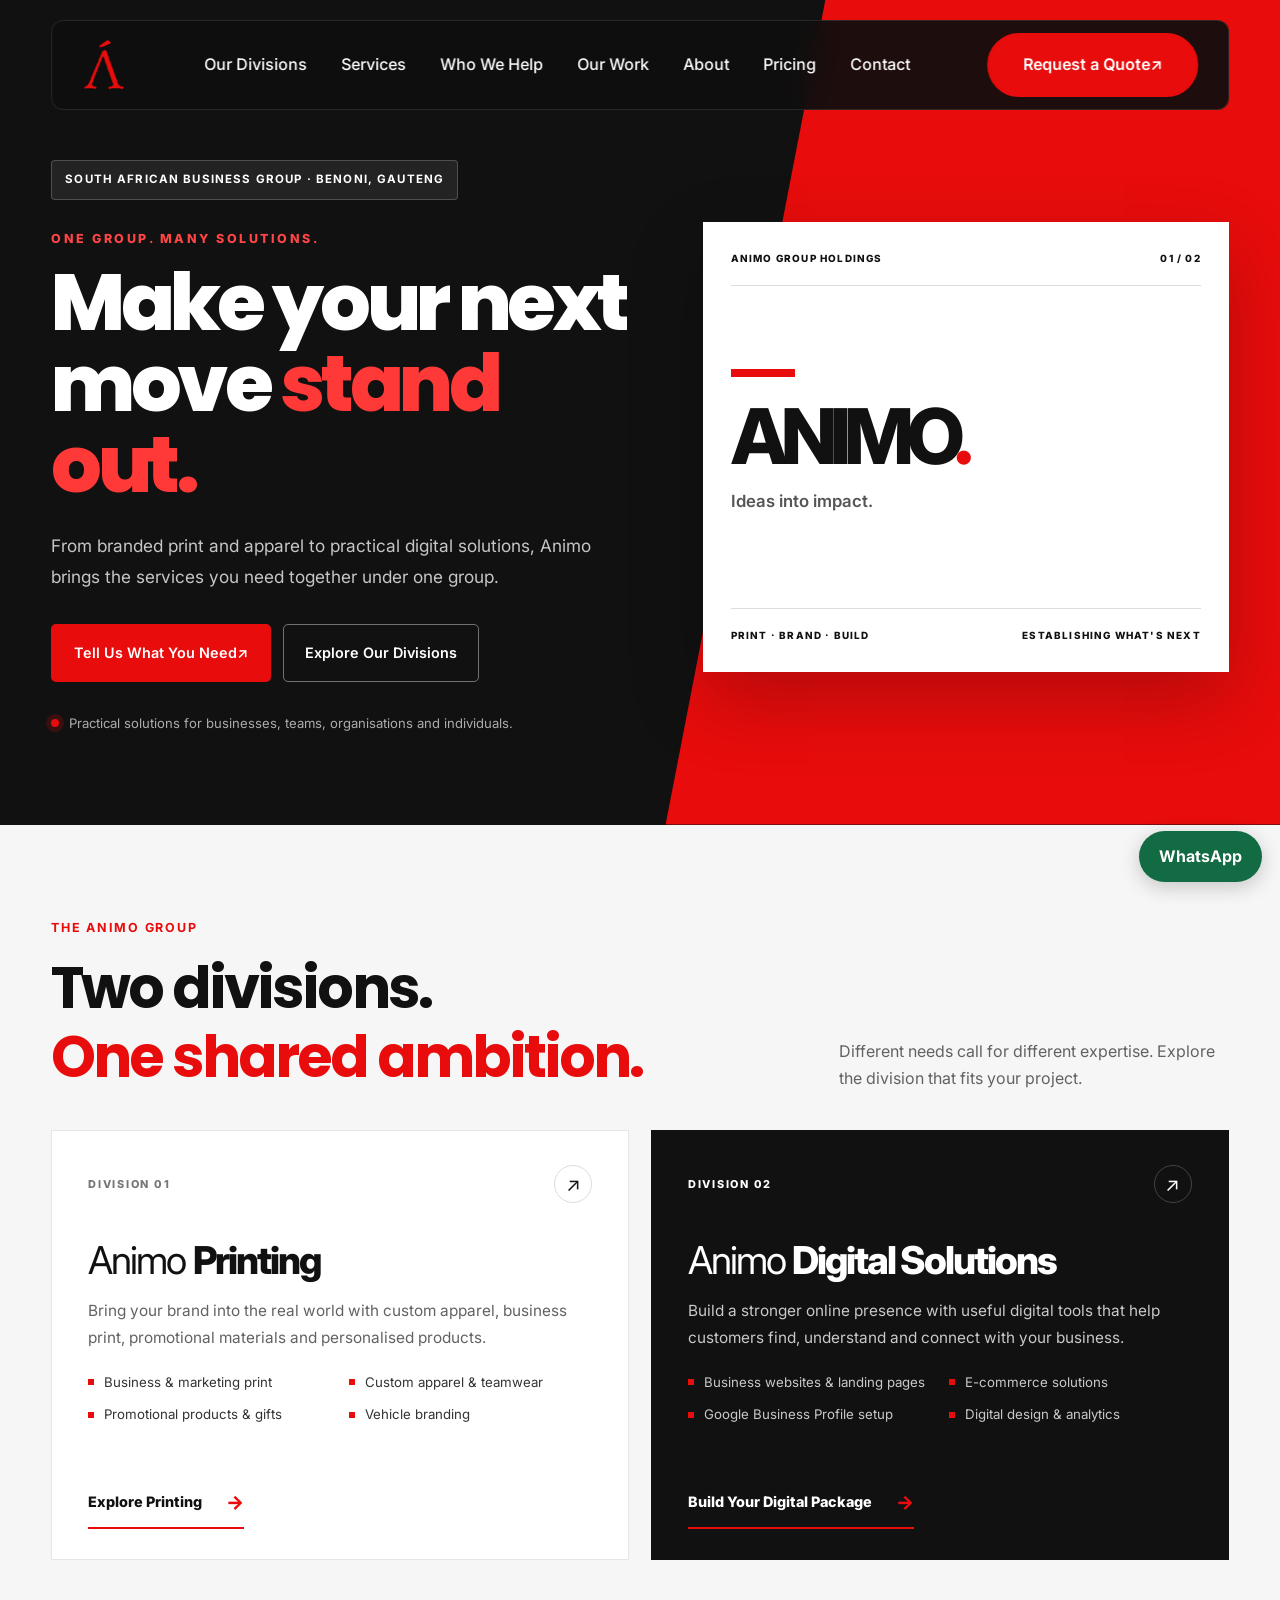
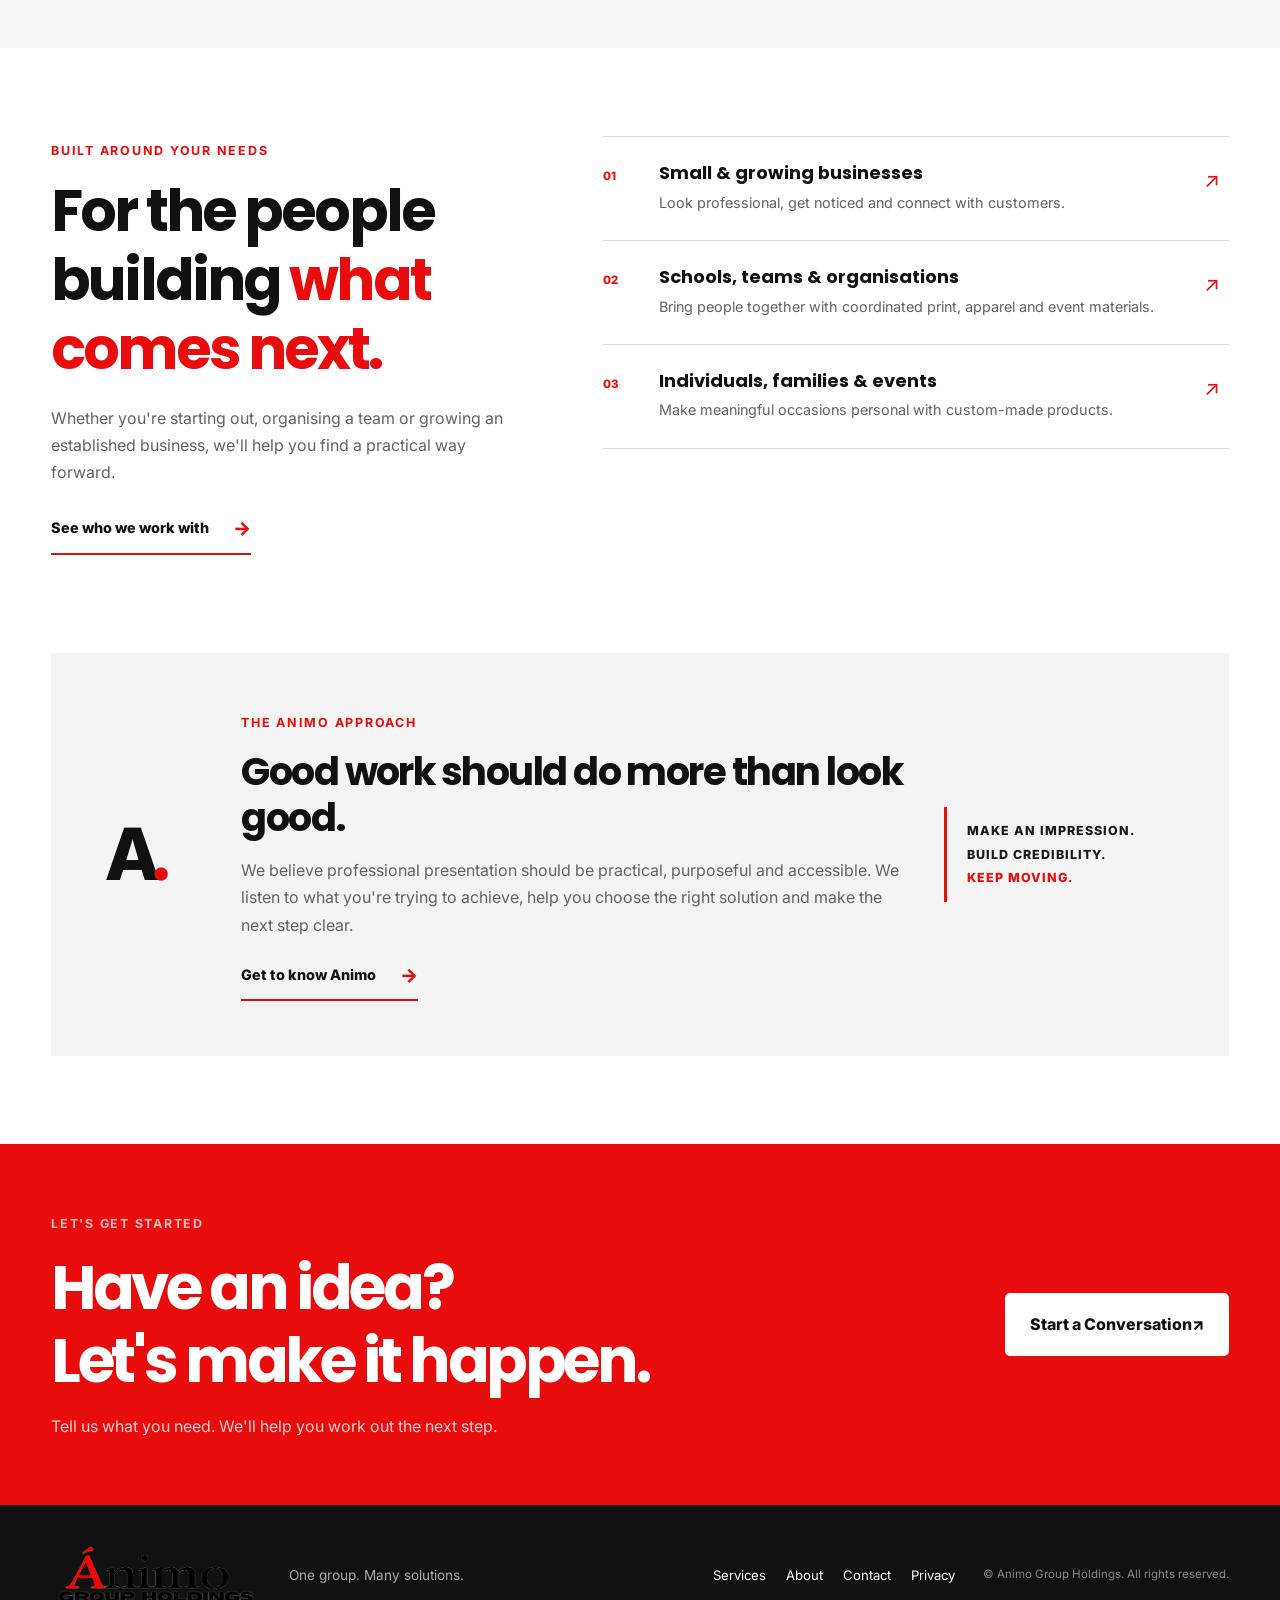
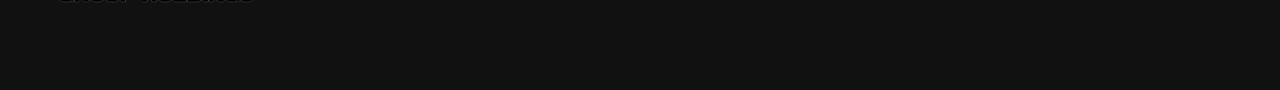
<file: index.html>
<!DOCTYPE html>
<html lang="en">
<head>
<meta charset="UTF-8">
<meta name="viewport" content="width=device-width, initial-scale=1.0">
<title>Animo Group Holdings | One Group. Many Solutions.</title>
<meta name="description" content="Animo Group Holdings brings together Animo Printing and Animo Digital Solutions to help businesses, organisations and individuals present themselves professionally. Based in Benoni, Gauteng.">
<link rel="canonical" href="https://animogroup.pages.dev/">
<meta property="og:type" content="website">
<meta property="og:site_name" content="Animo Group Holdings">
<meta property="og:title" content="Animo Group Holdings | One Group. Many Solutions.">
<meta property="og:description" content="Printing, branding and digital solutions from one South African business group.">
<meta property="og:url" content="https://animogroup.pages.dev/">
<meta name="theme-color" content="#E80C0C">
<link rel="stylesheet" href="assets/css/style.css">
<link rel="stylesheet" href="assets/css/logo.css">
<link rel="stylesheet" href="assets/css/packages.css">
<script async src="https://www.googletagmanager.com/gtag/js?id=G-RNE1MM3JN4"></script>
<script>window.dataLayer=window.dataLayer||[];function gtag(){dataLayer.push(arguments);}gtag('js',new Date());gtag('config','G-RNE1MM3JN4');</script>
<link rel="icon" type="image/svg+xml" href="assets/images/animo-a.svg"><link rel="preconnect" href="https://fonts.googleapis.com"><link rel="preconnect" href="https://fonts.gstatic.com" crossorigin></head>
<body class="home-redesign">
<a class="skip-link" href="#main-content">Skip to main content</a>
<header id="header">
  <nav class="navbar container" aria-label="Main navigation">
    <a href="index.html" class="logo" aria-label="Animo Group Holdings home"><img src="assets/images/animo-a.svg" alt="Animo"></a>
    <ul class="nav-menu">
      <li><a href="#divisions">Our Divisions</a></li><li><a href="services.html">Services</a></li><li><a href="industries.html">Who We Help</a></li><li><a href="portfolio.html">Our Work</a></li><li><a href="about.html">About</a></li><li><a href="digital-pricing.html">Pricing</a></li><li><a href="contact.html">Contact</a></li>
    </ul>
    <a href="contact.html#quote" class="btn btn-primary nav-cta">Request a Quote <span aria-hidden="true">↗</span></a>
    <button class="menu-toggle" aria-label="Open navigation menu" aria-expanded="false">☰</button>
  </nav>
</header>
<main id="main-content" tabindex="-1">
  <section id="hero" class="red-hero">
    <div class="container red-hero-grid">
      <div class="red-hero-copy">
        <span class="hero-badge">SOUTH AFRICAN BUSINESS GROUP · BENONI, GAUTENG</span>
        <p class="red-kicker">ONE GROUP. MANY SOLUTIONS.</p>
        <h1>Make your next move <span>stand out.</span></h1>
        <p class="hero-description">From branded print and apparel to practical digital solutions, Animo brings the services you need together under one group.</p>
        <div class="hero-buttons"><a href="contact.html#quote" class="btn btn-primary">Tell Us What You Need <span aria-hidden="true">↗</span></a><a href="#divisions" class="btn btn-secondary">Explore Our Divisions</a></div>
        <div class="red-hero-note"><span class="red-dot"></span> Practical solutions for businesses, teams, organisations and individuals.</div>
      </div>
      <div class="red-hero-art" aria-label="Animo's two trading divisions">
        <div class="hero-art-top"><span>ANIMO GROUP HOLDINGS</span><span>01 / 02</span></div>
        <div class="hero-art-main"><span class="hero-art-line"></span><span class="hero-art-word">ANIMO<span>.</span></span><p>Ideas into impact.</p></div>
        <div class="hero-art-bottom"><span>PRINT · BRAND · BUILD</span><span>ESTABLISHING WHAT'S NEXT</span></div>
      </div>
    </div>
  </section>
  <section id="divisions" class="division-section">
    <div class="container">
      <div class="section-heading division-heading"><div><span class="section-eyebrow">THE ANIMO GROUP</span><h2>Two divisions.<br><span>One shared ambition.</span></h2></div><p>Different needs call for different expertise. Explore the division that fits your project.</p></div>
      <div class="division-grid">
        <article class="division-card printing-card">
          <div class="division-card-top"><span class="division-index">DIVISION 01</span><span class="division-symbol" aria-hidden="true">↗</span></div>
          <div class="division-name">Animo <strong>Printing</strong></div>
          <p>Bring your brand into the real world with custom apparel, business print, promotional materials and personalised products.</p>
          <ul><li>Business & marketing print</li><li>Custom apparel & teamwear</li><li>Promotional products & gifts</li><li>Vehicle branding</li></ul>
          <a class="division-link" href="services.html">Explore Printing <span aria-hidden="true">→</span></a>
        </article>
        <article class="division-card digital-card">
          <div class="division-card-top"><span class="division-index">DIVISION 02</span><span class="division-symbol" aria-hidden="true">↗</span></div>
          <div class="division-name">Animo <strong>Digital Solutions</strong></div>
          <p>Build a stronger online presence with useful digital tools that help customers find, understand and connect with your business.</p>
          <ul><li>Business websites & landing pages</li><li>E-commerce solutions</li><li>Google Business Profile setup</li><li>Digital design & analytics</li></ul>
          <a class="division-link" href="digital-pricing.html">Build Your Digital Package <span aria-hidden="true">→</span></a>
        </article>
      </div>
    </div>
  </section>
  <section class="audience-section">
    <div class="container audience-layout">
      <div><span class="section-eyebrow">BUILT AROUND YOUR NEEDS</span><h2>For the people building <span>what comes next.</span></h2><p>Whether you're starting out, organising a team or growing an established business, we'll help you find a practical way forward.</p><a href="industries.html" class="text-link">See who we work with <span aria-hidden="true">→</span></a></div>
      <div class="audience-list">
        <div class="audience-row"><span>01</span><div><h3>Small & growing businesses</h3><p>Look professional, get noticed and connect with customers.</p></div><span class="audience-arrow">↗</span></div>
        <div class="audience-row"><span>02</span><div><h3>Schools, teams & organisations</h3><p>Bring people together with coordinated print, apparel and event materials.</p></div><span class="audience-arrow">↗</span></div>
        <div class="audience-row"><span>03</span><div><h3>Individuals, families & events</h3><p>Make meaningful occasions personal with custom-made products.</p></div><span class="audience-arrow">↗</span></div>
      </div>
    </div>
  </section>
  <section class="approach-section">
    <div class="container approach-panel"><div class="approach-mark">A<span>.</span></div><div class="approach-copy"><span class="section-eyebrow">THE ANIMO APPROACH</span><h2>Good work should do more than look good.</h2><p>We believe professional presentation should be practical, purposeful and accessible. We listen to what you're trying to achieve, help you choose the right solution and make the next step clear.</p><a href="about.html" class="text-link">Get to know Animo <span aria-hidden="true">→</span></a></div><div class="approach-stamp">MAKE AN IMPRESSION.<br>BUILD CREDIBILITY.<br><span>KEEP MOVING.</span></div></div>
  </section>
  <section class="red-final-cta">
    <div class="container final-cta-inner"><div><span class="section-eyebrow">LET'S GET STARTED</span><h2>Have an idea?<br>Let's make it happen.</h2><p>Tell us what you need. We'll help you work out the next step.</p></div><a href="contact.html#quote" class="btn btn-light">Start a Conversation <span aria-hidden="true">↗</span></a></div>
  </section>
</main>
<footer class="site-footer red-footer"><div class="container footer-inner"><a href="index.html" class="footer-brand footer-brand-image" aria-label="Animo Group Holdings"><img loading="lazy" decoding="async" src="assets/images/logo-transparent.png" alt="Animo Group Holdings"></a><p>One group. Many solutions.</p><div class="footer-links"><a href="services.html">Services</a><a href="about.html">About</a><a href="contact.html">Contact</a><a href="privacy.html">Privacy</a></div><small>© Animo Group Holdings. All rights reserved.</small></div></footer>
<script src="assets/js/app.js"></script>
</body>
</html>
</file>
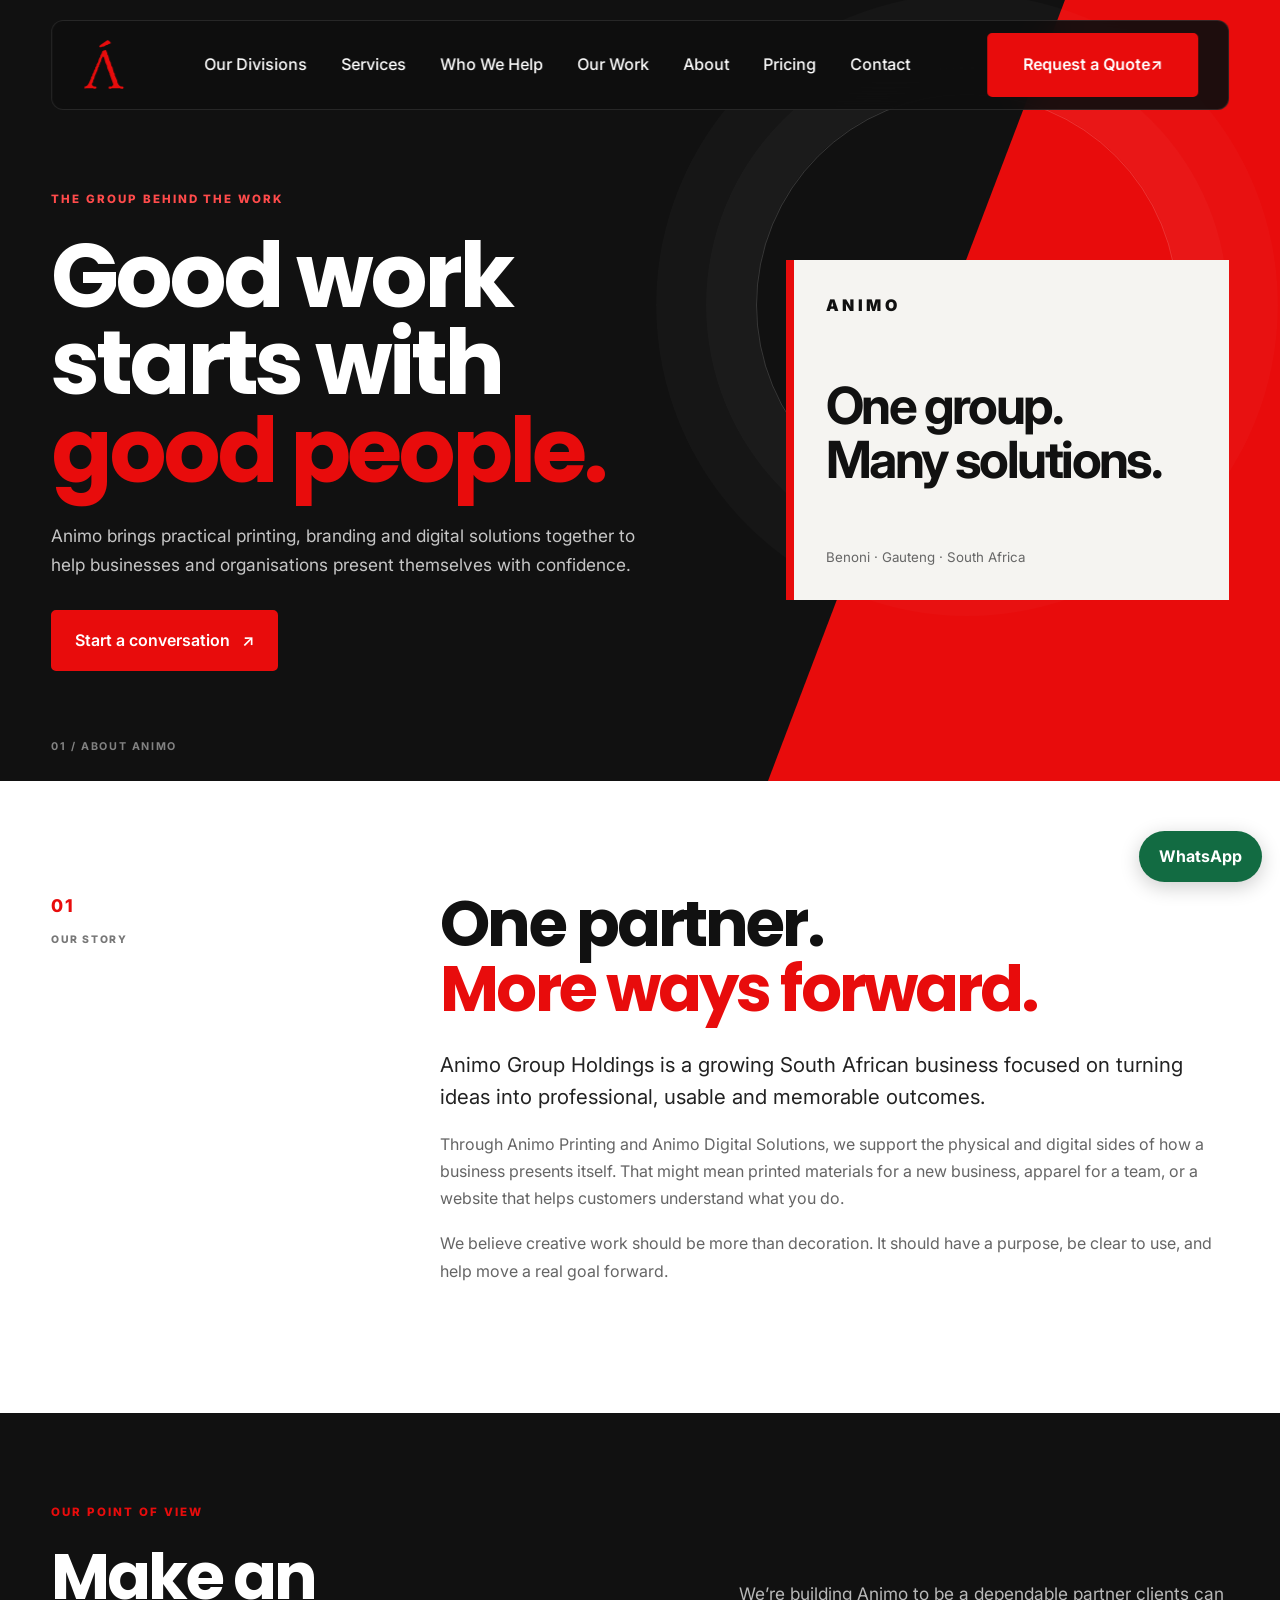
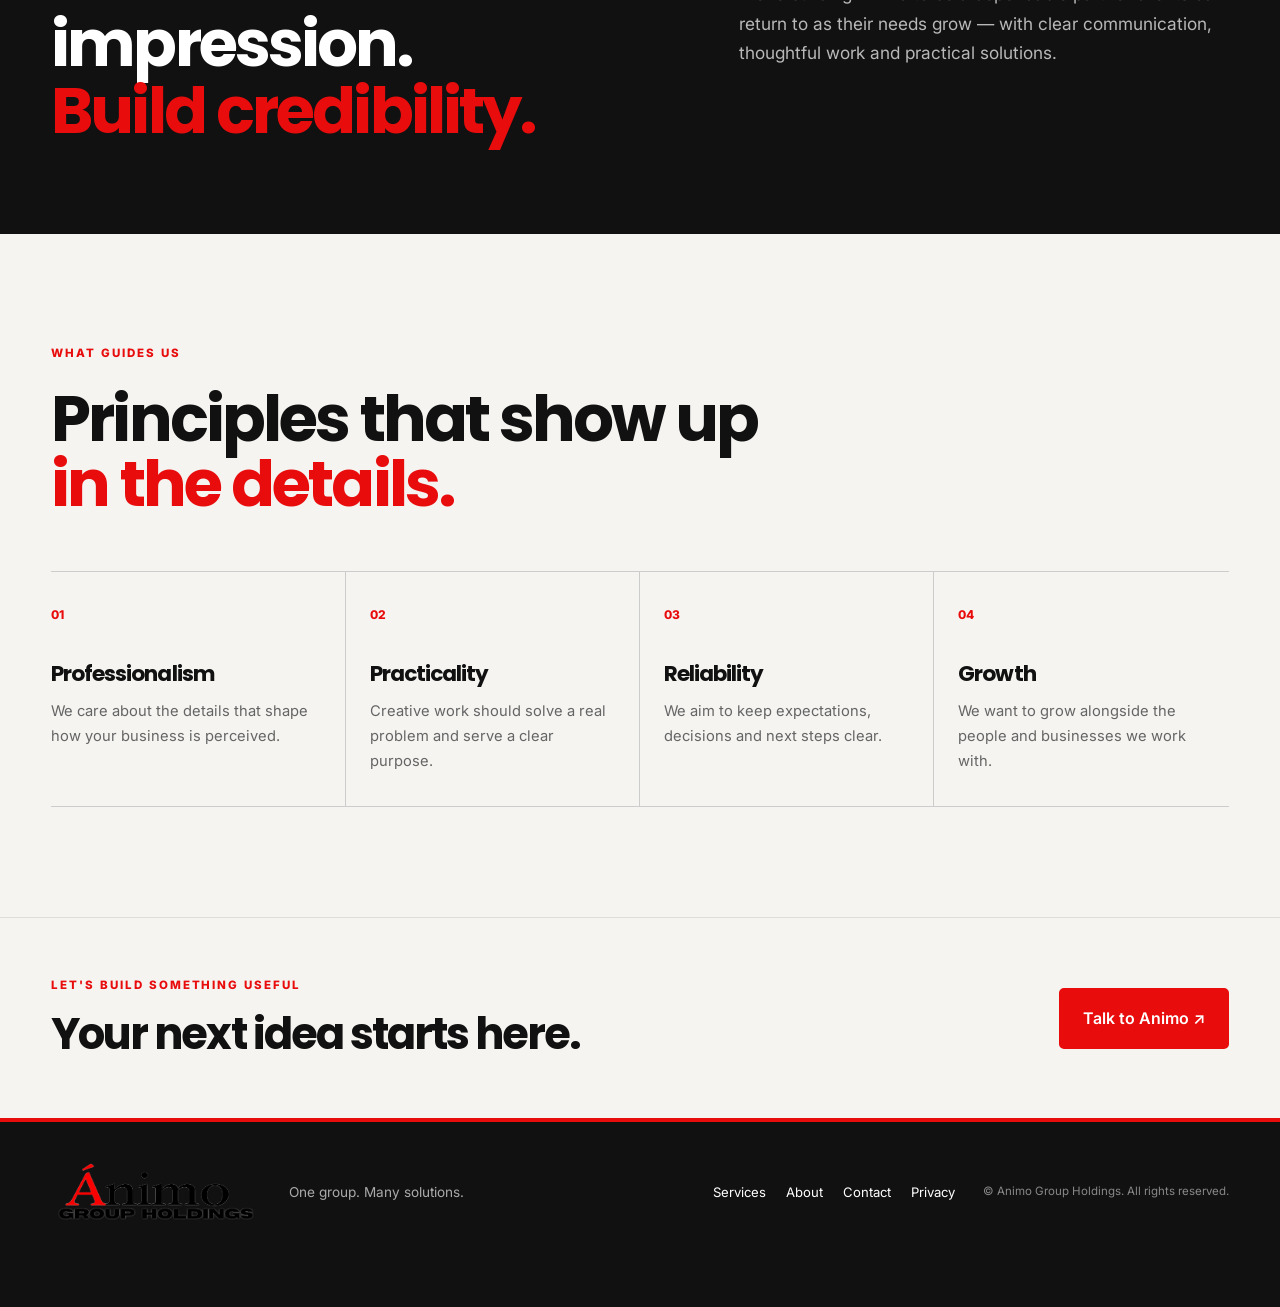
<file: about.html>
<!DOCTYPE html>
<html lang="en"><head><script async src="https://www.googletagmanager.com/gtag/js?id=G-RNE1MM3JN4"></script><script>window.dataLayer=window.dataLayer||[];function gtag(){dataLayer.push(arguments);}gtag('js',new Date());gtag('config','G-RNE1MM3JN4');</script><meta charset="UTF-8"><meta name="viewport" content="width=device-width, initial-scale=1.0"><title>About | Animo Group Holdings</title><meta name="description" content="Learn more about Animo Group Holdings in Benoni, Gauteng, our approach and the solutions we provide to businesses and organisations."><link rel="canonical" href="https://animogroup.pages.dev/about"><meta property="og:type" content="website"><meta property="og:site_name" content="Animo Group Holdings"><meta property="og:title" content="About | Animo Group Holdings"><meta property="og:description" content="Learn more about Animo Group Holdings in Benoni, Gauteng and how we support businesses and organisations."><meta property="og:url" content="https://animogroup.pages.dev/about"><meta name="twitter:card" content="summary"><meta name="twitter:title" content="About | Animo Group Holdings"><meta name="twitter:description" content="Learn more about Animo Group Holdings in Benoni, Gauteng and how we support businesses and organisations."><meta name="theme-color" content="#E80C0C"><link rel="stylesheet" href="assets/css/style.css"><link rel="stylesheet" href="assets/css/logo.css"><link rel="icon" type="image/svg+xml" href="assets/images/animo-a.svg"><link rel="preconnect" href="https://fonts.googleapis.com"><link rel="preconnect" href="https://fonts.gstatic.com" crossorigin></head><body>
<a class="skip-link" href="#main-content">Skip to main content</a><header id="header"><nav class="navbar container" aria-label="Main navigation">
    <a href="index.html" class="logo" aria-label="Animo Group Holdings home"><img src="assets/images/animo-a.svg" alt="Animo"></a>
    <ul class="nav-menu">
      <li><a href="index.html#divisions">Our Divisions</a></li><li><a href="services.html">Services</a></li><li><a href="industries.html">Who We Help</a></li><li><a href="portfolio.html">Our Work</a></li><li><a href="about.html">About</a></li><li><a href="digital-pricing.html">Pricing</a></li><li><a href="contact.html">Contact</a></li>
    </ul>
    <a href="contact.html#quote" class="btn btn-primary nav-cta">Request a Quote <span aria-hidden="true">↗</span></a>
    <button class="menu-toggle" aria-label="Open navigation menu" aria-expanded="false">☰</button>
  </nav></header><main id="main-content" tabindex="-1" class="inner-redesign">
<section class="inner-hero about-hero"><div class="container inner-hero-grid"><div><span class="eyebrow-line">THE GROUP BEHIND THE WORK</span><h1>Good work starts with <em>good people.</em></h1><p>Animo brings practical printing, branding and digital solutions together to help businesses and organisations present themselves with confidence.</p><a class="btn btn-primary" href="contact.html#quote">Start a conversation <span aria-hidden="true">↗</span></a></div><div class="hero-stamp"><span>ANIMO</span><strong>One group.<br>Many solutions.</strong><small>Benoni · Gauteng · South Africa</small></div></div><div class="hero-index">01 / ABOUT ANIMO</div></section>
<section class="editorial-section"><div class="container editorial-grid"><div class="section-marker">01 <span>OUR STORY</span></div><div class="editorial-copy"><h2>One partner.<br><em>More ways forward.</em></h2><p class="large-copy">Animo Group Holdings is a growing South African business focused on turning ideas into professional, usable and memorable outcomes.</p><p>Through Animo Printing and Animo Digital Solutions, we support the physical and digital sides of how a business presents itself. That might mean printed materials for a new business, apparel for a team, or a website that helps customers understand what you do.</p><p>We believe creative work should be more than decoration. It should have a purpose, be clear to use, and help move a real goal forward.</p></div></div></section>
<section class="dark-band"><div class="container dark-band-grid"><div><span class="eyebrow-line">OUR POINT OF VIEW</span><h2>Make an impression.<br><em>Build credibility.</em></h2></div><p>We’re building Animo to be a dependable partner clients can return to as their needs grow — with clear communication, thoughtful work and practical solutions.</p></div></section>
<section class="editorial-section values-editorial"><div class="container"><div class="section-intro"><span class="eyebrow-line">WHAT GUIDES US</span><h2>Principles that show up<br><em>in the details.</em></h2></div><div class="principle-grid"><article><span>01</span><h3>Professionalism</h3><p>We care about the details that shape how your business is perceived.</p></article><article><span>02</span><h3>Practicality</h3><p>Creative work should solve a real problem and serve a clear purpose.</p></article><article><span>03</span><h3>Reliability</h3><p>We aim to keep expectations, decisions and next steps clear.</p></article><article><span>04</span><h3>Growth</h3><p>We want to grow alongside the people and businesses we work with.</p></article></div></div></section>
<section class="closing-strip"><div class="container"><div><span class="eyebrow-line">LET'S BUILD SOMETHING USEFUL</span><h2>Your next idea starts here.</h2></div><a class="btn btn-primary" href="contact.html#quote">Talk to Animo ↗</a></div></section></main><footer class="site-footer red-footer"><div class="container footer-inner"><a href="index.html" class="footer-brand footer-brand-image" aria-label="Animo Group Holdings"><img loading="lazy" decoding="async" src="assets/images/logo-transparent.png" alt="Animo Group Holdings"></a><p>One group. Many solutions.</p><div class="footer-links"><a href="services.html">Services</a><a href="about.html">About</a><a href="contact.html">Contact</a><a href="privacy.html">Privacy</a></div><small>© Animo Group Holdings. All rights reserved.</small></div></footer><script src="assets/js/app.js"></script></body></html>
</file>
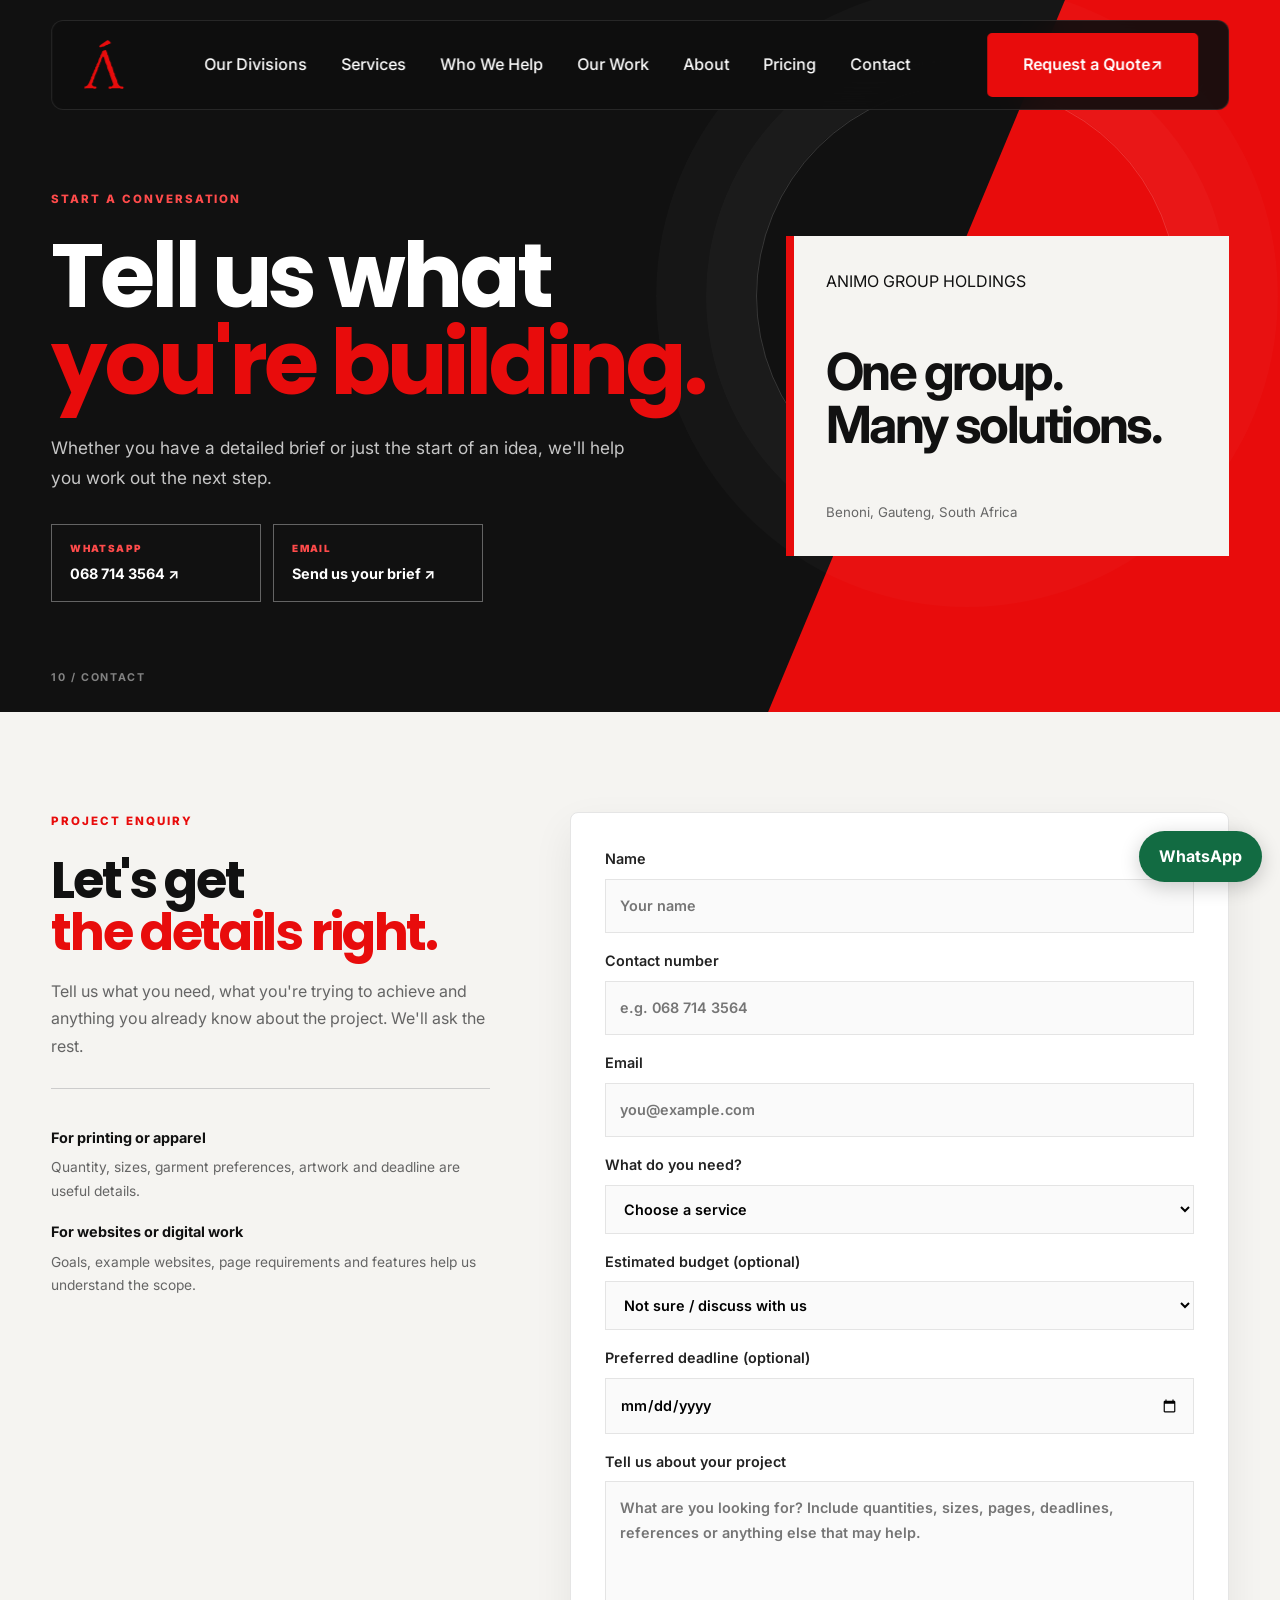
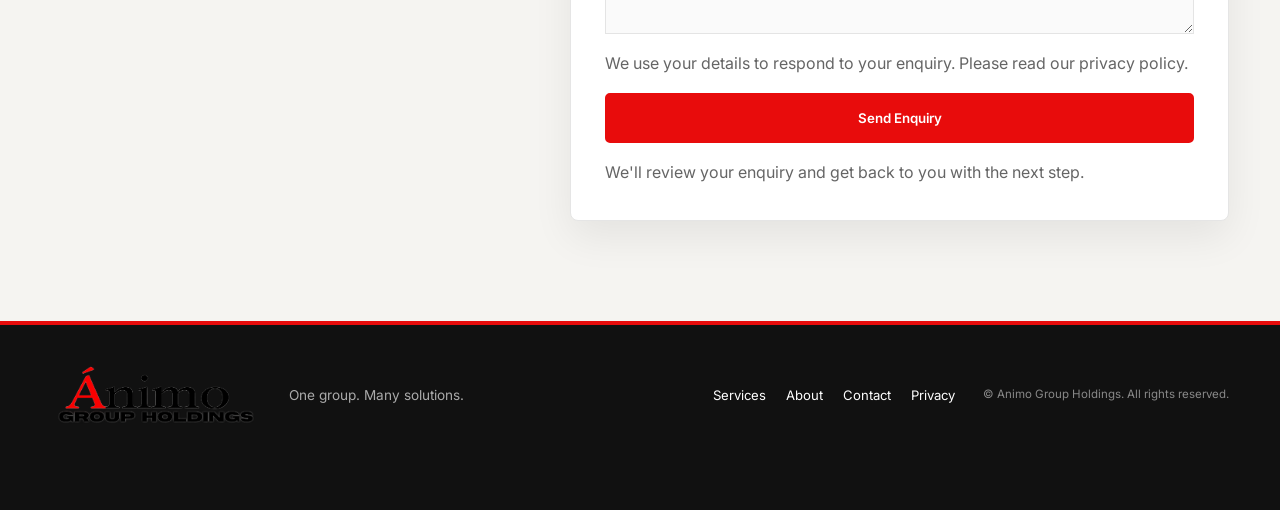
<file: contact.html>
<!DOCTYPE html>
<html lang="en">
<head><script async src="https://www.googletagmanager.com/gtag/js?id=G-RNE1MM3JN4"></script><script>window.dataLayer=window.dataLayer||[];function gtag(){dataLayer.push(arguments);}gtag('js',new Date());gtag('config','G-RNE1MM3JN4');</script>
<meta charset="UTF-8"><meta name="viewport" content="width=device-width, initial-scale=1.0">
<title>Contact | Animo Group Holdings</title>
<meta name="description" content="Start a project with Animo Group Holdings in Benoni, Gauteng for printing, branding and digital solutions.">
<link rel="canonical" href="https://animogroup.pages.dev/contact">
<meta property="og:type" content="website"><meta property="og:site_name" content="Animo Group Holdings"><meta property="og:title" content="Contact | Animo Group Holdings"><meta property="og:description" content="Start a project with Animo Group Holdings in Benoni, Gauteng for printing, branding and digital solutions."><meta property="og:url" content="https://animogroup.pages.dev/contact">
<meta name="twitter:card" content="summary"><meta name="twitter:title" content="Contact | Animo Group Holdings"><meta name="twitter:description" content="Start a project with Animo Group Holdings in Benoni, Gauteng for printing, branding and digital solutions.">
<meta name="theme-color" content="#E80C0C">
<link rel="stylesheet" href="assets/css/style.css"><link rel="stylesheet" href="assets/css/logo.css">
<link rel="icon" type="image/svg+xml" href="assets/images/animo-a.svg"><link rel="preconnect" href="https://fonts.googleapis.com"><link rel="preconnect" href="https://fonts.gstatic.com" crossorigin></head>
<body>
<a class="skip-link" href="#main-content">Skip to main content</a>
<header id="header"><nav class="navbar container" aria-label="Main navigation">
    <a href="index.html" class="logo" aria-label="Animo Group Holdings home"><img src="assets/images/animo-a.svg" alt="Animo"></a>
    <ul class="nav-menu">
      <li><a href="index.html#divisions">Our Divisions</a></li><li><a href="services.html">Services</a></li><li><a href="industries.html">Who We Help</a></li><li><a href="portfolio.html">Our Work</a></li><li><a href="about.html">About</a></li><li><a href="digital-pricing.html">Pricing</a></li><li><a href="contact.html">Contact</a></li>
    </ul>
    <a href="contact.html#quote" class="btn btn-primary nav-cta">Request a Quote <span aria-hidden="true">↗</span></a>
    <button class="menu-toggle" aria-label="Open navigation menu" aria-expanded="false">☰</button>
  </nav></header>
<main id="main-content" tabindex="-1" class="inner-redesign">
<section class="inner-hero contact-hero"><div class="container inner-hero-grid"><div><span class="eyebrow-line">START A CONVERSATION</span><h1>Tell us what<br><em>you're building.</em></h1><p>Whether you have a detailed brief or just the start of an idea, we'll help you work out the next step.</p><div class="contact-quick-links"><a href="https://wa.me/27687143564"><span>WHATSAPP</span><strong>068 714 3564 ↗</strong></a><a href="mailto:animogroupholdings@gmail.com"><span>EMAIL</span><strong>Send us your brief ↗</strong></a></div></div><div class="contact-side-card"><span>ANIMO GROUP HOLDINGS</span><strong>One group.<br>Many solutions.</strong><small>Benoni, Gauteng, South Africa</small></div></div><div class="hero-index">10 / CONTACT</div></section>
<section id="quote" class="contact-redesign"><div class="container contact-redesign-grid"><div class="contact-form-intro"><span class="eyebrow-line">PROJECT ENQUIRY</span><h2>Let's get<br><em>the details right.</em></h2><p>Tell us what you need, what you're trying to achieve and anything you already know about the project. We'll ask the rest.</p><div class="contact-help"><b>For printing or apparel</b><p>Quantity, sizes, garment preferences, artwork and deadline are useful details.</p><b>For websites or digital work</b><p>Goals, example websites, page requirements and features help us understand the scope.</p></div></div><form class="quote-form" action="https://formsubmit.co/animogroupholdings@gmail.com" method="POST">
<input type="hidden" name="_subject" value="New Animo Website Enquiry"><input type="hidden" name="_template" value="table"><input type="hidden" name="_url" value="https://animogroup.pages.dev/contact">
<input type="text" name="_honey" tabindex="-1" autocomplete="off" style="display:none" aria-hidden="true">
<label>Name<input type="text" name="name" placeholder="Your name" autocomplete="name" required></label>
<label>Contact number<input type="tel" name="phone" placeholder="e.g. 068 714 3564" autocomplete="tel" required></label>
<label>Email<input type="email" name="email" placeholder="you@example.com" autocomplete="email"></label>
<label>What do you need?<select name="service" id="quote-service" required><option value="">Choose a service</option><option>Printing</option><option>Branding &amp; Apparel</option><option>Vehicle Branding</option><option>Web &amp; App Development</option><option>Digital Marketing &amp; Design</option><option>Business Solutions</option><option>Something else</option></select></label>
<div class="quote-details" data-quote-group="print" hidden><label>Product or garment<input name="product" placeholder="e.g. T-shirts, mugs, business cards" disabled></label><label>Estimated quantity<input name="quantity" type="number" min="1" step="1" placeholder="e.g. 20" disabled></label><label>Artwork status<select name="artwork" disabled><option value="">Choose an option</option><option>Ready to print</option><option>Need design assistance</option><option>Not sure yet</option></select></label></div>
<div class="quote-details" data-quote-group="web" hidden><label>Website type<select name="website_type" disabled><option value="">Choose an option</option><option>One-page website</option><option>Multi-page business website</option><option>Online store</option><option>Website redesign</option><option>Custom application / not sure</option></select></label><label>Existing website (if applicable)<input type="text" name="existing_website" placeholder="Your website address" disabled></label></div>
<div class="quote-details" data-quote-group="marketing" hidden><label>What support do you need?<select name="marketing_need" disabled><option value="">Choose an option</option><option>Social media management</option><option>Graphic design</option><option>Google Business Profile</option><option>Full digital marketing support</option><option>Other / not sure</option></select></label></div>
<label>Estimated budget (optional)<select name="budget"><option value="">Not sure / discuss with us</option><option>Under R1,000</option><option>R1,000–R3,000</option><option>R3,000–R10,000</option><option>R10,000+</option></select></label>
<label>Preferred deadline (optional)<input type="date" name="deadline"></label>
<label>Tell us about your project<textarea name="message" rows="5" required placeholder="What are you looking for? Include quantities, sizes, pages, deadlines, references or anything else that may help."></textarea></label>
<p class="form-note">We use your details to respond to your enquiry. Please read our <a href="privacy.html">privacy policy</a>.</p><button type="submit" class="btn btn-primary">Send Enquiry</button>
<p class="form-note">We'll review your enquiry and get back to you with the next step.</p>
</form></div></section></main><footer class="site-footer red-footer"><div class="container footer-inner"><a href="index.html" class="footer-brand footer-brand-image" aria-label="Animo Group Holdings"><img loading="lazy" decoding="async" src="assets/images/logo-transparent.png" alt="Animo Group Holdings"></a><p>One group. Many solutions.</p><div class="footer-links"><a href="services.html">Services</a><a href="about.html">About</a><a href="contact.html">Contact</a><a href="privacy.html">Privacy</a></div><small>© Animo Group Holdings. All rights reserved.</small></div></footer><script src="assets/js/app.js"></script><script src="assets/js/estimate-prefill.js"></script></body></html>
</file>
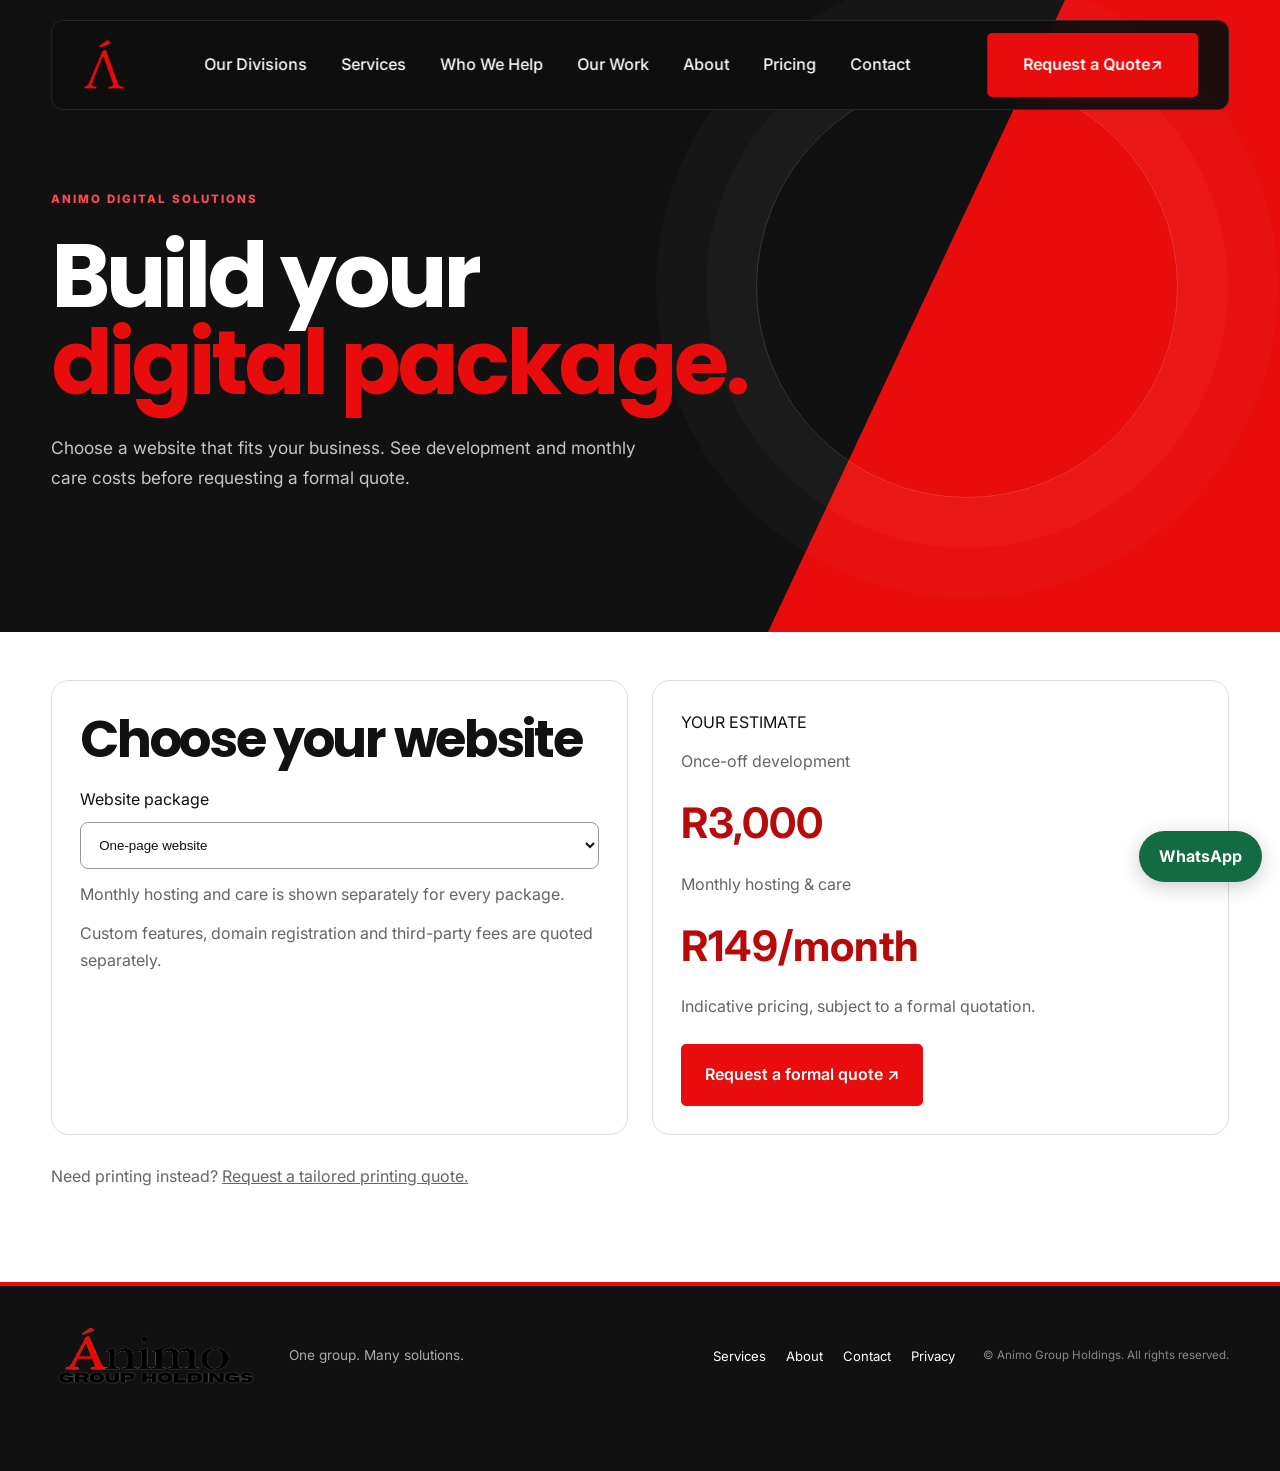
<file: digital-pricing.html>
<!DOCTYPE html><html lang="en"><head><meta charset="UTF-8"><meta name="viewport" content="width=device-width, initial-scale=1"><title>Build Your Digital Package | Animo Digital Solutions</title><meta name="description" content="Estimate website development and monthly hosting costs with Animo Digital Solutions."><link rel="canonical" href="https://animogroup.pages.dev/digital-pricing"><link rel="stylesheet" href="assets/css/style.css"><link rel="stylesheet" href="assets/css/logo.css"><link rel="stylesheet" href="assets/css/estimator.css"><link rel="icon" href="assets/images/animo-a.svg" type="image/svg+xml"></head><body><a class="skip-link" href="#main-content">Skip to main content</a><header id="header"><nav class="navbar container" aria-label="Main navigation">
    <a href="index.html" class="logo" aria-label="Animo Group Holdings home"><img src="assets/images/animo-a.svg" alt="Animo"></a>
    <ul class="nav-menu">
      <li><a href="index.html#divisions">Our Divisions</a></li><li><a href="services.html">Services</a></li><li><a href="industries.html">Who We Help</a></li><li><a href="portfolio.html">Our Work</a></li><li><a href="about.html">About</a></li><li><a href="digital-pricing.html">Pricing</a></li><li><a href="contact.html">Contact</a></li>
    </ul>
    <a href="contact.html#quote" class="btn btn-primary nav-cta">Request a Quote <span aria-hidden="true">↗</span></a>
    <button class="menu-toggle" aria-label="Open navigation menu" aria-expanded="false">☰</button>
  </nav></header><main id="main-content" tabindex="-1" class="inner-redesign"><section class="inner-hero"><div class="container"><span class="eyebrow-line">ANIMO DIGITAL SOLUTIONS</span><h1>Build your<br><em>digital package.</em></h1><p>Choose a website that fits your business. See development and monthly care costs before requesting a formal quote.</p></div></section><section class="container estimator"><div id="bf-offer" class="bf-offer" hidden><span>BLACK FRIDAY / 2026 · 50% OFF</span><h2>Big ideas. Half the price.</h2><p>Professional one-page website</p><div><del>R3,000</del> <strong>R1,500</strong></div><p>Save R1,500 on development. Hosting R149/month.</p><small>Valid until 30 November 2026, South African time.</small><button type="button" id="claim-offer" class="btn btn-primary">Select this deal ↗</button></div><div class="estimator-grid"><div><h2>Choose your website</h2><label for="digital-package">Website package</label><select id="digital-package"><option value="one">One-page website</option><option value="five">Up to 5 pages</option><option value="ten">Up to 10 pages</option><option value="shop">E-commerce</option></select><p>Monthly hosting and care is shown separately for every package.</p><p>Custom features, domain registration and third-party fees are quoted separately.</p></div><div class="estimate-result" aria-live="polite"><span>YOUR ESTIMATE</span><p>Once-off development</p><strong id="setup-cost">R3,000</strong><p id="saving" hidden></p><p>Monthly hosting &amp; care</p><strong id="monthly-cost">R149</strong><p>Indicative pricing, subject to a formal quotation.</p><a id="estimate-quote" class="btn btn-primary" href="contact.html#quote">Request a formal quote ↗</a></div></div><p>Need printing instead? <a href="contact.html#quote">Request a tailored printing quote.</a></p></section></main><footer class="site-footer red-footer"><div class="container footer-inner"><a href="index.html" class="footer-brand footer-brand-image" aria-label="Animo Group Holdings"><img loading="lazy" decoding="async" src="assets/images/logo-transparent.png" alt="Animo Group Holdings"></a><p>One group. Many solutions.</p><div class="footer-links"><a href="services.html">Services</a><a href="about.html">About</a><a href="contact.html">Contact</a><a href="privacy.html">Privacy</a></div><small>© Animo Group Holdings. All rights reserved.</small></div></footer><script src="assets/js/app.js"></script><script src="assets/js/estimator.js"></script></body></html>
</file>
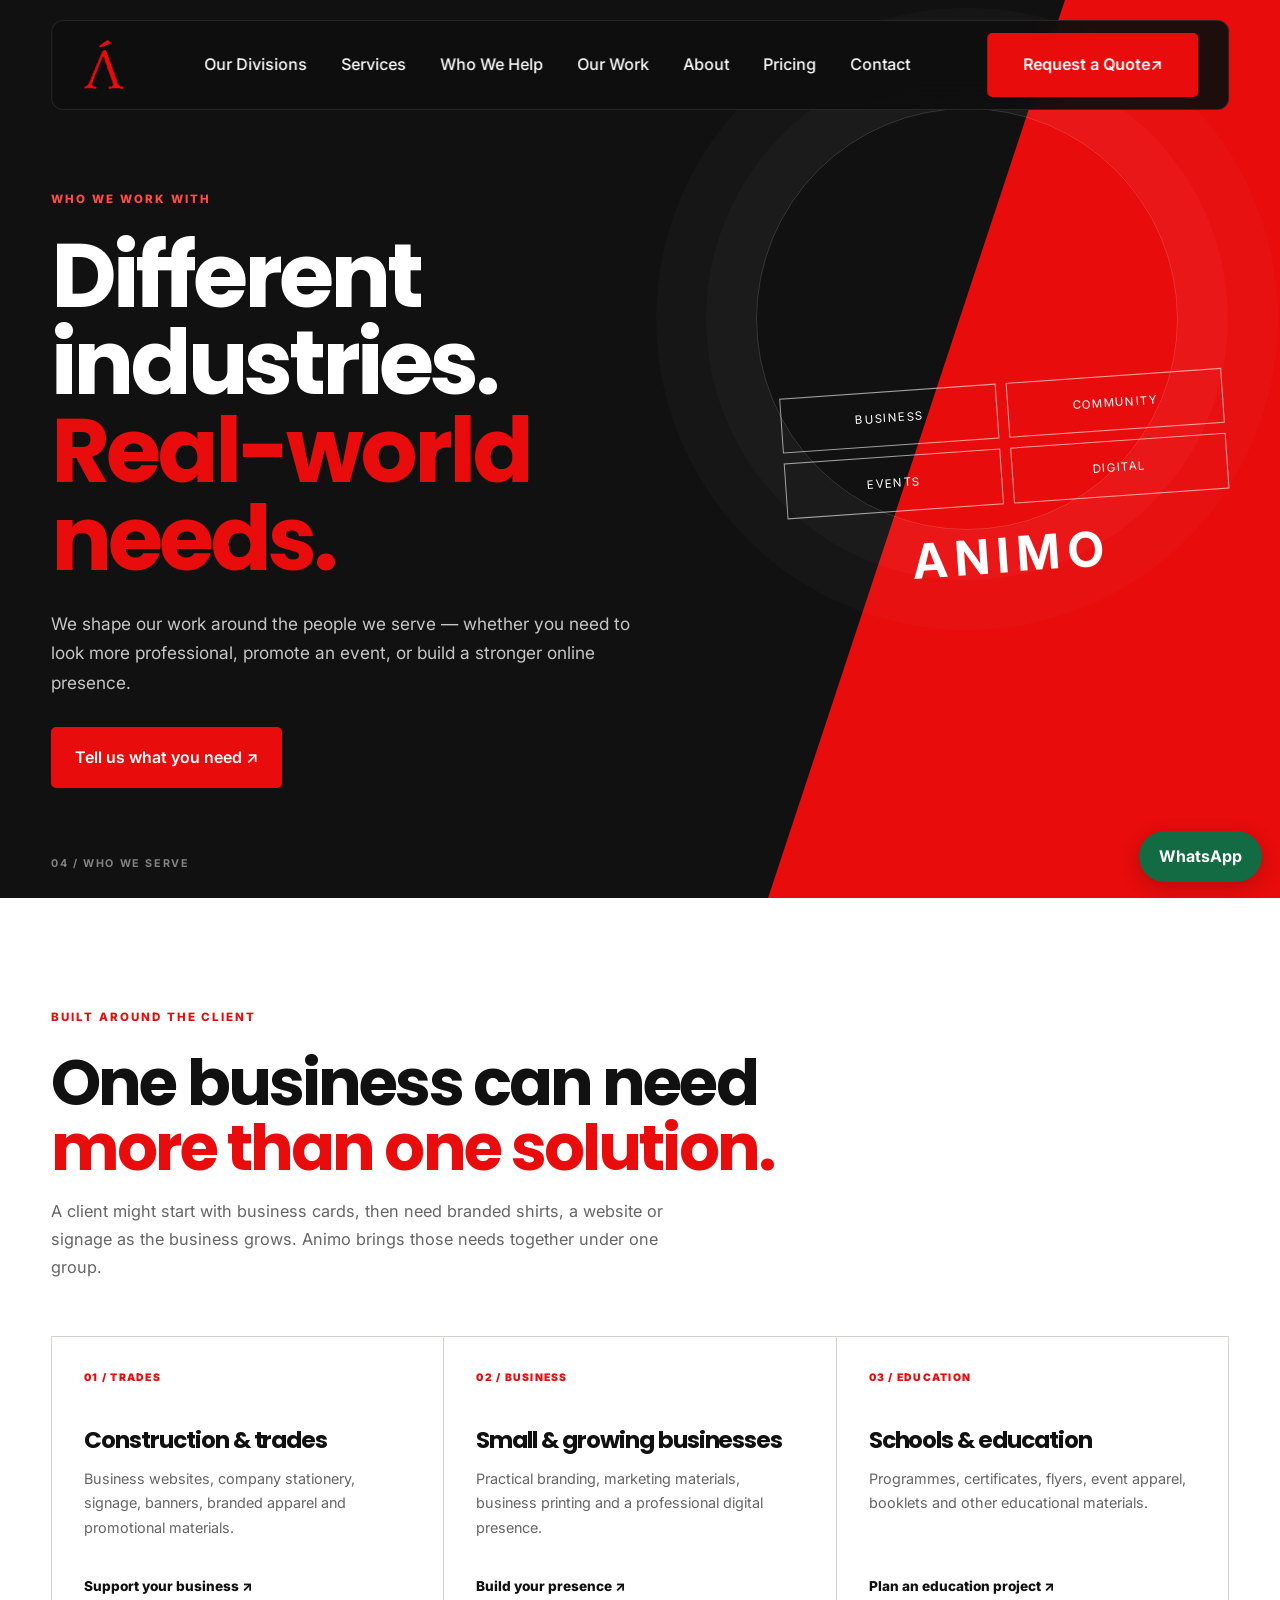
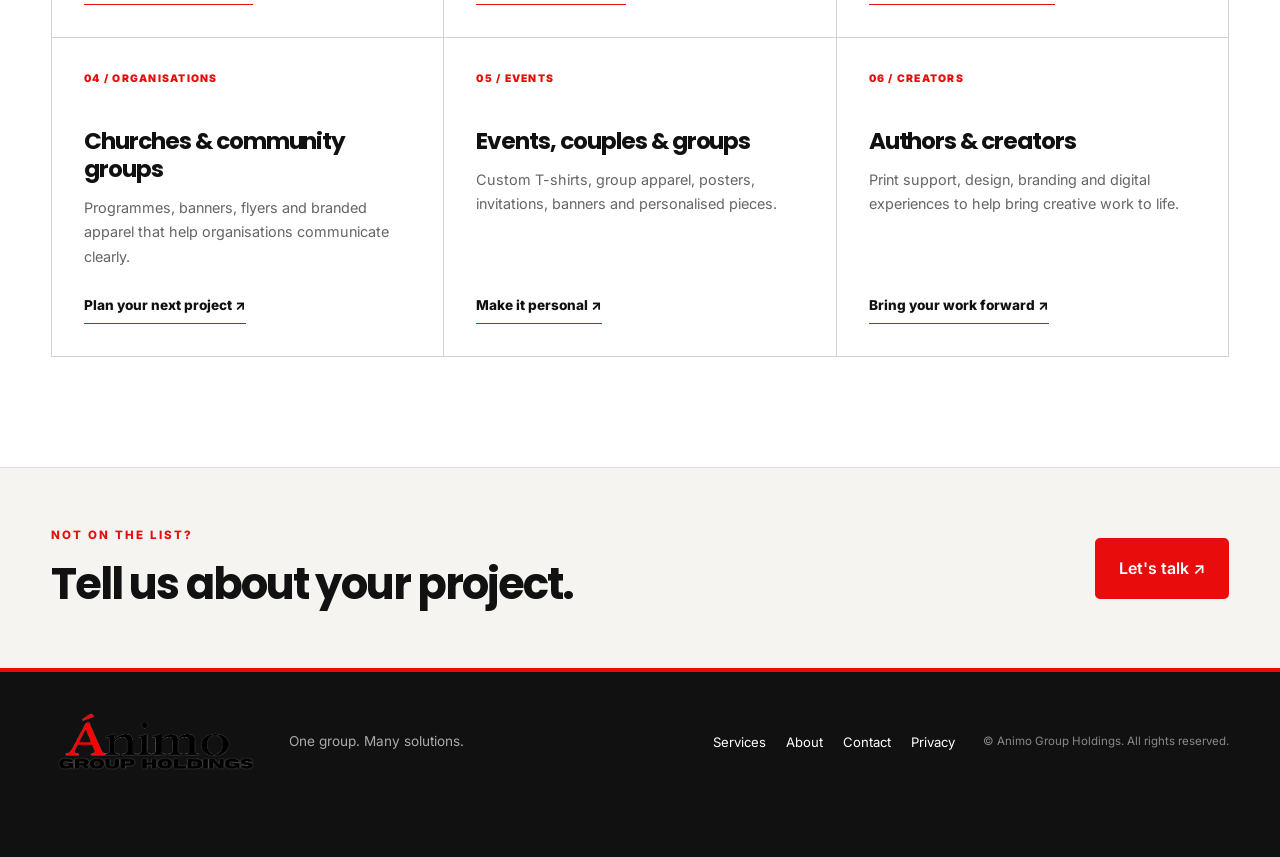
<file: industries.html>
<!DOCTYPE html>
<html lang="en"><head><script async src="https://www.googletagmanager.com/gtag/js?id=G-RNE1MM3JN4"></script><script>window.dataLayer=window.dataLayer||[];function gtag(){dataLayer.push(arguments);}gtag('js',new Date());gtag('config','G-RNE1MM3JN4');</script><meta charset="UTF-8"><meta name="viewport" content="width=device-width, initial-scale=1.0"><title>Industries | Animo Group Holdings</title><meta name="description" content="Printing, branding, publishing and digital solutions for businesses, organisations, schools, churches, events and creators in Benoni, Gauteng."><link rel="canonical" href="https://animogroup.pages.dev/industries"><meta property="og:type" content="website"><meta property="og:site_name" content="Animo Group Holdings"><meta property="og:title" content="Industries | Animo Group Holdings"><meta property="og:description" content="Printing, branding, publishing and digital solutions for businesses, organisations, schools, churches, events and creators in Benoni, Gauteng."><meta property="og:url" content="https://animogroup.pages.dev/industries"><meta name="twitter:card" content="summary"><meta name="twitter:title" content="Industries | Animo Group Holdings"><meta name="twitter:description" content="Printing, branding, publishing and digital solutions for businesses, organisations, schools, churches, events and creators in Benoni, Gauteng."><meta name="theme-color" content="#E80C0C"><link rel="stylesheet" href="assets/css/style.css"><link rel="stylesheet" href="assets/css/logo.css"><link rel="icon" type="image/svg+xml" href="assets/images/animo-a.svg"><link rel="preconnect" href="https://fonts.googleapis.com"><link rel="preconnect" href="https://fonts.gstatic.com" crossorigin></head>
<body>
<a class="skip-link" href="#main-content">Skip to main content</a><header id="header"><nav class="navbar container" aria-label="Main navigation">
    <a href="index.html" class="logo" aria-label="Animo Group Holdings home"><img src="assets/images/animo-a.svg" alt="Animo"></a>
    <ul class="nav-menu">
      <li><a href="index.html#divisions">Our Divisions</a></li><li><a href="services.html">Services</a></li><li><a href="industries.html">Who We Help</a></li><li><a href="portfolio.html">Our Work</a></li><li><a href="about.html">About</a></li><li><a href="digital-pricing.html">Pricing</a></li><li><a href="contact.html">Contact</a></li>
    </ul>
    <a href="contact.html#quote" class="btn btn-primary nav-cta">Request a Quote <span aria-hidden="true">↗</span></a>
    <button class="menu-toggle" aria-label="Open navigation menu" aria-expanded="false">☰</button>
  </nav></header>
<main id="main-content" tabindex="-1" class="inner-redesign">
<section class="inner-hero"><div class="container inner-hero-grid"><div><span class="eyebrow-line">WHO WE WORK WITH</span><h1>Different industries.<br><em>Real-world needs.</em></h1><p>We shape our work around the people we serve — whether you need to look more professional, promote an event, or build a stronger online presence.</p><a class="btn btn-primary" href="contact.html#quote">Tell us what you need ↗</a></div><div class="industry-orbit"><span>BUSINESS</span><span>COMMUNITY</span><span>EVENTS</span><span>DIGITAL</span><b>ANIMO</b></div></div><div class="hero-index">04 / WHO WE SERVE</div></section>
<section class="editorial-section"><div class="container"><div class="section-intro"><span class="eyebrow-line">BUILT AROUND THE CLIENT</span><h2>One business can need<br><em>more than one solution.</em></h2><p>A client might start with business cards, then need branded shirts, a website or signage as the business grows. Animo brings those needs together under one group.</p></div><div class="industry-cards"><article><span>01 / TRADES</span><h3>Construction & trades</h3><p>Business websites, company stationery, signage, banners, branded apparel and promotional materials.</p><a class="text-arrow" href="contact.html#quote">Support your business ↗</a></article><article><span>02 / BUSINESS</span><h3>Small & growing businesses</h3><p>Practical branding, marketing materials, business printing and a professional digital presence.</p><a class="text-arrow" href="contact.html#quote">Build your presence ↗</a></article><article><span>03 / EDUCATION</span><h3>Schools & education</h3><p>Programmes, certificates, flyers, event apparel, booklets and other educational materials.</p><a class="text-arrow" href="contact.html#quote">Plan an education project ↗</a></article><article><span>04 / ORGANISATIONS</span><h3>Churches & community groups</h3><p>Programmes, banners, flyers and branded apparel that help organisations communicate clearly.</p><a class="text-arrow" href="contact.html#quote">Plan your next project ↗</a></article><article><span>05 / EVENTS</span><h3>Events, couples & groups</h3><p>Custom T-shirts, group apparel, posters, invitations, banners and personalised pieces.</p><a class="text-arrow" href="contact.html#quote">Make it personal ↗</a></article><article><span>06 / CREATORS</span><h3>Authors & creators</h3><p>Print support, design, branding and digital experiences to help bring creative work to life.</p><a class="text-arrow" href="contact.html#quote">Bring your work forward ↗</a></article></div></div></section>
<section class="closing-strip"><div class="container"><div><span class="eyebrow-line">NOT ON THE LIST?</span><h2>Tell us about your project.</h2></div><a class="btn btn-primary" href="contact.html#quote">Let's talk ↗</a></div></section></main><footer class="site-footer red-footer"><div class="container footer-inner"><a href="index.html" class="footer-brand footer-brand-image" aria-label="Animo Group Holdings"><img loading="lazy" decoding="async" src="assets/images/logo-transparent.png" alt="Animo Group Holdings"></a><p>One group. Many solutions.</p><div class="footer-links"><a href="services.html">Services</a><a href="about.html">About</a><a href="contact.html">Contact</a><a href="privacy.html">Privacy</a></div><small>© Animo Group Holdings. All rights reserved.</small></div></footer><script src="assets/js/app.js"></script></body></html>
</file>
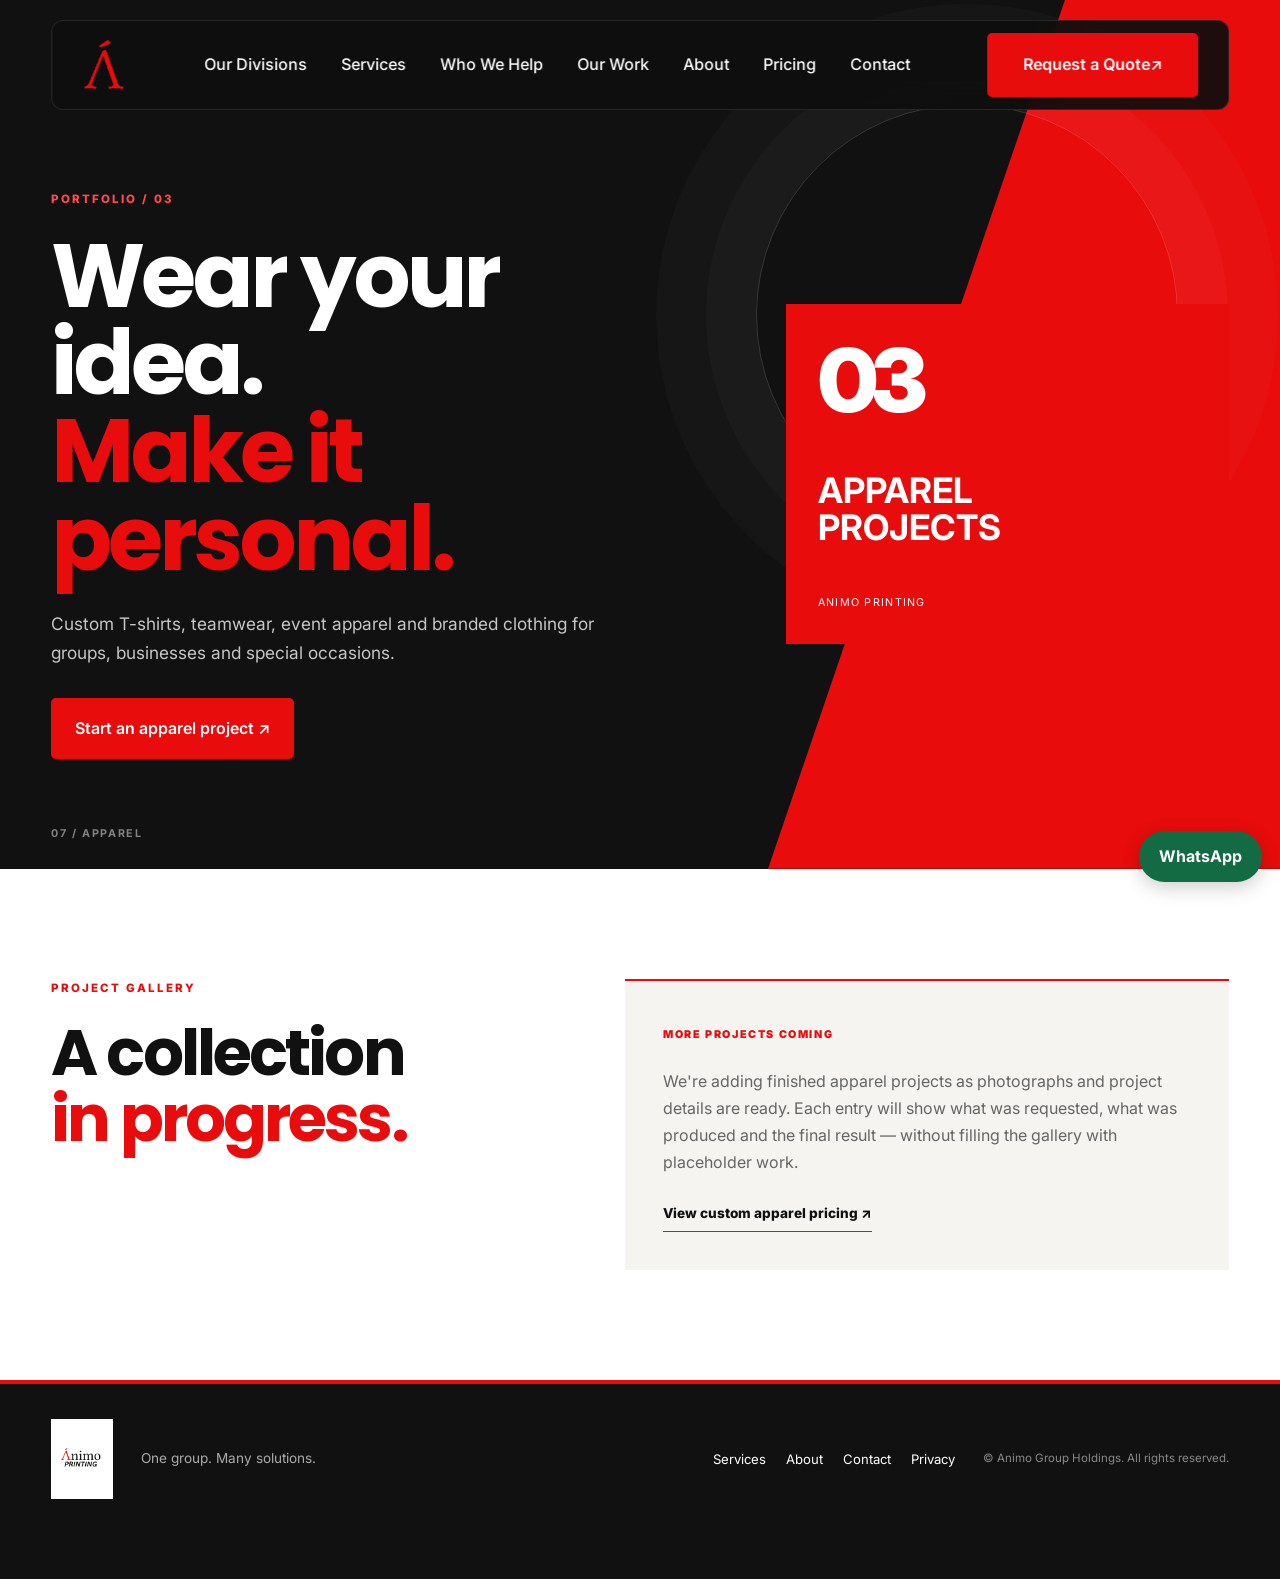
<file: portfolio-apparel.html>
<!DOCTYPE html>
<html lang="en"><head><script async src="https://www.googletagmanager.com/gtag/js?id=G-RNE1MM3JN4"></script><script>window.dataLayer=window.dataLayer||[];function gtag(){dataLayer.push(arguments);}gtag('js',new Date());gtag('config','G-RNE1MM3JN4');</script><meta charset="UTF-8"><meta name="viewport" content="width=device-width, initial-scale=1.0"><title>Custom Apparel | Animo Group Holdings</title><meta name="description" content="Custom T-shirts, teamwear, event apparel and branded clothing by Animo."><link rel="stylesheet" href="assets/css/style.css"><link rel="stylesheet" href="assets/css/logo.css"><link rel="icon" type="image/svg+xml" href="assets/images/animo-a.svg"><link rel="canonical" href="https://animogroup.pages.dev/portfolio-apparel"><link rel="preconnect" href="https://fonts.googleapis.com"><link rel="preconnect" href="https://fonts.gstatic.com" crossorigin></head><body>
<a class="skip-link" href="#main-content">Skip to main content</a><header id="header"><nav class="navbar container" aria-label="Main navigation">
    <a href="index.html" class="logo" aria-label="Animo Group Holdings home"><img src="assets/images/animo-a.svg" alt="Animo"></a>
    <ul class="nav-menu">
      <li><a href="index.html#divisions">Our Divisions</a></li><li><a href="services.html">Services</a></li><li><a href="industries.html">Who We Help</a></li><li><a href="portfolio.html">Our Work</a></li><li><a href="about.html">About</a></li><li><a href="digital-pricing.html">Pricing</a></li><li><a href="contact.html">Contact</a></li>
    </ul>
    <a href="contact.html#quote" class="btn btn-primary nav-cta">Request a Quote <span aria-hidden="true">↗</span></a>
    <button class="menu-toggle" aria-label="Open navigation menu" aria-expanded="false">☰</button>
  </nav></header><main id="main-content" tabindex="-1" class="inner-redesign">
<section class="inner-hero"><div class="container inner-hero-grid"><div><span class="eyebrow-line">PORTFOLIO / 03</span><h1>Wear your idea.<br><em>Make it personal.</em></h1><p>Custom T-shirts, teamwear, event apparel and branded clothing for groups, businesses and special occasions.</p><a class="btn btn-primary" href="contact.html#quote">Start an apparel project ↗</a></div><div class="portfolio-detail-number"><span>03</span><b>APPAREL<br>PROJECTS</b><small>ANIMO PRINTING</small></div></div><div class="hero-index">07 / APPAREL</div></section>
<section class="editorial-section"><div class="container detail-empty-layout"><div><span class="eyebrow-line">PROJECT GALLERY</span><h2>A collection<br><em>in progress.</em></h2></div><div class="gallery-empty"><span>MORE PROJECTS COMING</span><p>We're adding finished apparel projects as photographs and project details are ready. Each entry will show what was requested, what was produced and the final result — without filling the gallery with placeholder work.</p><a class="text-arrow" href="pricing.html">View custom apparel pricing ↗</a></div></div></section></main><footer class="site-footer red-footer"><div class="container footer-inner"><a href="index.html" class="footer-brand footer-brand-image" aria-label="Animo Printing"><img loading="lazy" decoding="async" src="assets/images/logo(printing).png" alt="Animo Printing"></a><p>One group. Many solutions.</p><div class="footer-links"><a href="services.html">Services</a><a href="about.html">About</a><a href="contact.html">Contact</a><a href="privacy.html">Privacy</a></div><small>© Animo Group Holdings. All rights reserved.</small></div></footer><script src="assets/js/app.js"></script></body></html>
</file>
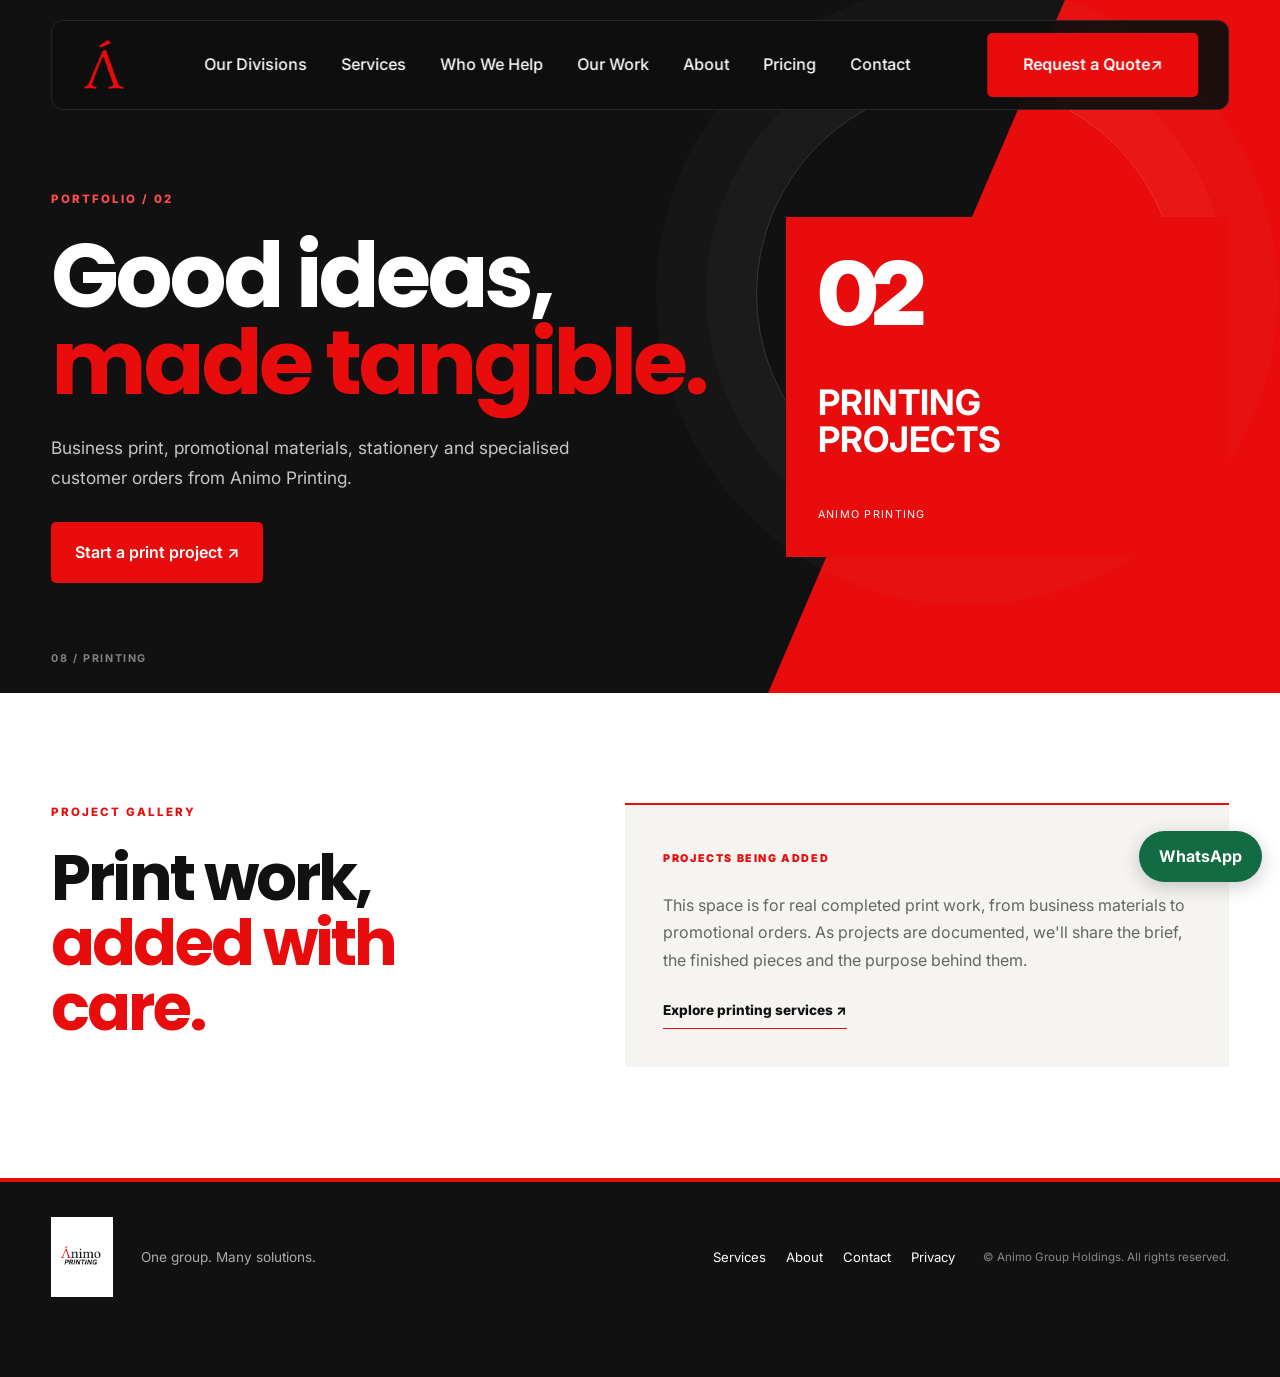
<file: portfolio-printing.html>
<!DOCTYPE html>
<html lang="en"><head><script async src="https://www.googletagmanager.com/gtag/js?id=G-RNE1MM3JN4"></script><script>window.dataLayer=window.dataLayer||[];function gtag(){dataLayer.push(arguments);}gtag('js',new Date());gtag('config','G-RNE1MM3JN4');</script><meta charset="UTF-8"><meta name="viewport" content="width=device-width, initial-scale=1.0"><title>Printing | Animo Group Holdings</title><meta name="description" content="A growing collection of Animo printing projects and finished print work."><link rel="stylesheet" href="assets/css/style.css"><link rel="stylesheet" href="assets/css/logo.css"><link rel="icon" type="image/svg+xml" href="assets/images/animo-a.svg"><link rel="canonical" href="https://animogroup.pages.dev/portfolio-printing"><link rel="preconnect" href="https://fonts.googleapis.com"><link rel="preconnect" href="https://fonts.gstatic.com" crossorigin></head><body>
<a class="skip-link" href="#main-content">Skip to main content</a><header id="header"><nav class="navbar container" aria-label="Main navigation">
    <a href="index.html" class="logo" aria-label="Animo Group Holdings home"><img src="assets/images/animo-a.svg" alt="Animo"></a>
    <ul class="nav-menu">
      <li><a href="index.html#divisions">Our Divisions</a></li><li><a href="services.html">Services</a></li><li><a href="industries.html">Who We Help</a></li><li><a href="portfolio.html">Our Work</a></li><li><a href="about.html">About</a></li><li><a href="digital-pricing.html">Pricing</a></li><li><a href="contact.html">Contact</a></li>
    </ul>
    <a href="contact.html#quote" class="btn btn-primary nav-cta">Request a Quote <span aria-hidden="true">↗</span></a>
    <button class="menu-toggle" aria-label="Open navigation menu" aria-expanded="false">☰</button>
  </nav></header><main id="main-content" tabindex="-1" class="inner-redesign">
<section class="inner-hero"><div class="container inner-hero-grid"><div><span class="eyebrow-line">PORTFOLIO / 02</span><h1>Good ideas,<br><em>made tangible.</em></h1><p>Business print, promotional materials, stationery and specialised customer orders from Animo Printing.</p><a class="btn btn-primary" href="contact.html#quote">Start a print project ↗</a></div><div class="portfolio-detail-number"><span>02</span><b>PRINTING<br>PROJECTS</b><small>ANIMO PRINTING</small></div></div><div class="hero-index">08 / PRINTING</div></section>
<section class="editorial-section"><div class="container detail-empty-layout"><div><span class="eyebrow-line">PROJECT GALLERY</span><h2>Print work,<br><em>added with care.</em></h2></div><div class="gallery-empty"><span>PROJECTS BEING ADDED</span><p>This space is for real completed print work, from business materials to promotional orders. As projects are documented, we'll share the brief, the finished pieces and the purpose behind them.</p><a class="text-arrow" href="services.html">Explore printing services ↗</a></div></div></section></main><footer class="site-footer red-footer"><div class="container footer-inner"><a href="index.html" class="footer-brand footer-brand-image" aria-label="Animo Printing"><img loading="lazy" decoding="async" src="assets/images/logo(printing).png" alt="Animo Printing"></a><p>One group. Many solutions.</p><div class="footer-links"><a href="services.html">Services</a><a href="about.html">About</a><a href="contact.html">Contact</a><a href="privacy.html">Privacy</a></div><small>© Animo Group Holdings. All rights reserved.</small></div></footer><script src="assets/js/app.js"></script></body></html>
</file>
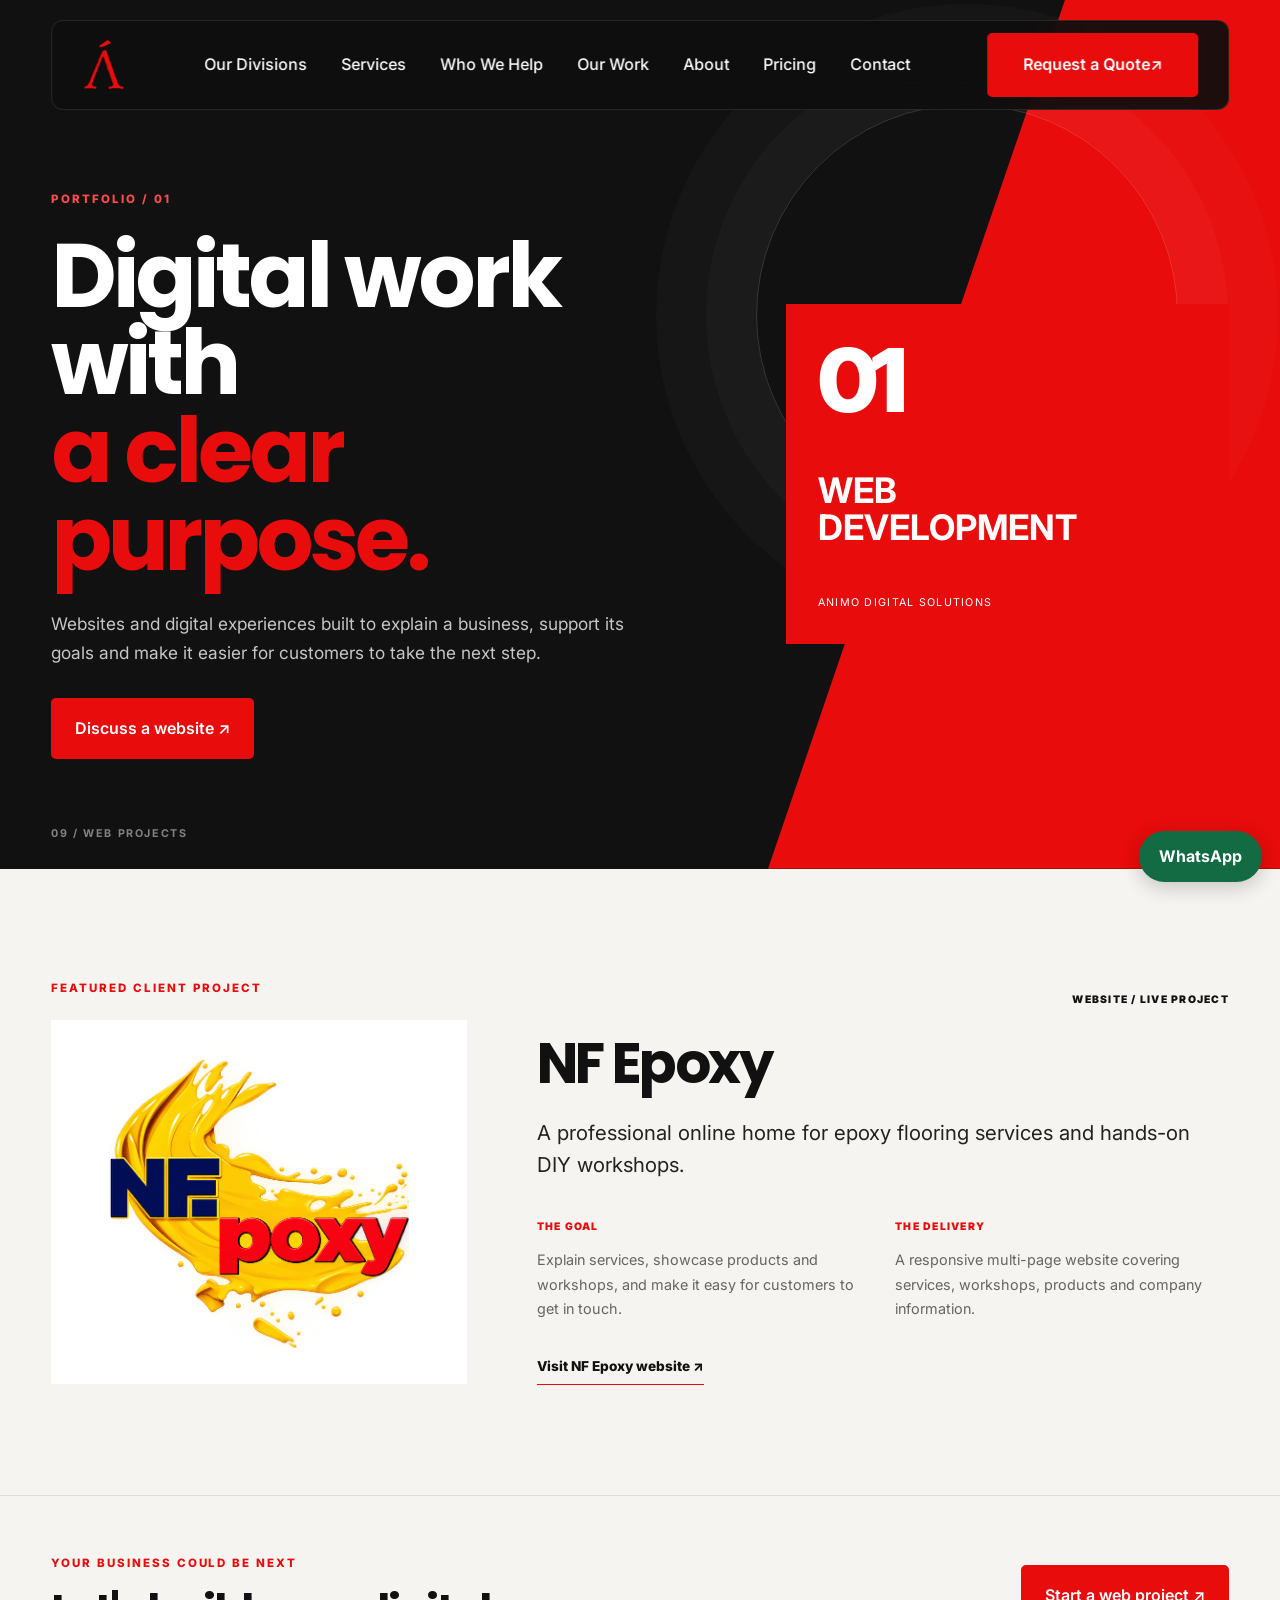
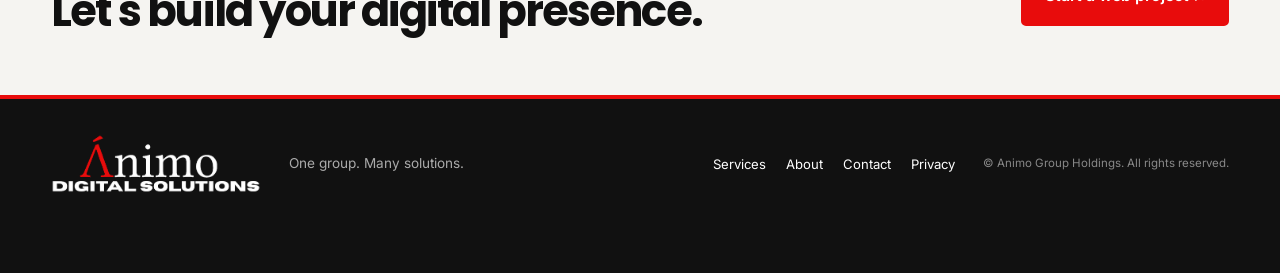
<file: portfolio-web.html>
<!DOCTYPE html>
<html lang="en"><head><script async src="https://www.googletagmanager.com/gtag/js?id=G-RNE1MM3JN4"></script><script>window.dataLayer=window.dataLayer||[];function gtag(){dataLayer.push(arguments);}gtag('js',new Date());gtag('config','G-RNE1MM3JN4');</script><meta charset="UTF-8"><meta name="viewport" content="width=device-width, initial-scale=1.0"><title>Web Development | Animo Group Holdings</title><meta name="description" content="Websites, progressive web apps and custom digital experiences built by Animo."><link rel="stylesheet" href="assets/css/style.css"><link rel="stylesheet" href="assets/css/logo.css"><link rel="icon" type="image/svg+xml" href="assets/images/animo-a.svg"><link rel="canonical" href="https://animogroup.pages.dev/portfolio-web"><link rel="preconnect" href="https://fonts.googleapis.com"><link rel="preconnect" href="https://fonts.gstatic.com" crossorigin></head><body>
<a class="skip-link" href="#main-content">Skip to main content</a><header id="header"><nav class="navbar container" aria-label="Main navigation">
    <a href="index.html" class="logo" aria-label="Animo Group Holdings home"><img src="assets/images/animo-a.svg" alt="Animo"></a>
    <ul class="nav-menu">
      <li><a href="index.html#divisions">Our Divisions</a></li><li><a href="services.html">Services</a></li><li><a href="industries.html">Who We Help</a></li><li><a href="portfolio.html">Our Work</a></li><li><a href="about.html">About</a></li><li><a href="digital-pricing.html">Pricing</a></li><li><a href="contact.html">Contact</a></li>
    </ul>
    <a href="contact.html#quote" class="btn btn-primary nav-cta">Request a Quote <span aria-hidden="true">↗</span></a>
    <button class="menu-toggle" aria-label="Open navigation menu" aria-expanded="false">☰</button>
  </nav></header><main id="main-content" tabindex="-1" class="inner-redesign">
<section class="inner-hero"><div class="container inner-hero-grid"><div><span class="eyebrow-line">PORTFOLIO / 01</span><h1>Digital work with<br><em>a clear purpose.</em></h1><p>Websites and digital experiences built to explain a business, support its goals and make it easier for customers to take the next step.</p><a class="btn btn-primary" href="contact.html#quote">Discuss a website ↗</a></div><div class="portfolio-detail-number"><span>01</span><b>WEB<br>DEVELOPMENT</b><small>ANIMO DIGITAL SOLUTIONS</small></div></div><div class="hero-index">09 / WEB PROJECTS</div></section>
<section class="project-feature"><div class="container"><div class="project-feature-head"><span class="eyebrow-line">FEATURED CLIENT PROJECT</span><span class="project-label">WEBSITE / LIVE PROJECT</span></div><div class="project-showcase"><div class="project-monogram project-client-logo"><img src="assets/images/nf-epoxy-original.png" alt="NF Epoxy original company logo" width="300" decoding="async"></div><div class="project-showcase-copy"><h2>NF Epoxy</h2><p class="large-copy">A professional online home for epoxy flooring services and hands-on DIY workshops.</p><div class="project-facts"><div><span>THE GOAL</span><p>Explain services, showcase products and workshops, and make it easy for customers to get in touch.</p></div><div><span>THE DELIVERY</span><p>A responsive multi-page website covering services, workshops, products and company information.</p></div></div><a class="text-arrow" href="https://nfepoxy.co.za/" target="_blank" rel="noopener noreferrer">Visit NF Epoxy website ↗</a></div></div></div></section>
<section class="closing-strip"><div class="container"><div><span class="eyebrow-line">YOUR BUSINESS COULD BE NEXT</span><h2>Let's build your digital presence.</h2></div><a class="btn btn-primary" href="contact.html#quote">Start a web project ↗</a></div></section></main><footer class="site-footer red-footer"><div class="container footer-inner"><a href="index.html" class="footer-brand footer-brand-image" aria-label="Animo Digital Solutions"><img loading="lazy" decoding="async" src="animo-digital-footer-clean.png" alt="Animo Digital Solutions"></a><p>One group. Many solutions.</p><div class="footer-links"><a href="services.html">Services</a><a href="about.html">About</a><a href="contact.html">Contact</a><a href="privacy.html">Privacy</a></div><small>© Animo Group Holdings. All rights reserved.</small></div></footer><script src="assets/js/app.js"></script></body></html>
</file>
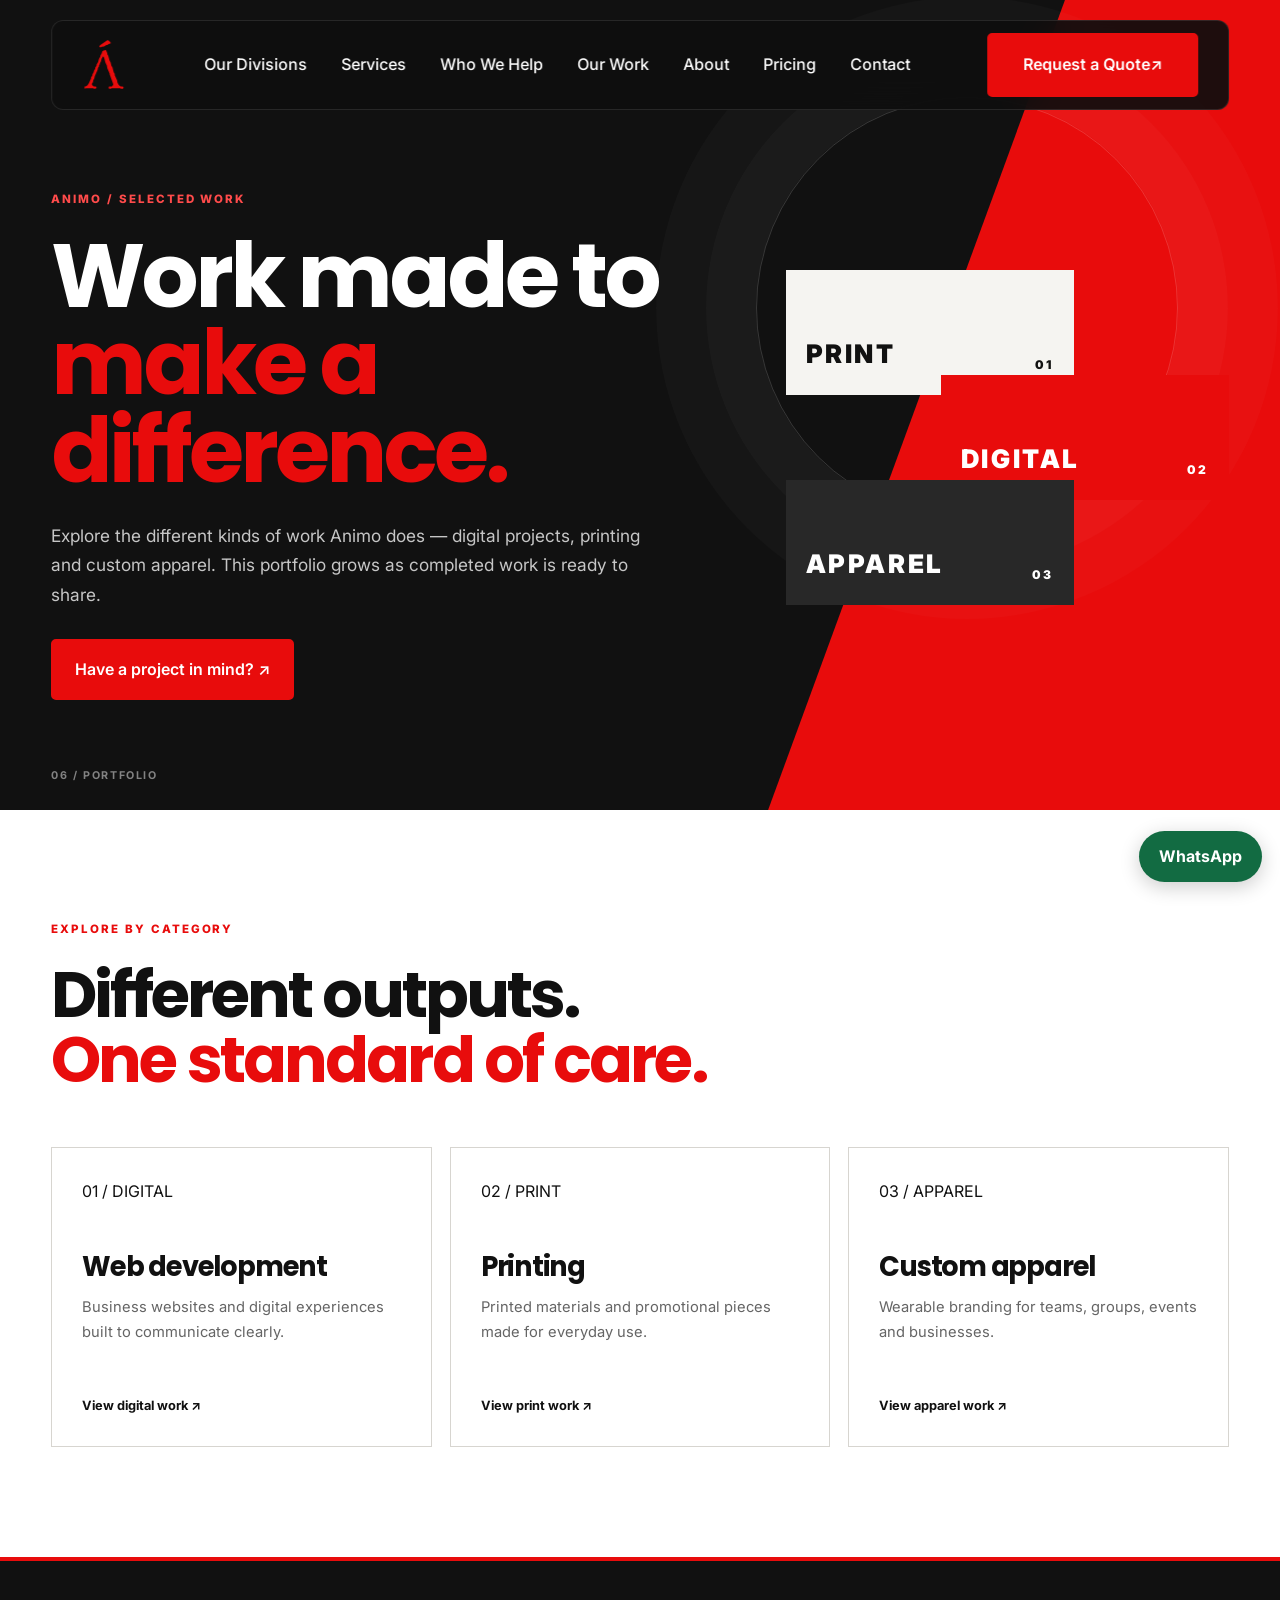
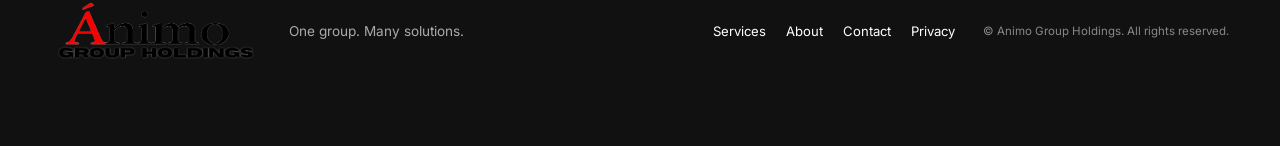
<file: portfolio.html>
<!DOCTYPE html>
<html lang="en"><head><script async src="https://www.googletagmanager.com/gtag/js?id=G-RNE1MM3JN4"></script><script>window.dataLayer=window.dataLayer||[];function gtag(){dataLayer.push(arguments);}gtag('js',new Date());gtag('config','G-RNE1MM3JN4');</script><meta charset="UTF-8"><meta name="viewport" content="width=device-width, initial-scale=1.0"><title>Portfolio | Animo Group Holdings</title><meta name="description" content="Explore Animo Group Holdings projects across web development, printing and custom apparel."><link rel="canonical" href="https://animogroup.pages.dev/portfolio"><meta property="og:type" content="website"><meta property="og:site_name" content="Animo Group Holdings"><meta property="og:title" content="Portfolio | Animo Group Holdings"><meta property="og:description" content="Explore Animo Group Holdings projects across web development, printing and custom apparel."><meta property="og:url" content="https://animogroup.pages.dev/portfolio"><meta name="theme-color" content="#E80C0C"><link rel="stylesheet" href="assets/css/style.css"><link rel="stylesheet" href="assets/css/logo.css"><link rel="icon" type="image/svg+xml" href="assets/images/animo-a.svg"><link rel="preconnect" href="https://fonts.googleapis.com"><link rel="preconnect" href="https://fonts.gstatic.com" crossorigin></head><body>
<a class="skip-link" href="#main-content">Skip to main content</a><header id="header"><nav class="navbar container" aria-label="Main navigation">
    <a href="index.html" class="logo" aria-label="Animo Group Holdings home"><img src="assets/images/animo-a.svg" alt="Animo"></a>
    <ul class="nav-menu">
      <li><a href="index.html#divisions">Our Divisions</a></li><li><a href="services.html">Services</a></li><li><a href="industries.html">Who We Help</a></li><li><a href="portfolio.html">Our Work</a></li><li><a href="about.html">About</a></li><li><a href="digital-pricing.html">Pricing</a></li><li><a href="contact.html">Contact</a></li>
    </ul>
    <a href="contact.html#quote" class="btn btn-primary nav-cta">Request a Quote <span aria-hidden="true">↗</span></a>
    <button class="menu-toggle" aria-label="Open navigation menu" aria-expanded="false">☰</button>
  </nav></header><main id="main-content" tabindex="-1" class="inner-redesign">
<section class="inner-hero"><div class="container inner-hero-grid"><div><span class="eyebrow-line">ANIMO / SELECTED WORK</span><h1>Work made to<br><em>make a difference.</em></h1><p>Explore the different kinds of work Animo does — digital projects, printing and custom apparel. This portfolio grows as completed work is ready to share.</p><a class="btn btn-primary" href="contact.html#quote">Have a project in mind? ↗</a></div><div class="portfolio-hero-art"><div class="portfolio-art-block block-a">PRINT<span>01</span></div><div class="portfolio-art-block block-b">DIGITAL<span>02</span></div><div class="portfolio-art-block block-c">APPAREL<span>03</span></div></div></div><div class="hero-index">06 / PORTFOLIO</div></section>
<section class="editorial-section"><div class="container"><div class="section-intro"><span class="eyebrow-line">EXPLORE BY CATEGORY</span><h2>Different outputs.<br><em>One standard of care.</em></h2></div><div class="portfolio-redesign-grid"><a href="portfolio-web.html"><span>01 / DIGITAL</span><h3>Web development</h3><p>Business websites and digital experiences built to communicate clearly.</p><b>View digital work ↗</b></a><a href="portfolio-printing.html"><span>02 / PRINT</span><h3>Printing</h3><p>Printed materials and promotional pieces made for everyday use.</p><b>View print work ↗</b></a><a href="portfolio-apparel.html"><span>03 / APPAREL</span><h3>Custom apparel</h3><p>Wearable branding for teams, groups, events and businesses.</p><b>View apparel work ↗</b></a></div></div></section></main><footer class="site-footer red-footer"><div class="container footer-inner"><a href="index.html" class="footer-brand footer-brand-image" aria-label="Animo Group Holdings"><img loading="lazy" decoding="async" src="assets/images/logo-transparent.png" alt="Animo Group Holdings"></a><p>One group. Many solutions.</p><div class="footer-links"><a href="services.html">Services</a><a href="about.html">About</a><a href="contact.html">Contact</a><a href="privacy.html">Privacy</a></div><small>© Animo Group Holdings. All rights reserved.</small></div></footer><script src="assets/js/app.js"></script></body></html>
</file>
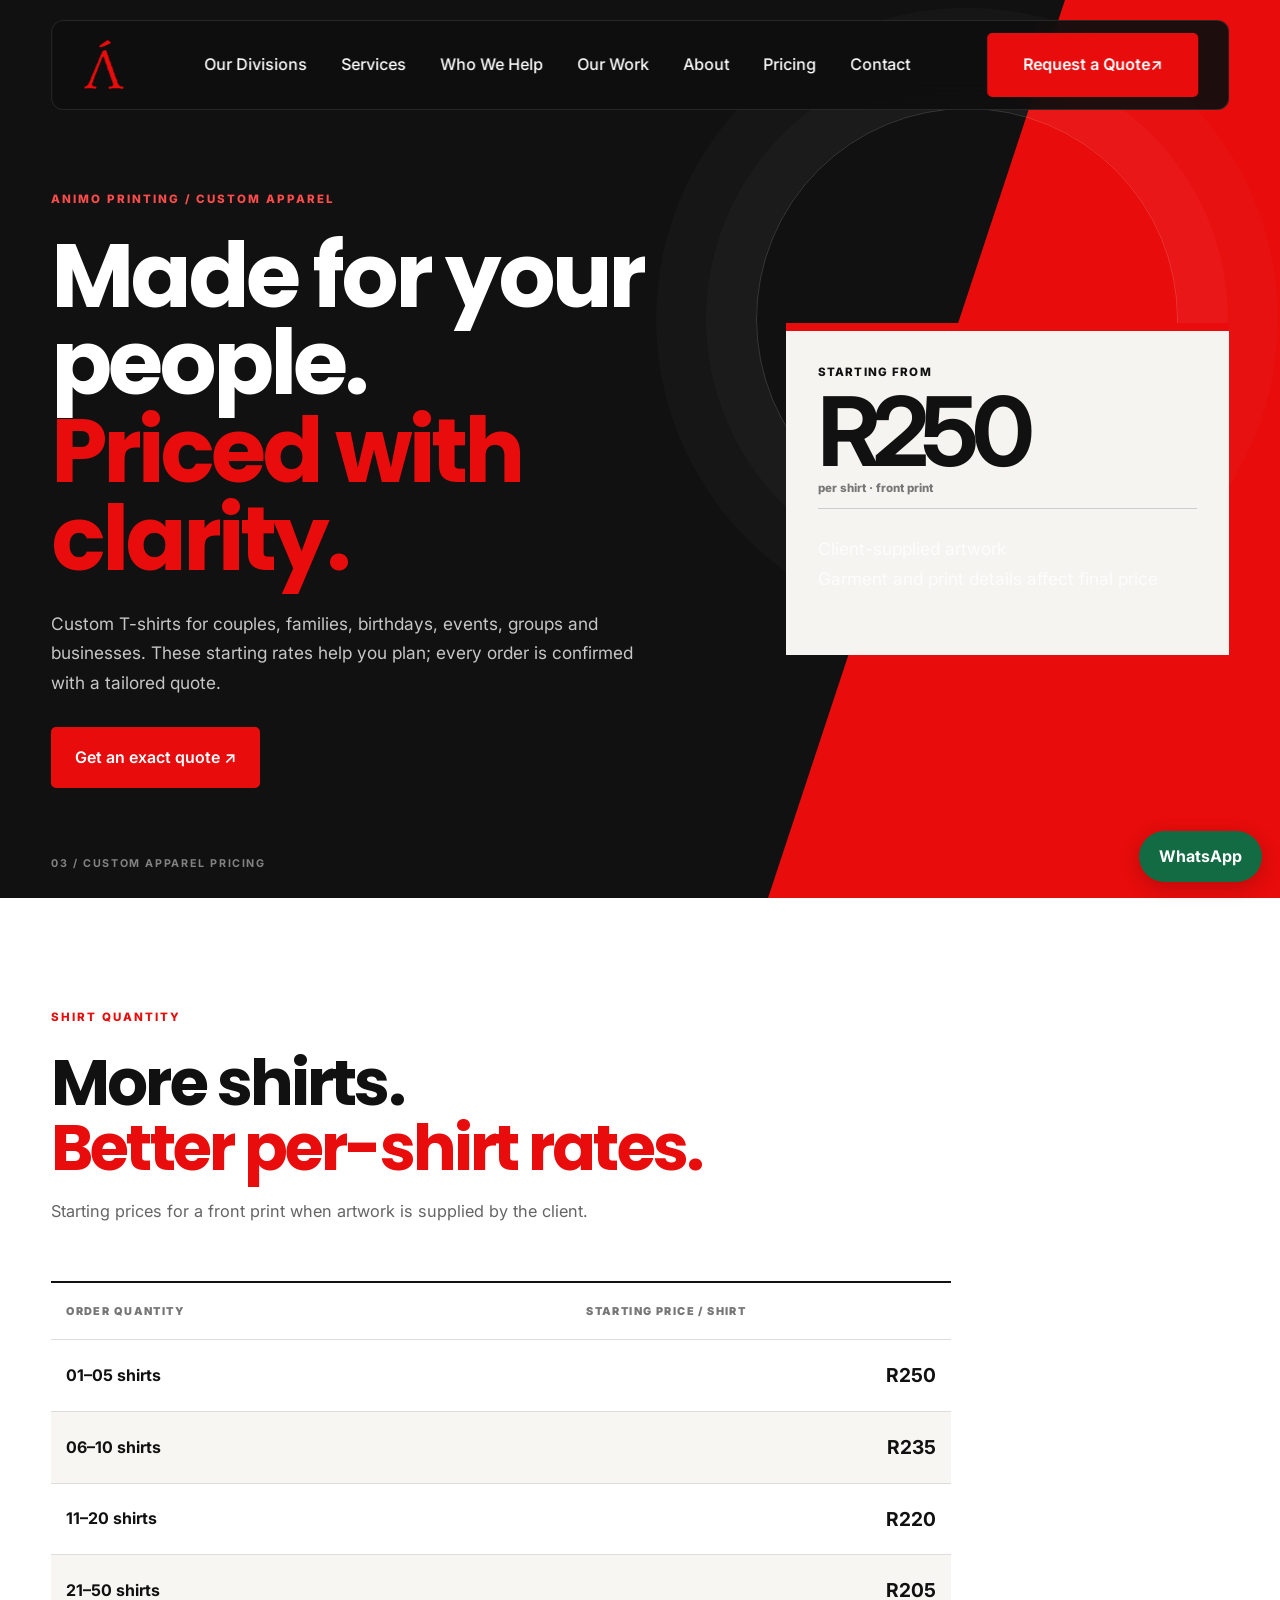
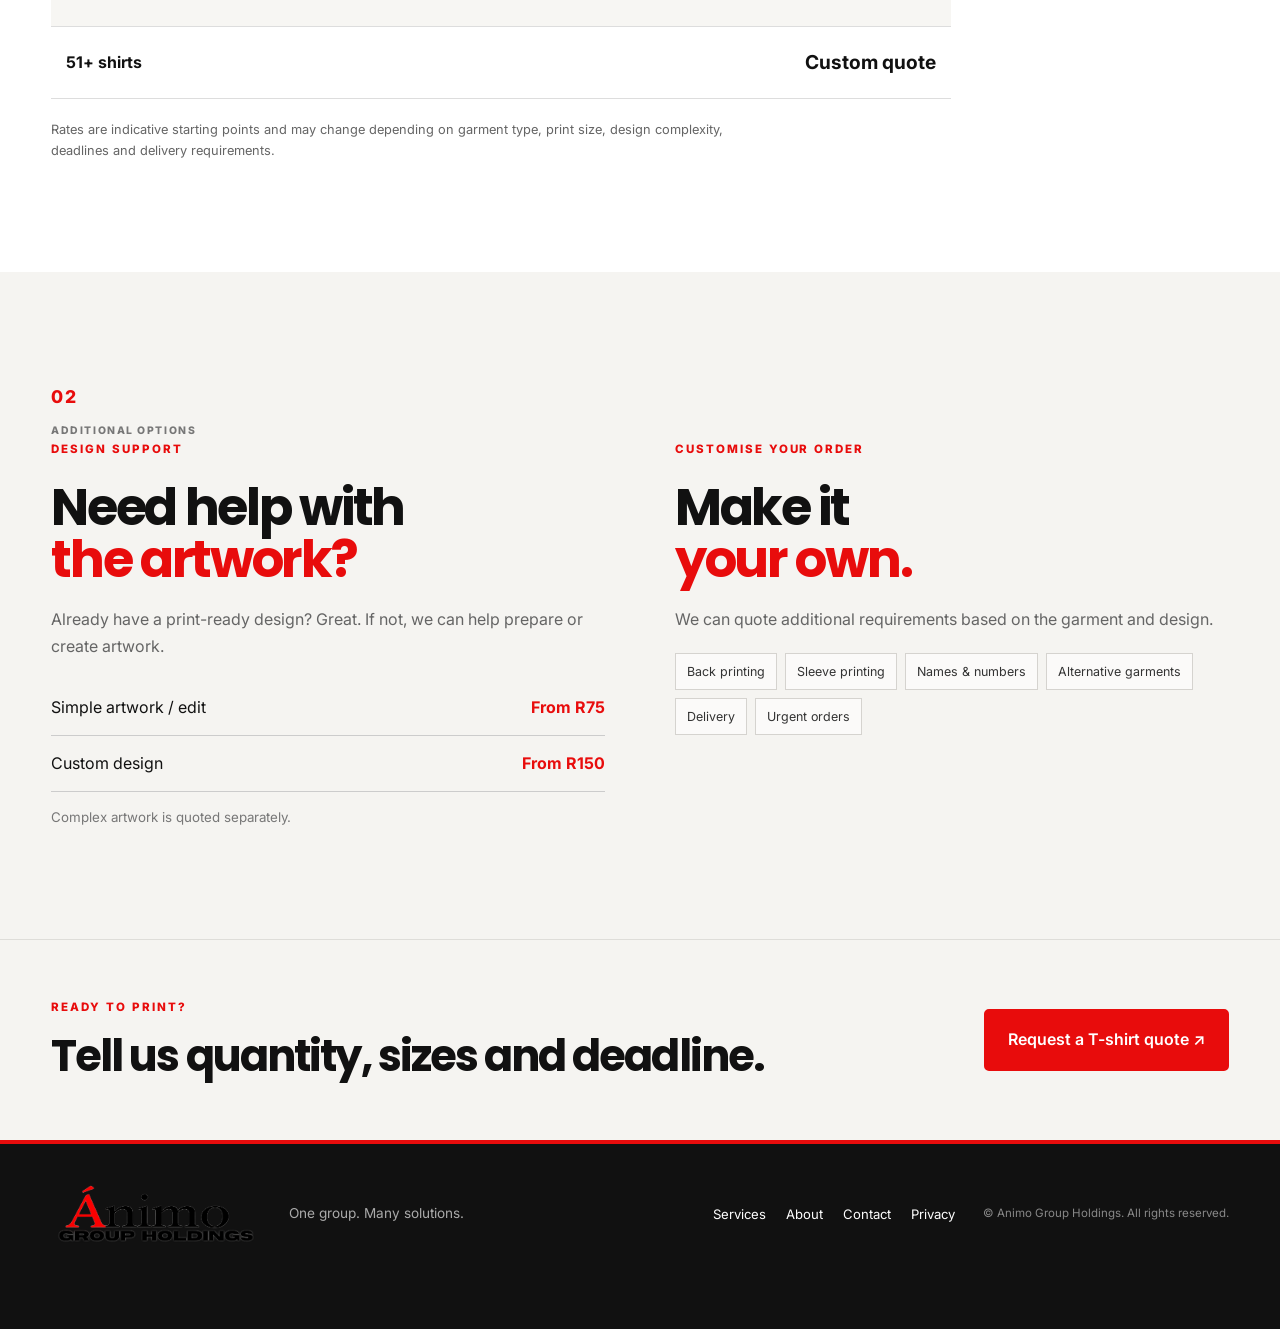
<file: pricing.html>
<!DOCTYPE html>
<html lang="en">
<head><meta charset="UTF-8"><meta name="viewport" content="width=device-width, initial-scale=1.0"><title>Custom T-Shirt Printing | Animo Group Holdings</title><meta name="description" content="Custom T-shirt printing in Benoni, Gauteng for couples, families, events, groups and businesses by Animo Group Holdings."><link rel="canonical" href="https://animogroup.pages.dev/pricing"><meta property="og:type" content="website"><meta property="og:site_name" content="Animo Group Holdings"><meta property="og:title" content="Custom T-Shirt Printing | Animo Group Holdings"><meta property="og:description" content="Custom T-shirt printing in Benoni, Gauteng for couples, families, events, groups and businesses."><meta property="og:url" content="https://animogroup.pages.dev/pricing"><meta name="twitter:card" content="summary"><meta name="twitter:title" content="Custom T-Shirt Printing | Animo Group Holdings"><meta name="twitter:description" content="Custom T-shirt printing in Benoni, Gauteng for couples, families, events, groups and businesses."><meta name="theme-color" content="#E80C0C"><link rel="stylesheet" href="assets/css/style.css"><link rel="stylesheet" href="assets/css/logo.css"><link rel="icon" type="image/svg+xml" href="assets/images/animo-a.svg"><link rel="preconnect" href="https://fonts.googleapis.com"><link rel="preconnect" href="https://fonts.gstatic.com" crossorigin></head>
<body>
<a class="skip-link" href="#main-content">Skip to main content</a><header id="header"><nav class="navbar container" aria-label="Main navigation">
    <a href="index.html" class="logo" aria-label="Animo Group Holdings home"><img src="assets/images/animo-a.svg" alt="Animo"></a>
    <ul class="nav-menu">
      <li><a href="index.html#divisions">Our Divisions</a></li><li><a href="services.html">Services</a></li><li><a href="industries.html">Who We Help</a></li><li><a href="portfolio.html">Our Work</a></li><li><a href="about.html">About</a></li><li><a href="digital-pricing.html">Pricing</a></li><li><a href="contact.html">Contact</a></li>
    </ul>
    <a href="contact.html#quote" class="btn btn-primary nav-cta">Request a Quote <span aria-hidden="true">↗</span></a>
    <button class="menu-toggle" aria-label="Open navigation menu" aria-expanded="false">☰</button>
  </nav></header>
<main id="main-content" tabindex="-1" class="inner-redesign">
<section class="inner-hero"><div class="container inner-hero-grid"><div><span class="eyebrow-line">ANIMO PRINTING / CUSTOM APPAREL</span><h1>Made for your people.<br><em>Priced with clarity.</em></h1><p>Custom T-shirts for couples, families, birthdays, events, groups and businesses. These starting rates help you plan; every order is confirmed with a tailored quote.</p><a class="btn btn-primary" href="contact.html#quote">Get an exact quote ↗</a></div><div class="price-hero-card"><span>STARTING FROM</span><strong>R250</strong><small>per shirt · front print</small><div class="price-rule"></div><p>Client-supplied artwork<br>Garment and print details affect final price</p></div></div><div class="hero-index">03 / CUSTOM APPAREL PRICING</div></section>
<section class="pricing-section"><div class="container"><div class="section-intro"><span class="eyebrow-line">SHIRT QUANTITY</span><h2>More shirts.<br><em>Better per-shirt rates.</em></h2><p>Starting prices for a front print when artwork is supplied by the client.</p></div><div class="price-table"><div class="price-table-head"><span>ORDER QUANTITY</span><span>STARTING PRICE / SHIRT</span></div><div class="price-row"><strong>01–05 shirts</strong><b>R250</b></div><div class="price-row"><strong>06–10 shirts</strong><b>R235</b></div><div class="price-row"><strong>11–20 shirts</strong><b>R220</b></div><div class="price-row"><strong>21–50 shirts</strong><b>R205</b></div><div class="price-row"><strong>51+ shirts</strong><b>Custom quote</b></div><p class="pricing-disclaimer">Rates are indicative starting points and may change depending on garment type, print size, design complexity, deadlines and delivery requirements.</p></div></div></section>
<section class="editorial-section pricing-extras"><div class="container"><div class="section-marker">02 <span>ADDITIONAL OPTIONS</span></div><div class="extras-grid"><article><span class="eyebrow-line">DESIGN SUPPORT</span><h2>Need help with<br><em>the artwork?</em></h2><p>Already have a print-ready design? Great. If not, we can help prepare or create artwork.</p><div class="mini-price"><span>Simple artwork / edit</span><strong>From R75</strong></div><div class="mini-price"><span>Custom design</span><strong>From R150</strong></div><small>Complex artwork is quoted separately.</small></article><article><span class="eyebrow-line">CUSTOMISE YOUR ORDER</span><h2>Make it<br><em>your own.</em></h2><p>We can quote additional requirements based on the garment and design.</p><ul class="service-pills"><li>Back printing</li><li>Sleeve printing</li><li>Names & numbers</li><li>Alternative garments</li><li>Delivery</li><li>Urgent orders</li></ul></article></div></div></section>
<section class="closing-strip"><div class="container"><div><span class="eyebrow-line">READY TO PRINT?</span><h2>Tell us quantity, sizes and deadline.</h2></div><a class="btn btn-primary" href="contact.html#quote">Request a T-shirt quote ↗</a></div></section></main><footer class="site-footer red-footer"><div class="container footer-inner"><a href="index.html" class="footer-brand footer-brand-image" aria-label="Animo Group Holdings"><img loading="lazy" decoding="async" src="assets/images/logo-transparent.png" alt="Animo Group Holdings"></a><p>One group. Many solutions.</p><div class="footer-links"><a href="services.html">Services</a><a href="about.html">About</a><a href="contact.html">Contact</a><a href="privacy.html">Privacy</a></div><small>© Animo Group Holdings. All rights reserved.</small></div></footer><script src="assets/js/app.js"></script></body></html>
</file>
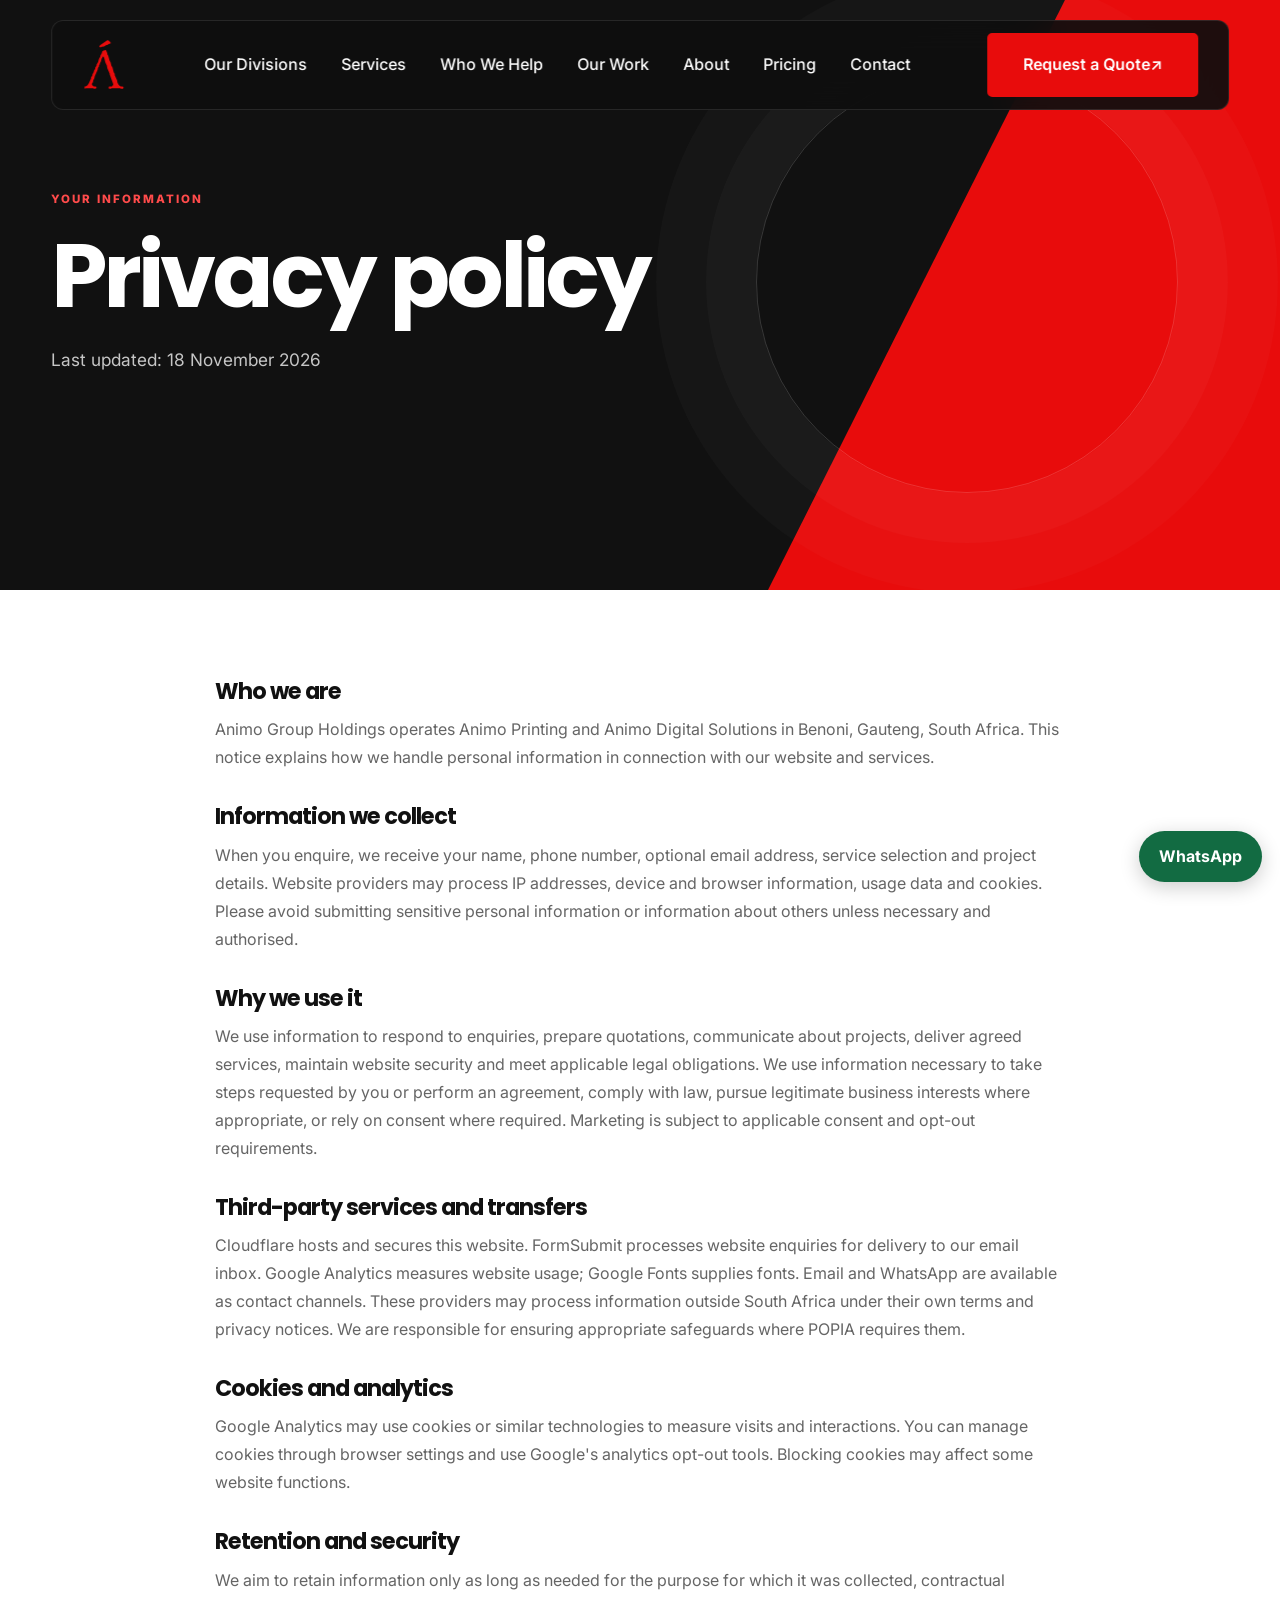
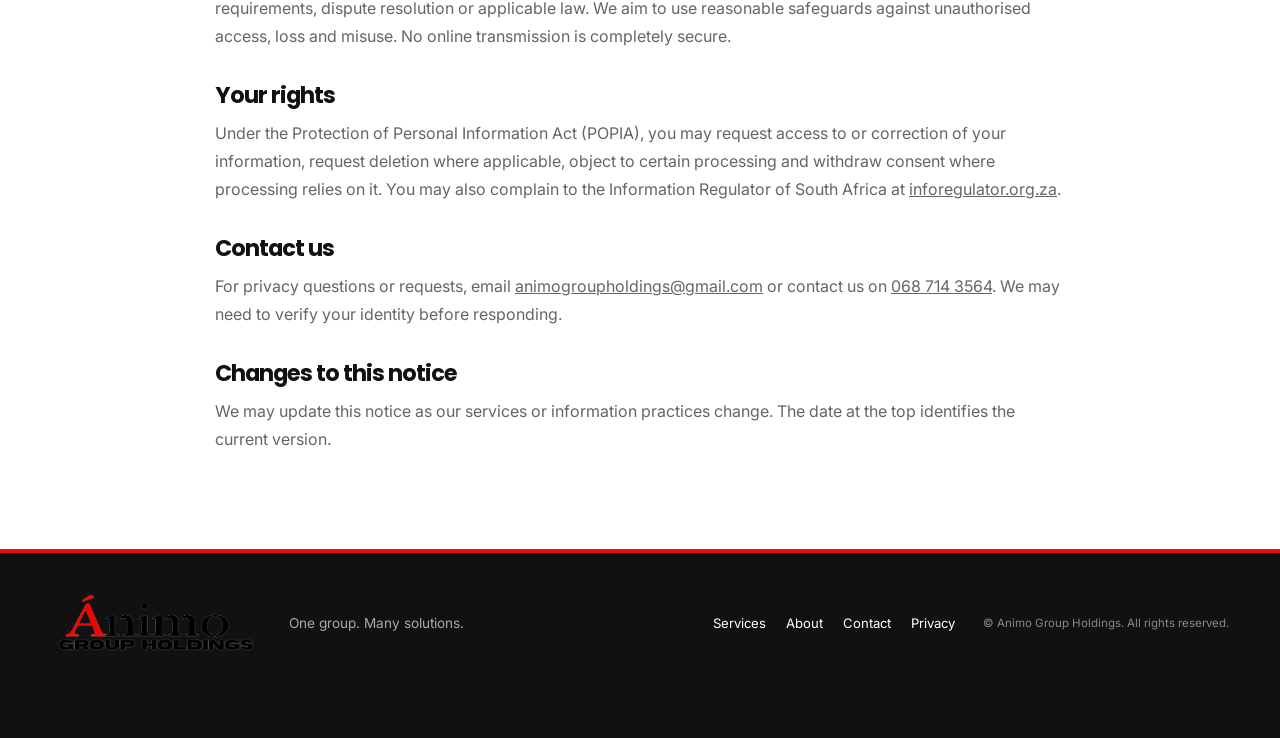
<file: privacy.html>
<!DOCTYPE html><html lang="en"><head><meta charset="UTF-8"><meta name="viewport" content="width=device-width, initial-scale=1"><title>Privacy Policy | Animo Group Holdings</title><meta name="description" content="How Animo handles personal information and website enquiries."><link rel="canonical" href="https://animogroup.pages.dev/privacy"><link rel="stylesheet" href="assets/css/style.css"><link rel="stylesheet" href="assets/css/logo.css"><link rel="icon" href="assets/images/animo-a.svg" type="image/svg+xml"></head><body><a class="skip-link" href="#main-content">Skip to main content</a><header id="header"><nav class="navbar container" aria-label="Main navigation">
    <a href="index.html" class="logo" aria-label="Animo Group Holdings home"><img src="assets/images/animo-a.svg" alt="Animo"></a>
    <ul class="nav-menu">
      <li><a href="index.html#divisions">Our Divisions</a></li><li><a href="services.html">Services</a></li><li><a href="industries.html">Who We Help</a></li><li><a href="portfolio.html">Our Work</a></li><li><a href="about.html">About</a></li><li><a href="digital-pricing.html">Pricing</a></li><li><a href="contact.html">Contact</a></li>
    </ul>
    <a href="contact.html#quote" class="btn btn-primary nav-cta">Request a Quote <span aria-hidden="true">↗</span></a>
    <button class="menu-toggle" aria-label="Open navigation menu" aria-expanded="false">☰</button>
  </nav></header><main id="main-content" tabindex="-1" class="inner-redesign"><section class="inner-hero"><div class="container"><span class="eyebrow-line">YOUR INFORMATION</span><h1>Privacy policy</h1><p>Last updated: 18 November 2026</p></div></section><section class="container privacy-copy"><h2>Who we are</h2><p>Animo Group Holdings operates Animo Printing and Animo Digital Solutions in Benoni, Gauteng, South Africa. This notice explains how we handle personal information in connection with our website and services.</p><h2>Information we collect</h2><p>When you enquire, we receive your name, phone number, optional email address, service selection and project details. Website providers may process IP addresses, device and browser information, usage data and cookies. Please avoid submitting sensitive personal information or information about others unless necessary and authorised.</p><h2>Why we use it</h2><p>We use information to respond to enquiries, prepare quotations, communicate about projects, deliver agreed services, maintain website security and meet applicable legal obligations. We use information necessary to take steps requested by you or perform an agreement, comply with law, pursue legitimate business interests where appropriate, or rely on consent where required. Marketing is subject to applicable consent and opt-out requirements.</p><h2>Third-party services and transfers</h2><p>Cloudflare hosts and secures this website. FormSubmit processes website enquiries for delivery to our email inbox. Google Analytics measures website usage; Google Fonts supplies fonts. Email and WhatsApp are available as contact channels. These providers may process information outside South Africa under their own terms and privacy notices. We are responsible for ensuring appropriate safeguards where POPIA requires them.</p><h2>Cookies and analytics</h2><p>Google Analytics may use cookies or similar technologies to measure visits and interactions. You can manage cookies through browser settings and use Google's analytics opt-out tools. Blocking cookies may affect some website functions.</p><h2>Retention and security</h2><p>We aim to retain information only as long as needed for the purpose for which it was collected, contractual requirements, dispute resolution or applicable law. We aim to use reasonable safeguards against unauthorised access, loss and misuse. No online transmission is completely secure.</p><h2>Your rights</h2><p>Under the Protection of Personal Information Act (POPIA), you may request access to or correction of your information, request deletion where applicable, object to certain processing and withdraw consent where processing relies on it. You may also complain to the Information Regulator of South Africa at <a href="https://inforegulator.org.za/">inforegulator.org.za</a>.</p><h2>Contact us</h2><p>For privacy questions or requests, email <a href="mailto:animogroupholdings@gmail.com">animogroupholdings@gmail.com</a> or contact us on <a href="tel:+27687143564">068 714 3564</a>. We may need to verify your identity before responding.</p><h2>Changes to this notice</h2><p>We may update this notice as our services or information practices change. The date at the top identifies the current version.</p></section></main><footer class="site-footer red-footer"><div class="container footer-inner"><a href="index.html" class="footer-brand footer-brand-image" aria-label="Animo Group Holdings"><img loading="lazy" decoding="async" src="assets/images/logo-transparent.png" alt="Animo Group Holdings"></a><p>One group. Many solutions.</p><div class="footer-links"><a href="services.html">Services</a><a href="about.html">About</a><a href="contact.html">Contact</a><a href="privacy.html">Privacy</a></div><small>© Animo Group Holdings. All rights reserved.</small></div></footer><script src="assets/js/app.js"></script></body></html>
</file>
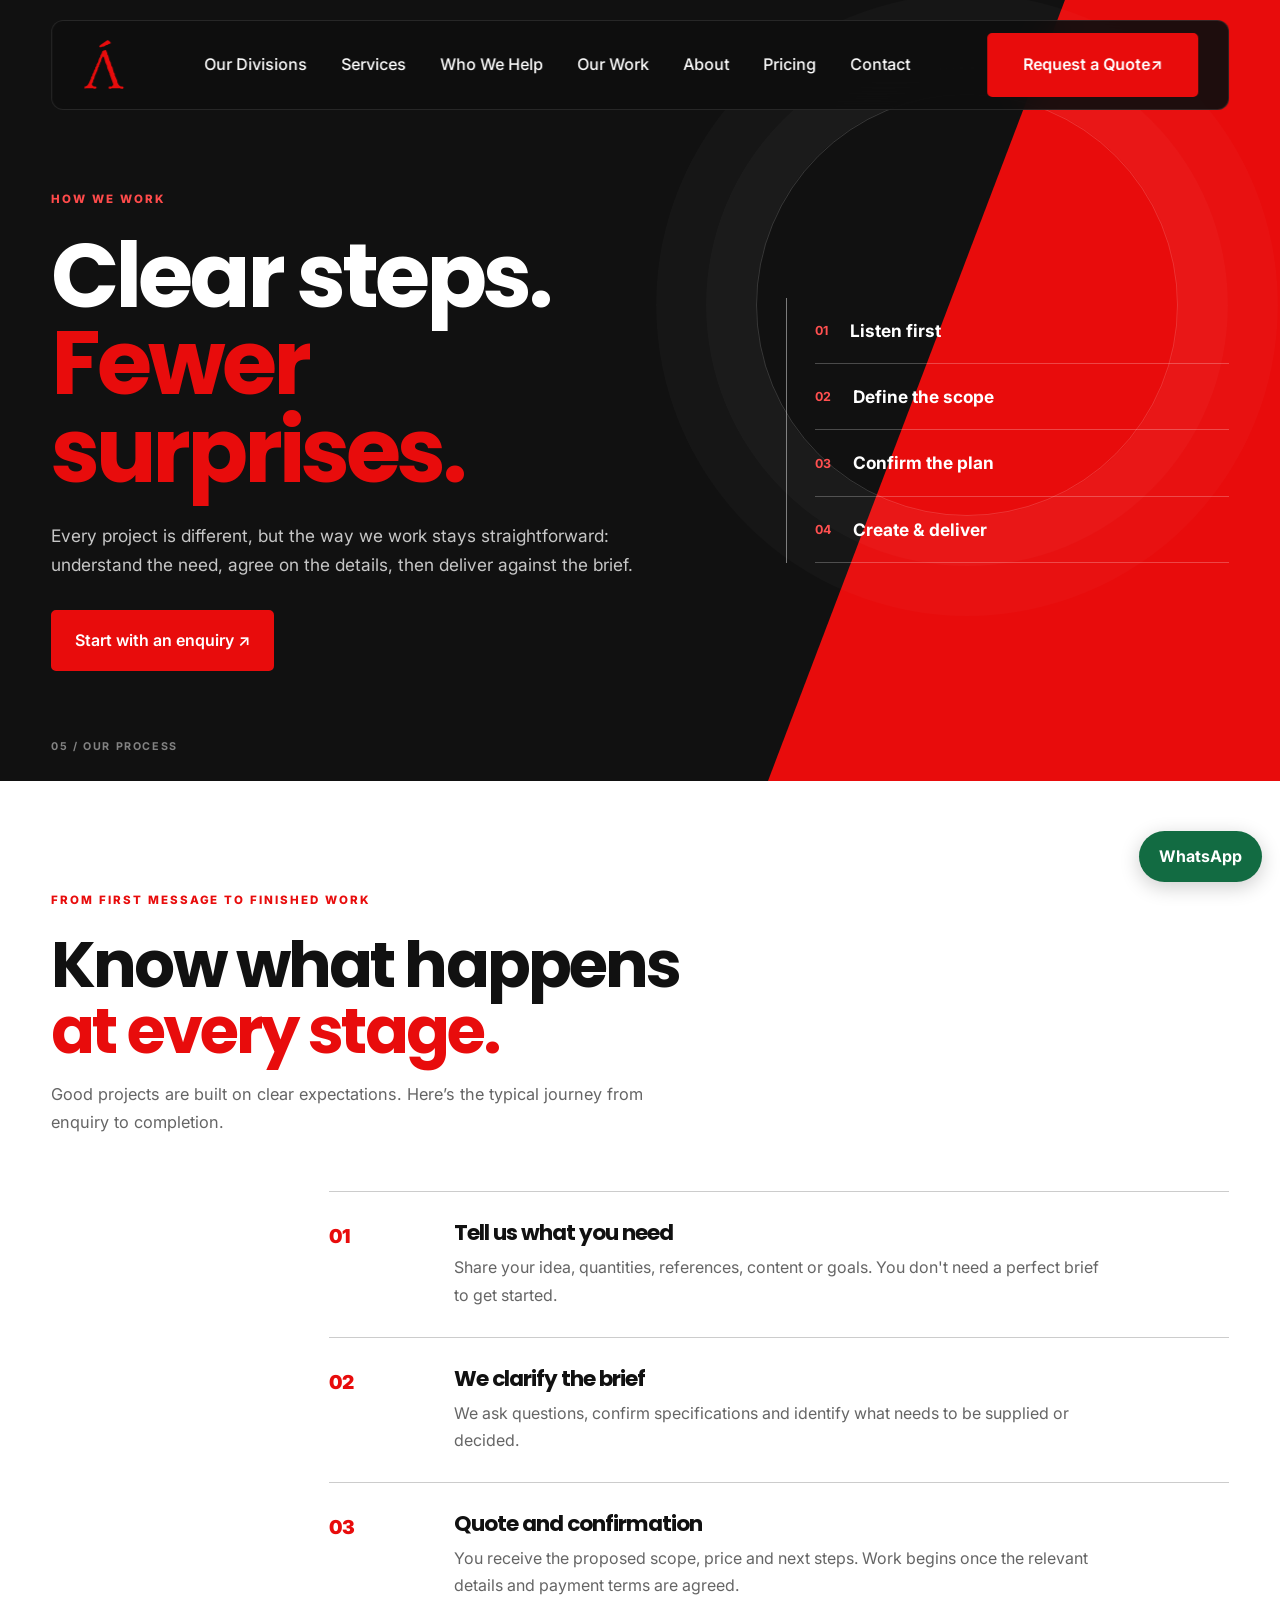
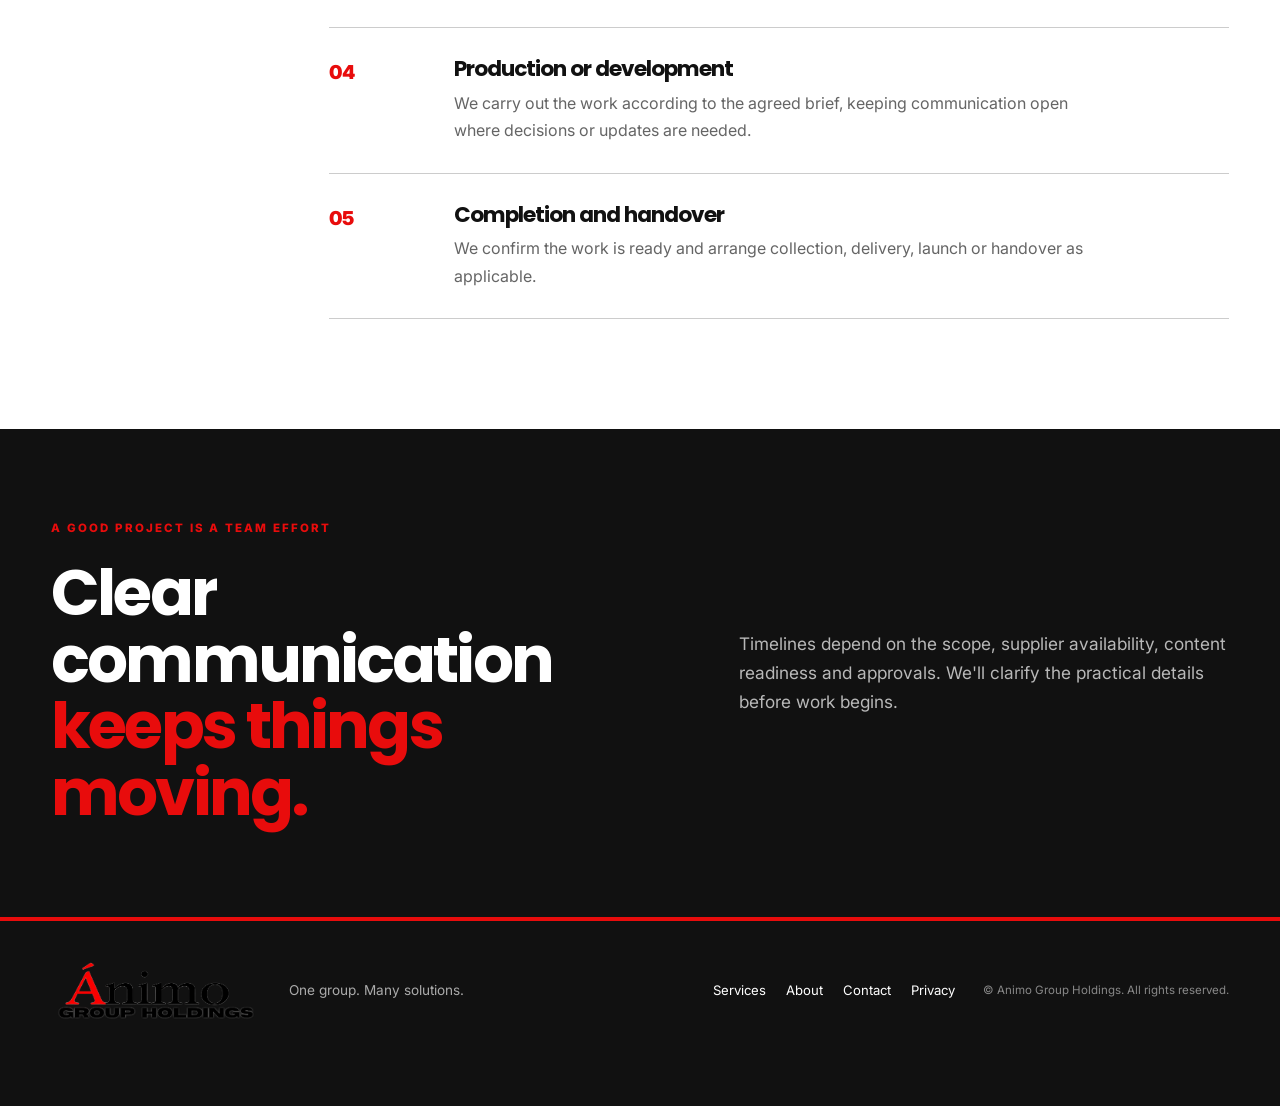
<file: process.html>
<!DOCTYPE html>
<html lang="en"><head><script async src="https://www.googletagmanager.com/gtag/js?id=G-RNE1MM3JN4"></script><script>window.dataLayer=window.dataLayer||[];function gtag(){dataLayer.push(arguments);}gtag('js',new Date());gtag('config','G-RNE1MM3JN4');</script><meta charset="UTF-8"><meta name="viewport" content="width=device-width, initial-scale=1.0"><title>Our Process | Animo Group Holdings</title><meta name="description" content="See how Animo Group Holdings in Benoni, Gauteng takes printing, branding and digital projects from enquiry to completion."><link rel="canonical" href="https://animogroup.pages.dev/process"><meta property="og:type" content="website"><meta property="og:site_name" content="Animo Group Holdings"><meta property="og:title" content="Our Process | Animo Group Holdings"><meta property="og:description" content="See how Animo Group Holdings takes printing, branding and digital projects from enquiry to completion."><meta property="og:url" content="https://animogroup.pages.dev/process"><meta name="twitter:card" content="summary"><meta name="twitter:title" content="Our Process | Animo Group Holdings"><meta name="twitter:description" content="See how Animo Group Holdings takes printing, branding and digital projects from enquiry to completion."><meta name="theme-color" content="#E80C0C"><link rel="stylesheet" href="assets/css/style.css"><link rel="stylesheet" href="assets/css/logo.css"><link rel="icon" type="image/svg+xml" href="assets/images/animo-a.svg"><link rel="preconnect" href="https://fonts.googleapis.com"><link rel="preconnect" href="https://fonts.gstatic.com" crossorigin></head><body>
<a class="skip-link" href="#main-content">Skip to main content</a><header id="header"><nav class="navbar container" aria-label="Main navigation">
    <a href="index.html" class="logo" aria-label="Animo Group Holdings home"><img src="assets/images/animo-a.svg" alt="Animo"></a>
    <ul class="nav-menu">
      <li><a href="index.html#divisions">Our Divisions</a></li><li><a href="services.html">Services</a></li><li><a href="industries.html">Who We Help</a></li><li><a href="portfolio.html">Our Work</a></li><li><a href="about.html">About</a></li><li><a href="digital-pricing.html">Pricing</a></li><li><a href="contact.html">Contact</a></li>
    </ul>
    <a href="contact.html#quote" class="btn btn-primary nav-cta">Request a Quote <span aria-hidden="true">↗</span></a>
    <button class="menu-toggle" aria-label="Open navigation menu" aria-expanded="false">☰</button>
  </nav></header><main id="main-content" tabindex="-1" class="inner-redesign">
<section class="inner-hero"><div class="container inner-hero-grid"><div><span class="eyebrow-line">HOW WE WORK</span><h1>Clear steps.<br><em>Fewer surprises.</em></h1><p>Every project is different, but the way we work stays straightforward: understand the need, agree on the details, then deliver against the brief.</p><a class="btn btn-primary" href="contact.html#quote">Start with an enquiry ↗</a></div><div class="process-hero-list"><div><b>01</b><span>Listen first</span></div><div><b>02</b><span>Define the scope</span></div><div><b>03</b><span>Confirm the plan</span></div><div><b>04</b><span>Create & deliver</span></div></div></div><div class="hero-index">05 / OUR PROCESS</div></section>
<section class="editorial-section"><div class="container"><div class="section-intro"><span class="eyebrow-line">FROM FIRST MESSAGE TO FINISHED WORK</span><h2>Know what happens<br><em>at every stage.</em></h2><p>Good projects are built on clear expectations. Here’s the typical journey from enquiry to completion.</p></div><div class="process-timeline"><article><span>01</span><div><h3>Tell us what you need</h3><p>Share your idea, quantities, references, content or goals. You don't need a perfect brief to get started.</p></div></article><article><span>02</span><div><h3>We clarify the brief</h3><p>We ask questions, confirm specifications and identify what needs to be supplied or decided.</p></div></article><article><span>03</span><div><h3>Quote and confirmation</h3><p>You receive the proposed scope, price and next steps. Work begins once the relevant details and payment terms are agreed.</p></div></article><article><span>04</span><div><h3>Production or development</h3><p>We carry out the work according to the agreed brief, keeping communication open where decisions or updates are needed.</p></div></article><article><span>05</span><div><h3>Completion and handover</h3><p>We confirm the work is ready and arrange collection, delivery, launch or handover as applicable.</p></div></article></div></div></section>
<section class="dark-band"><div class="container dark-band-grid"><div><span class="eyebrow-line">A GOOD PROJECT IS A TEAM EFFORT</span><h2>Clear communication<br><em>keeps things moving.</em></h2></div><p>Timelines depend on the scope, supplier availability, content readiness and approvals. We'll clarify the practical details before work begins.</p></div></section></main><footer class="site-footer red-footer"><div class="container footer-inner"><a href="index.html" class="footer-brand footer-brand-image" aria-label="Animo Group Holdings"><img loading="lazy" decoding="async" src="assets/images/logo-transparent.png" alt="Animo Group Holdings"></a><p>One group. Many solutions.</p><div class="footer-links"><a href="services.html">Services</a><a href="about.html">About</a><a href="contact.html">Contact</a><a href="privacy.html">Privacy</a></div><small>© Animo Group Holdings. All rights reserved.</small></div></footer><script src="assets/js/app.js"></script></body></html>
</file>
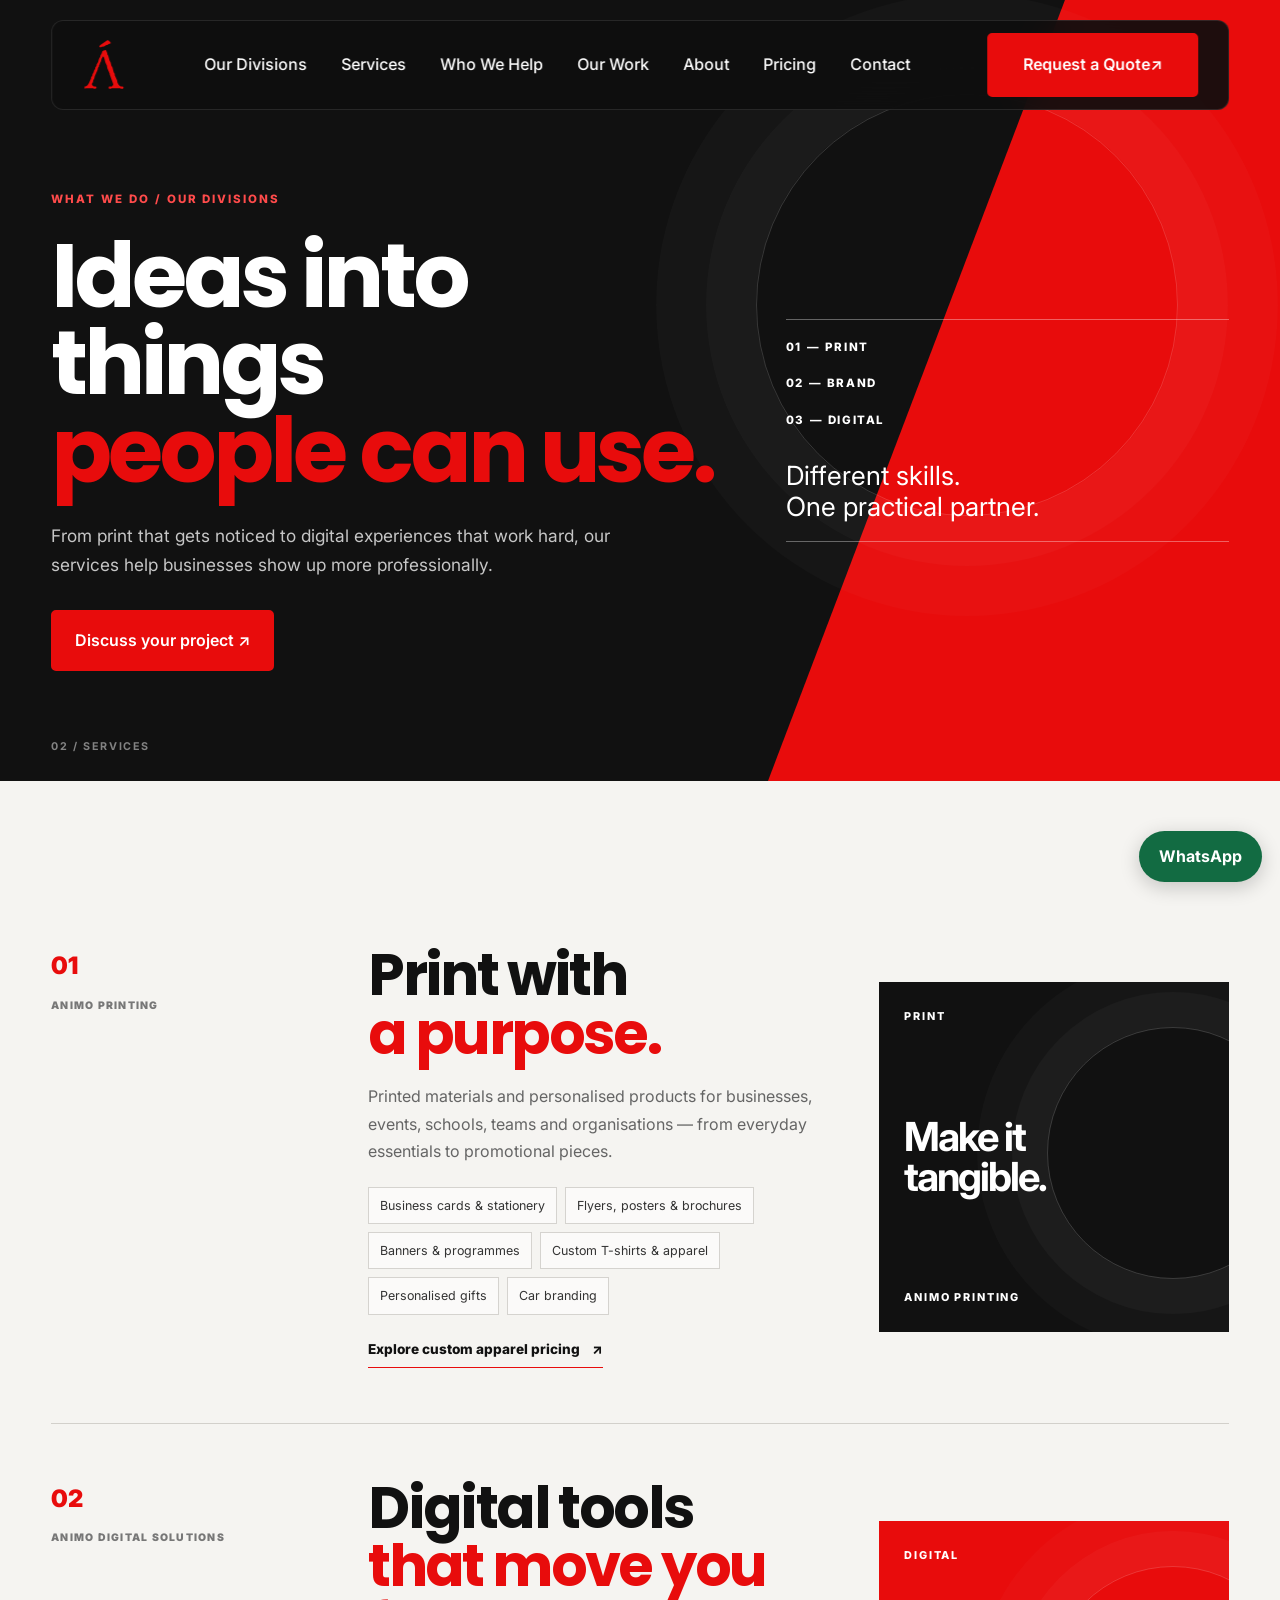
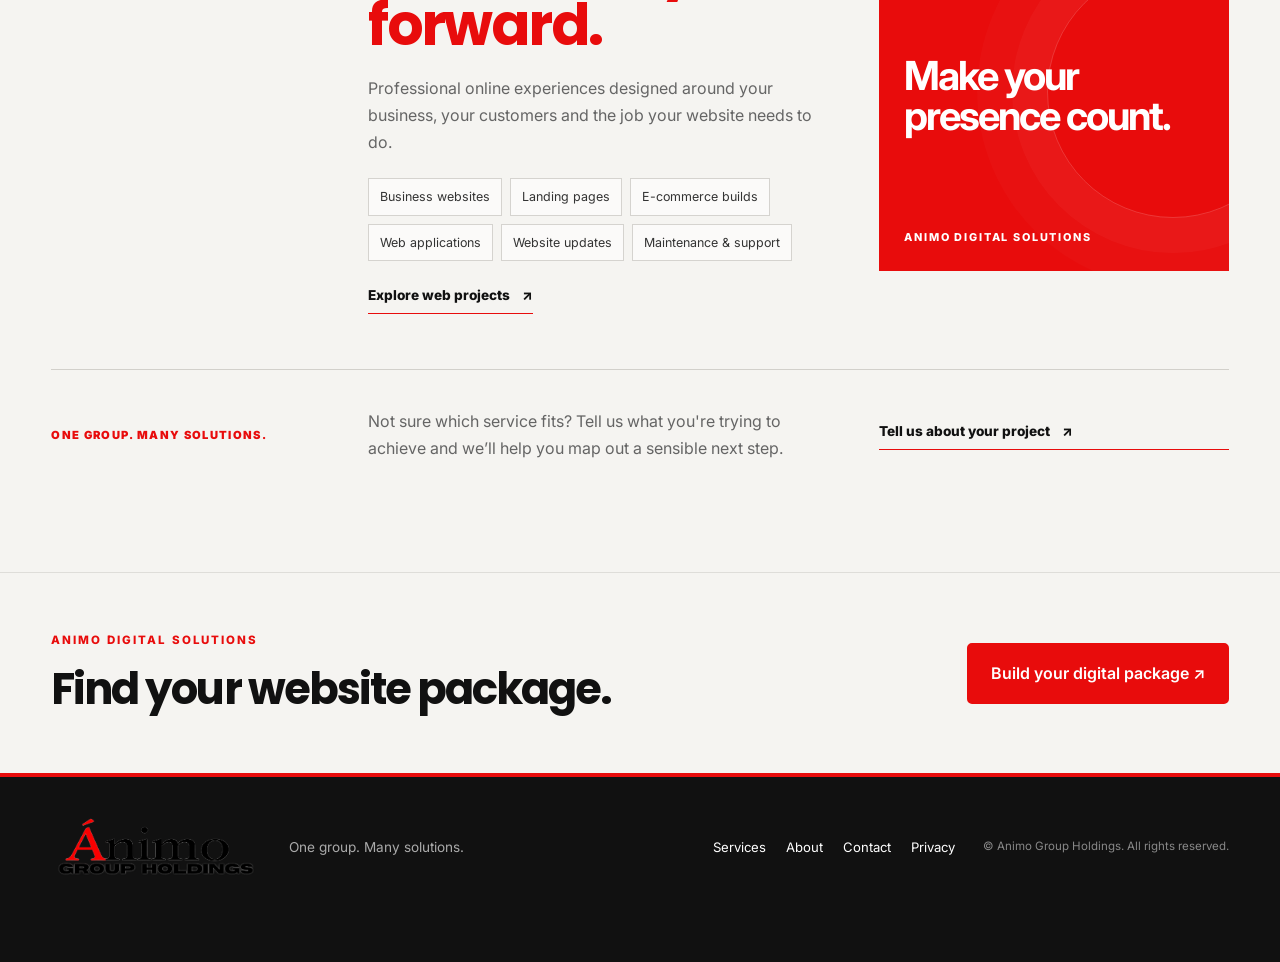
<file: services.html>
<!DOCTYPE html>
<html lang="en"><head><script async src="https://www.googletagmanager.com/gtag/js?id=G-RNE1MM3JN4"></script><script>window.dataLayer=window.dataLayer||[];function gtag(){dataLayer.push(arguments);}gtag('js',new Date());gtag('config','G-RNE1MM3JN4');</script><meta charset="UTF-8"><meta name="viewport" content="width=device-width, initial-scale=1.0"><title>Services | Animo Group Holdings</title><meta name="description" content="Explore Animo Group Holdings printing, branding and digital services for businesses and organisations in Benoni, Gauteng."><link rel="canonical" href="https://animogroup.pages.dev/services"><meta property="og:type" content="website"><meta property="og:site_name" content="Animo Group Holdings"><meta property="og:title" content="Services | Animo Group Holdings"><meta property="og:description" content="Explore Animo Group Holdings printing, branding and digital services for businesses and organisations in Benoni, Gauteng."><meta property="og:url" content="https://animogroup.pages.dev/services"><meta name="twitter:card" content="summary"><meta name="twitter:title" content="Services | Animo Group Holdings"><meta name="twitter:description" content="Explore Animo Group Holdings printing, branding and digital services for businesses and organisations in Benoni, Gauteng."><meta name="theme-color" content="#E80C0C"><link rel="stylesheet" href="assets/css/style.css"><link rel="stylesheet" href="assets/css/logo.css"><link rel="icon" type="image/svg+xml" href="assets/images/animo-a.svg"><link rel="preconnect" href="https://fonts.googleapis.com"><link rel="preconnect" href="https://fonts.gstatic.com" crossorigin></head><body>
<a class="skip-link" href="#main-content">Skip to main content</a>
<header id="header"><nav class="navbar container" aria-label="Main navigation">
    <a href="index.html" class="logo" aria-label="Animo Group Holdings home"><img src="assets/images/animo-a.svg" alt="Animo"></a>
    <ul class="nav-menu">
      <li><a href="index.html#divisions">Our Divisions</a></li><li><a href="services.html">Services</a></li><li><a href="industries.html">Who We Help</a></li><li><a href="portfolio.html">Our Work</a></li><li><a href="about.html">About</a></li><li><a href="digital-pricing.html">Pricing</a></li><li><a href="contact.html">Contact</a></li>
    </ul>
    <a href="contact.html#quote" class="btn btn-primary nav-cta">Request a Quote <span aria-hidden="true">↗</span></a>
    <button class="menu-toggle" aria-label="Open navigation menu" aria-expanded="false">☰</button>
  </nav></header>
<main id="main-content" tabindex="-1" class="inner-redesign">
<section class="inner-hero"><div class="container inner-hero-grid"><div><span class="eyebrow-line">WHAT WE DO / OUR DIVISIONS</span><h1>Ideas into things<br><em>people can use.</em></h1><p>From print that gets noticed to digital experiences that work hard, our services help businesses show up more professionally.</p><a class="btn btn-primary" href="contact.html#quote">Discuss your project ↗</a></div><div class="hero-side-note"><span>01 — PRINT</span><span>02 — BRAND</span><span>03 — DIGITAL</span><p>Different skills.<br>One practical partner.</p></div></div><div class="hero-index">02 / SERVICES</div></section>
<section class="service-editorial"><div class="container"><div class="service-feature"><div class="service-count">01 <span>ANIMO PRINTING</span></div><div class="service-feature-copy"><h2>Print with<br><em>a purpose.</em></h2><p>Printed materials and personalised products for businesses, events, schools, teams and organisations — from everyday essentials to promotional pieces.</p><ul class="service-pills"><li>Business cards & stationery</li><li>Flyers, posters & brochures</li><li>Banners & programmes</li><li>Custom T-shirts & apparel</li><li>Personalised gifts</li><li>Car branding</li></ul><a class="text-arrow" href="pricing.html">Explore custom apparel pricing <span>↗</span></a></div><div class="service-visual print-visual"><span>PRINT</span><strong>Make it<br>tangible.</strong><small>ANIMO PRINTING</small></div></div>
<div class="service-feature reverse"><div class="service-count">02 <span>ANIMO DIGITAL SOLUTIONS</span></div><div class="service-feature-copy"><h2>Digital tools<br><em>that move you forward.</em></h2><p>Professional online experiences designed around your business, your customers and the job your website needs to do.</p><ul class="service-pills"><li>Business websites</li><li>Landing pages</li><li>E-commerce builds</li><li>Web applications</li><li>Website updates</li><li>Maintenance & support</li></ul><a class="text-arrow" href="portfolio-web.html">Explore web projects <span>↗</span></a></div><div class="service-visual digital-visual"><span>DIGITAL</span><strong>Make your<br>presence count.</strong><small>ANIMO DIGITAL SOLUTIONS</small></div></div>
<div class="service-bottom-note"><span>ONE GROUP. MANY SOLUTIONS.</span><p>Not sure which service fits? Tell us what you're trying to achieve and we’ll help you map out a sensible next step.</p><a class="text-arrow" href="contact.html#quote">Tell us about your project <span>↗</span></a></div></div></section><section class="closing-strip"><div class="container"><div><span class="eyebrow-line">ANIMO DIGITAL SOLUTIONS</span><h2>Find your website package.</h2></div><a class="btn btn-primary" href="digital-pricing.html">Build your digital package ↗</a></div></section></main><footer class="site-footer red-footer"><div class="container footer-inner"><a href="index.html" class="footer-brand footer-brand-image" aria-label="Animo Group Holdings"><img loading="lazy" decoding="async" src="assets/images/logo-transparent.png" alt="Animo Group Holdings"></a><p>One group. Many solutions.</p><div class="footer-links"><a href="services.html">Services</a><a href="about.html">About</a><a href="contact.html">Contact</a><a href="privacy.html">Privacy</a></div><small>© Animo Group Holdings. All rights reserved.</small></div></footer><script src="assets/js/app.js"></script></body></html>
</file>
<file: assets/css/style.css>
/* ANIMO GROUP HOLDINGS - Shared Styles */
@import url('https://fonts.googleapis.com/css2?family=Inter:wght@300;400;500;600;700&family=Poppins:wght@500;600;700;800&display=swap');
:root{--primary:#0B1F3A;--secondary:#C8A95A;--white:#fff;--background:#F8F9FB;--text:#2B2B2B;--text-light:#666;--border:#E5E7EB;--heading:'Poppins',sans-serif;--body:'Inter',sans-serif;--space-3xl:96px;--radius-md:18px;--radius-lg:28px;--radius-pill:999px;--shadow-sm:0 10px 25px rgba(0,0,0,.06);--shadow-md:0 20px 45px rgba(0,0,0,.12);--shadow-lg:0 35px 60px rgba(0,0,0,.18);--container:1280px;--transition:.35s ease}
*{margin:0;padding:0;box-sizing:border-box}html{scroll-behavior:smooth}body{font-family:var(--body);color:var(--text);background:var(--white);overflow-x:hidden;line-height:1.7}img{max-width:100%;display:block}a{text-decoration:none;color:inherit}ul{list-style:none}button{border:0;cursor:pointer;font-family:inherit}h1,h2,h3,h4,h5,h6{font-family:var(--heading);line-height:1.2;color:var(--primary)}h1{font-size:clamp(2.8rem,6vw,5rem)}h2{font-size:clamp(2rem,4vw,3.2rem)}h3{font-size:1.5rem}p{color:var(--text-light)}.container{width:min(92%,var(--container));margin:auto}section{padding:var(--space-3xl) 0}.btn{display:inline-flex;align-items:center;justify-content:center;padding:16px 34px;border-radius:var(--radius-pill);font-weight:600;transition:var(--transition)}.btn-primary{background:var(--secondary);color:var(--primary)}.btn-primary:hover{transform:translateY(-4px);box-shadow:var(--shadow-md)}.btn-secondary{border:2px solid var(--white);color:var(--white)}.btn-secondary:hover{background:var(--white);color:var(--primary)}
#header{position:fixed;top:0;left:0;width:100%;z-index:999}.navbar{position:fixed;top:0;left:50%;transform:translateX(-50%);width:min(92%,1280px);height:90px;display:flex;justify-content:space-between;align-items:center;padding:0 30px;background:rgba(11,31,58,.15);backdrop-filter:blur(20px);border:1px solid rgba(255,255,255,.08);border-radius:20px;margin-top:20px;transition:all .35s ease;z-index:1000}.navbar.scrolled{background:rgba(11,31,58,.92);box-shadow:var(--shadow-lg);margin-top:10px;height:80px}.logo{display:flex;align-items:center}.logo img{height:65px;width:auto}.nav-menu{display:flex;gap:34px}.nav-menu a{color:var(--white);font-weight:500;position:relative;transition:var(--transition)}.nav-menu a::after{content:"";position:absolute;left:0;bottom:-6px;width:0;height:2px;background:var(--secondary);transition:var(--transition)}.nav-menu a:hover{color:var(--secondary)}.nav-menu a:hover::after{width:100%}.menu-toggle{display:none;font-size:2rem;color:var(--white);background:none}
#hero{min-height:100vh;background:linear-gradient(135deg,var(--primary),#16345e);display:flex;align-items:center;overflow:hidden}.hero-container{display:grid;grid-template-columns:1.1fr .9fr;align-items:center;gap:80px}.hero-content{color:var(--white)}.hero-badge{display:inline-block;padding:10px 18px;background:rgba(255,255,255,.08);border:1px solid rgba(255,255,255,.15);border-radius:999px;color:var(--secondary);margin-bottom:30px;font-size:.9rem}.hero-content h1{color:var(--white);margin-bottom:24px}.hero-description{font-size:1.15rem;color:rgba(255,255,255,.85);max-width:620px;margin-bottom:40px}.hero-buttons{display:flex;gap:20px;margin-bottom:60px}.hero-stats{display:flex;gap:32px;flex-wrap:wrap}.stat h3{color:var(--secondary);margin-bottom:6px}.stat span{color:rgba(255,255,255,.75);font-size:.95rem}.hero-visual{position:relative;height:600px}.floating-card{position:absolute;width:220px;padding:24px;background:rgba(255,255,255,.08);border:1px solid rgba(255,255,255,.15);backdrop-filter:blur(18px);border-radius:var(--radius-md);color:var(--white);box-shadow:var(--shadow-md);transition:var(--transition)}.floating-card:hover{transform:translateY(-10px) scale(1.03)}.card-one{top:40px;left:0}.card-two{top:220px;right:20px}.card-three{bottom:20px;left:40px}.card-four{top:80px;right:-20px}
#trust{background:var(--background);border-bottom:1px solid var(--border)}.trust-container{display:grid;grid-template-columns:.85fr 1.15fr;gap:72px;align-items:center}.section-eyebrow{display:inline-block;margin-bottom:16px;color:var(--secondary);font-size:.78rem;font-weight:700;letter-spacing:.14em}.trust-intro h2{max-width:620px;margin-bottom:20px}.trust-intro p{max-width:570px;font-size:1.05rem}.trust-grid{display:grid;gap:18px}.trust-item{display:flex;gap:22px;align-items:flex-start;padding:26px 28px;background:var(--white);border:1px solid var(--border);border-radius:var(--radius-md);box-shadow:var(--shadow-sm);transition:var(--transition)}.trust-item:hover{transform:translateY(-4px);box-shadow:var(--shadow-md);border-color:rgba(200,169,90,.45)}.trust-icon{display:grid;place-items:center;flex:0 0 48px;height:48px;border-radius:14px;background:var(--primary);color:var(--secondary);font-family:var(--heading);font-weight:700;font-size:.85rem}.trust-item h3{font-size:1.15rem;margin-bottom:6px}.trust-item p{font-size:.95rem;line-height:1.6}
#about{background:var(--white)}.about-container{display:grid;grid-template-columns:1.08fr .92fr;gap:90px;align-items:center}.about-copy h2{max-width:720px;margin-bottom:24px}.about-lead{font-size:1.12rem;color:var(--text);max-width:700px;margin-bottom:18px}.about-copy>p:not(.about-lead){max-width:700px}.about-points{display:grid;grid-template-columns:repeat(3,1fr);gap:18px;margin-top:38px}.about-points>div{padding:20px;border:1px solid var(--border);border-radius:var(--radius-md);background:var(--background)}.about-points span{display:grid;place-items:center;width:30px;height:30px;border-radius:50%;background:var(--secondary);color:var(--primary);font-weight:800;margin-bottom:14px}.about-points strong{display:block;color:var(--primary);font-family:var(--heading);font-size:.95rem;margin-bottom:5px}.about-points small{display:block;color:var(--text-light);font-size:.82rem}.about-panel{min-height:500px;padding:18px;border-radius:var(--radius-lg);background:linear-gradient(145deg,var(--primary),#16345e);box-shadow:var(--shadow-lg);position:relative;overflow:hidden}.about-panel-inner{height:100%;min-height:464px;border:1px solid rgba(255,255,255,.13);border-radius:20px;padding:48px;display:flex;flex-direction:column;justify-content:flex-end;position:relative;z-index:1}.about-mark{position:absolute;top:36px;left:46px;font-family:var(--heading);font-size:7rem;line-height:1;color:rgba(200,169,90,.16);font-weight:800}.about-panel h3{font-size:2rem;color:var(--white);max-width:450px;margin-bottom:18px}.about-panel p{color:rgba(255,255,255,.76);max-width:480px;margin-bottom:28px}.about-link{color:var(--secondary);font-weight:700;display:inline-flex;gap:10px;align-items:center;transition:var(--transition)}.about-link:hover{gap:16px}
.page-hero{padding:220px 0 110px;background:linear-gradient(135deg,var(--primary),#16345e);color:var(--white)}.page-hero-content{max-width:850px}.page-hero h1{color:var(--white);max-width:850px;margin-bottom:24px}.page-hero p{color:rgba(255,255,255,.78);font-size:1.12rem;max-width:720px}.page-hero .section-eyebrow{color:var(--secondary)}
.about-full-grid,.contact-grid{display:grid;grid-template-columns:1.05fr .95fr;gap:90px;align-items:center}.about-full h2,.contact-grid h2{margin-bottom:24px}.about-full p{max-width:700px;margin-bottom:18px}.about-quote-card{min-height:380px;background:var(--primary);border-radius:var(--radius-lg);padding:48px;display:flex;align-items:flex-end;position:relative;overflow:hidden;box-shadow:var(--shadow-lg)}.about-quote-card .about-mark{top:20px;left:35px}.about-quote-card p{position:relative;color:var(--white);font-family:var(--heading);font-size:2rem;line-height:1.3;z-index:1}.values-section,.industry-full,.portfolio-full{background:var(--background)}.section-heading{margin-bottom:45px}.section-heading p{max-width:700px;margin-top:12px}.values-grid,.industry-grid{display:grid;grid-template-columns:repeat(2,1fr);gap:20px}.value-card,.industry-grid article{padding:32px;background:var(--white);border:1px solid var(--border);border-radius:var(--radius-md);transition:var(--transition)}.value-card:hover,.industry-grid article:hover{transform:translateY(-5px);box-shadow:var(--shadow-md)}.value-card>span,.industry-grid article>span{color:var(--secondary);font-family:var(--heading);font-weight:700}.value-card h3,.industry-grid h2{margin:12px 0 8px}.industry-intro{background:var(--white)}.industry-intro-grid{display:grid;grid-template-columns:.8fr 1.2fr;gap:90px;align-items:start}.industry-intro-grid h2{max-width:520px}.industry-intro-grid p{max-width:700px;margin-bottom:15px}.industry-link{display:inline-flex;gap:9px;align-items:center;color:var(--primary);font-weight:700;margin-top:22px;transition:var(--transition)}.industry-link:hover{color:var(--secondary);gap:14px}.industry-fit{background:var(--white)}.fit-card{display:flex;justify-content:space-between;align-items:center;gap:50px;padding:55px 60px;background:var(--primary);border-radius:var(--radius-lg);box-shadow:var(--shadow-lg)}.fit-card h2{color:var(--white);margin-bottom:14px}.fit-card p{color:rgba(255,255,255,.76);max-width:700px}
.service-list{display:grid;gap:2px}.service-large{display:grid;grid-template-columns:80px 1fr;gap:30px;padding:55px 0;border-bottom:1px solid var(--border)}.service-large>span,.process-steps article>span{color:var(--secondary);font-family:var(--heading);font-weight:700;font-size:1.2rem}.service-large h2{margin-bottom:12px}.service-large p{max-width:700px;margin-bottom:16px}.service-large ul{display:flex;flex-wrap:wrap;gap:10px}.service-large li{padding:8px 14px;background:var(--background);border-radius:var(--radius-pill);font-size:.88rem}.service-link{display:inline-flex;gap:9px;align-items:center;color:var(--primary);font-weight:700;margin-top:22px;transition:var(--transition)}.service-link:hover{color:var(--secondary);gap:14px}.services-cta{background:var(--primary)}.services-cta h2{color:var(--white);margin-bottom:14px}.services-cta p{color:rgba(255,255,255,.75);max-width:680px;margin-bottom:26px}
.portfolio-grid{display:grid;grid-template-columns:repeat(3,1fr);gap:24px}.portfolio-category-grid{display:grid;grid-template-columns:repeat(3,1fr);gap:24px}.portfolio-category-card{display:flex;flex-direction:column;justify-content:space-between;min-height:390px;padding:34px;background:var(--white);border:1px solid var(--border);border-radius:var(--radius-lg);box-shadow:var(--shadow-sm);transition:var(--transition)}.portfolio-category-card:hover{transform:translateY(-8px);box-shadow:var(--shadow-md);border-color:rgba(200,169,90,.45)}.portfolio-category-number{display:grid;place-items:center;width:58px;height:58px;border-radius:16px;background:var(--primary);color:var(--secondary);font-family:var(--heading);font-weight:800;margin-bottom:55px}.portfolio-category-card h3{font-size:1.8rem;margin:10px 0}.portfolio-category-card p{max-width:360px}.portfolio-category-card .service-link{margin-top:28px}.portfolio-project-grid{display:grid;grid-template-columns:repeat(2,1fr);gap:24px}.portfolio-empty{max-width:760px;padding:55px;background:var(--white);border:1px solid var(--border);border-radius:var(--radius-lg);box-shadow:var(--shadow-sm)}.portfolio-empty .portfolio-category-number{margin-bottom:24px}.portfolio-empty h3{font-size:1.7rem;margin-bottom:10px}.portfolio-empty p{max-width:650px}.portfolio-card{background:var(--white);border:1px solid var(--border);border-radius:var(--radius-lg);overflow:hidden;transition:var(--transition);box-shadow:var(--shadow-sm)}.portfolio-card:hover{transform:translateY(-7px);box-shadow:var(--shadow-md)}.portfolio-placeholder{height:230px;background:linear-gradient(145deg,var(--primary),#16345e);display:grid;place-items:center;position:relative;overflow:hidden}.portfolio-placeholder::after{content:"";position:absolute;width:180px;height:180px;border:1px solid rgba(200,169,90,.28);border-radius:50%;transform:rotate(20deg)}.portfolio-placeholder span{position:relative;z-index:1;color:var(--secondary);font-family:var(--heading);font-size:1.1rem;font-weight:700;letter-spacing:.15em}.portfolio-card-body{padding:28px}.portfolio-type,.portfolio-status{display:block;color:var(--secondary);font-size:.72rem;font-weight:800;letter-spacing:.12em}.portfolio-card h3{margin:10px 0 9px}.portfolio-card-body p{font-size:.92rem;line-height:1.65;margin-bottom:20px}.portfolio-status{color:var(--text-light);font-size:.68rem}.portfolio-meta{display:grid;gap:8px;margin:22px 0;padding:14px 0;border-top:1px solid var(--border);border-bottom:1px solid var(--border);font-size:.84rem}.portfolio-meta span{color:var(--text-light)}.portfolio-actions{display:flex;align-items:center;justify-content:space-between;gap:16px;flex-wrap:wrap}.portfolio-actions .service-link{margin-top:0}.portfolio-featured{grid-column:span 2}.portfolio-coming{background:var(--white)}.coming-grid{display:grid;grid-template-columns:.9fr 1.1fr;gap:90px;align-items:start}.coming-grid h2{max-width:600px}.coming-grid p{max-width:700px}.portfolio-note{max-width:780px;padding:55px;background:var(--white);border:1px solid var(--border);border-radius:var(--radius-lg);box-shadow:var(--shadow-sm)}.portfolio-note>span{color:var(--secondary);font-weight:800;letter-spacing:.12em;font-size:.75rem}.portfolio-note h2{margin:12px 0}.portfolio-note p{margin-bottom:25px}
.process-full{background:var(--white)}.process-steps{display:grid;grid-template-columns:repeat(5,1fr);gap:18px}.process-steps article{padding:28px 20px;border:1px solid var(--border);border-radius:var(--radius-md)}.process-steps h2{font-size:1.2rem;margin:16px 0 10px}.process-steps p{font-size:.9rem}.process-overview{background:var(--white)}.process-overview-grid{display:grid;grid-template-columns:.8fr 1.2fr;gap:90px;align-items:start}.process-overview-grid h2{max-width:520px}.process-overview-grid p{max-width:700px;margin-bottom:16px}.process-steps-large{display:grid;grid-template-columns:repeat(2,1fr);gap:20px}.process-steps-large article{min-height:240px;padding:34px;background:var(--white);border:1px solid var(--border);border-radius:var(--radius-md);box-shadow:var(--shadow-sm);transition:var(--transition)}.process-steps-large article:hover{transform:translateY(-5px);box-shadow:var(--shadow-md)}.process-steps-large article>span{color:var(--secondary);font-family:var(--heading);font-weight:700;font-size:1.15rem}.process-steps-large h2{font-size:1.45rem;margin:14px 0 10px}.process-steps-large p{max-width:560px}.process-expectations{background:var(--white)}.expectation-card{display:flex;justify-content:space-between;align-items:center;gap:50px;padding:55px 60px;background:var(--primary);border-radius:var(--radius-lg);box-shadow:var(--shadow-lg)}.expectation-card h2{color:var(--white);max-width:650px;margin-bottom:14px}.expectation-card p{color:rgba(255,255,255,.76);max-width:700px}
.contact-full{background:var(--background)}.contact-methods{display:grid;gap:12px;margin-top:30px}.contact-methods a{padding:18px 20px;background:var(--white);border:1px solid var(--border);border-radius:var(--radius-md)}.contact-methods strong,.contact-methods span{display:block}.contact-methods span{color:var(--text-light)}.quote-form{display:grid;gap:16px;background:var(--white);padding:34px;border-radius:var(--radius-lg);box-shadow:var(--shadow-md)}.quote-form label{font-weight:600;color:var(--primary);font-size:.9rem}.quote-form input,.quote-form select,.quote-form textarea{display:block;width:100%;margin-top:7px;padding:14px;border:1px solid var(--border);border-radius:10px;font:inherit}.quote-form textarea{resize:vertical}.home-cta{text-align:center;background:var(--primary)}.home-cta h2{color:var(--white);margin-bottom:14px}.home-cta p{color:rgba(255,255,255,.75);margin-bottom:26px}.site-footer{padding:35px 0;background:#071527}.site-footer p{color:rgba(255,255,255,.6);text-align:center;font-size:.9rem}
@media(max-width:900px){.portfolio-featured{grid-column:auto}.nav-menu{display:none}.menu-toggle{display:block}.hero-container{grid-template-columns:1fr;gap:30px}.hero-visual{height:360px}.card-one{left:5%}.card-two{right:5%;top:160px}.card-three{left:15%;bottom:0}.card-four{right:5%;top:20px}.trust-container,.about-container,.about-full-grid,.contact-grid,.industry-intro-grid,.coming-grid{grid-template-columns:1fr;gap:50px}.about-panel{min-height:430px}.about-panel-inner{min-height:394px}.values-grid,.industry-grid,.portfolio-grid,.portfolio-category-grid,.portfolio-project-grid{grid-template-columns:1fr}.process-steps{grid-template-columns:repeat(2,1fr)}.process-overview-grid{grid-template-columns:1fr;gap:40px}.process-steps-large{grid-template-columns:1fr}.expectation-card{flex-direction:column;align-items:flex-start;padding:42px}.fit-card{flex-direction:column;align-items:flex-start;padding:42px}}
@media(max-width:600px){section{padding:72px 0}.navbar{padding:0 18px;height:76px}.logo img{height:54px}.hero-buttons{flex-direction:column;align-items:stretch}.hero-stats{gap:22px}.hero-visual{height:300px;transform:scale(.9);transform-origin:top center}.trust-item{padding:22px}.about-points{grid-template-columns:1fr}.about-panel{min-height:400px;padding:12px}.about-panel-inner{min-height:376px;padding:30px}.about-panel h3{font-size:1.6rem}.about-mark{font-size:5.5rem;left:30px;top:28px}.page-hero{padding:170px 0 80px}.service-large{grid-template-columns:1fr;gap:10px;padding:40px 0}.process-steps{grid-template-columns:1fr}.process-steps-large article{min-height:auto;padding:28px 24px}.expectation-card{padding:30px 24px}.fit-card{padding:30px 24px}.industry-intro-grid{gap:25px}.portfolio-placeholder{height:190px}.portfolio-card-body{padding:24px}.quote-form{padding:24px}}
</file>
<file: assets/css/logo.css>
/* Animo Group Holdings logo styling — preserve original logo artwork */
.logo{display:flex;align-items:center;flex:0 0 auto}
.logo img{height:62px;width:auto;max-width:245px;object-fit:contain;transition:transform .3s ease}
.logo:hover img{transform:translateY(-1px)}
@media(max-width:900px){.logo img{height:50px;max-width:190px}}
@media(max-width:600px){.logo img{height:46px;max-width:175px}}

/* Brand refresh: red, black and white. Shared styles remain available to inner pages. */
:root{--primary:#111111;--secondary:#E80C0C;--white:#FFFFFF;--background:#F6F6F6;--text:#181818;--text-light:#626262;--border:#E4E4E4;--heading:'Poppins',sans-serif;--body:'Inter',sans-serif;--space-3xl:88px;--radius-md:12px;--radius-lg:18px;--radius-pill:999px;--shadow-sm:0 8px 24px rgba(0,0,0,.06);--shadow-md:0 18px 40px rgba(0,0,0,.12);--shadow-lg:0 25px 55px rgba(0,0,0,.2);--container:1240px;--transition:.25s ease}
h1,h2,h3,h4,h5,h6{color:#111}
.btn-primary{background:#E80C0C;color:#fff;border:2px solid #E80C0C}
.btn-primary:hover{background:#bf0909;border-color:#bf0909;color:#fff}
.btn-secondary{border:1px solid #fff;color:#fff}
.section-eyebrow{color:#E80C0C}
.navbar{background:rgba(15,15,15,.93);border:1px solid rgba(255,255,255,.1);border-radius:12px;backdrop-filter:blur(16px)}
.navbar.scrolled{background:rgba(15,15,15,.97)}
.nav-menu a:hover{color:#ff4a4a}
.nav-menu a::after{background:#E80C0C}
.home-redesign #hero.red-hero{min-height:760px;padding:160px 0 90px;background:#111;position:relative;isolation:isolate}
.home-redesign #hero.red-hero:before{content:"";position:absolute;z-index:-1;top:0;right:0;width:48%;height:100%;background:#E80C0C;clip-path:polygon(26% 0,100% 0,100% 100%,0 100%)}
.red-hero-grid{display:grid;grid-template-columns:1.05fr .95fr;gap:70px;align-items:center}
.red-hero-copy{color:#fff;max-width:660px}
.red-hero .hero-badge{background:rgba(255,255,255,.08);border:1px solid rgba(255,255,255,.2);border-radius:4px;color:#fff;font-size:.72rem;font-weight:700;letter-spacing:.1em;padding:9px 13px;margin-bottom:28px}
.red-kicker{font-size:.78rem;font-weight:800;letter-spacing:.2em;color:#ff4545;margin-bottom:14px}
.red-hero .hero-content h1,.red-hero h1{font-size:clamp(3.1rem,6.2vw,5.8rem);font-weight:800;letter-spacing:-.055em;line-height:1.02;color:#fff;margin-bottom:24px}
.red-hero h1 span{color:#ff3838}
.red-hero .hero-description{font-size:1.08rem;line-height:1.8;color:rgba(255,255,255,.76);max-width:560px;margin-bottom:32px}
.red-hero .hero-buttons{display:flex;gap:12px;flex-wrap:wrap;margin-bottom:30px}
.red-hero .btn{border-radius:5px;padding:15px 21px;font-size:.9rem}
.red-hero .btn-secondary{border-color:rgba(255,255,255,.4)}
.red-hero-note{display:flex;align-items:center;gap:10px;color:rgba(255,255,255,.65);font-size:.82rem}
.red-dot{height:8px;width:8px;border-radius:50%;background:#E80C0C;box-shadow:0 0 0 5px rgba(232,12,12,.18)}
.red-hero-art{min-height:450px;background:#fff;color:#111;padding:28px;display:flex;flex-direction:column;justify-content:space-between;box-shadow:0 28px 70px rgba(0,0,0,.22);position:relative}
.hero-art-top,.hero-art-bottom{display:flex;justify-content:space-between;gap:15px;font-size:.62rem;font-weight:800;letter-spacing:.12em}
.hero-art-top{border-bottom:1px solid #ddd;padding-bottom:18px}
.hero-art-bottom{border-top:1px solid #ddd;padding-top:18px}
.hero-art-main{padding:45px 0 55px;position:relative}
.hero-art-line{display:block;width:64px;height:8px;background:#E80C0C;margin-bottom:22px}
.hero-art-word{font-size:clamp(3.6rem,6vw,6rem);font-weight:800;letter-spacing:-.09em;line-height:1}
.hero-art-word span,.footer-brand span{color:#E80C0C}
.hero-art-main p{margin-top:12px;font-size:1.05rem;font-weight:600;color:#555}
.division-section{background:#f6f6f6}
.division-heading{display:flex;align-items:end;justify-content:space-between;gap:40px;margin-bottom:38px}
.division-heading h2{font-size:clamp(2.2rem,4.5vw,4rem);letter-spacing:-.05em}
.division-heading h2 span,.audience-layout h2 span{color:#E80C0C}
.division-heading>p{max-width:390px;font-size:1rem}
.division-grid{display:grid;grid-template-columns:repeat(2,minmax(0,1fr));gap:22px}
.division-card{background:#fff;border:1px solid #e5e5e5;padding:34px 36px 30px;min-height:430px;display:flex;flex-direction:column;transition:transform .25s ease,box-shadow .25s ease}
.division-card:hover{transform:translateY(-5px);box-shadow:0 18px 40px rgba(0,0,0,.08)}
.division-card-top{display:flex;align-items:center;justify-content:space-between;margin-bottom:34px}
.division-index{font-size:.68rem;letter-spacing:.16em;font-weight:800;color:#777}
.division-symbol{display:grid;place-items:center;width:38px;height:38px;border:1px solid #ddd;border-radius:50%;font-size:1.2rem}
.division-name{font-size:clamp(1.8rem,3vw,2.7rem);font-weight:400;letter-spacing:-.055em;color:#111;line-height:1.2}
.division-name strong{font-weight:800}
.division-card p{font-size:.96rem;line-height:1.75;margin:15px 0 19px;max-width:510px}
.division-card ul{display:grid;grid-template-columns:repeat(2,minmax(0,1fr));gap:10px 18px;margin-bottom:28px}
.division-card li{font-size:.83rem;color:#333;padding-left:16px;position:relative}
.division-card li:before{content:"";position:absolute;left:0;top:.65em;width:6px;height:6px;background:#E80C0C}
.division-link,.text-link{display:inline-flex;align-items:center;justify-content:space-between;gap:24px;font-weight:800;font-size:.9rem;color:#111;border-bottom:2px solid #E80C0C;padding:0 0 8px;align-self:flex-start;margin-top:auto}
.division-link span,.text-link span{color:#E80C0C;font-size:1.2rem}
.digital-card{background:#111;color:#fff;border-color:#111}
.digital-card .division-index,.digital-card .division-name{color:#fff}
.digital-card .division-symbol{border-color:#444}
.digital-card p,.digital-card li{color:#c9c9c9}
.digital-card .division-link{color:#fff}
.audience-section{background:#fff}
.audience-layout{display:grid;grid-template-columns:.85fr 1.15fr;gap:90px;align-items:start}
.audience-layout h2{font-size:clamp(2.2rem,4.5vw,3.7rem);letter-spacing:-.05em;margin-bottom:20px}
.audience-layout>div:first-child>p{max-width:460px;margin-bottom:26px}
.audience-list{border-top:1px solid #ddd}
.audience-row{display:grid;grid-template-columns:38px 1fr 25px;gap:18px;align-items:start;padding:25px 0;border-bottom:1px solid #ddd}
.audience-row>span:first-child{font-size:.72rem;font-weight:800;color:#E80C0C;padding-top:5px}
.audience-row h3{font-size:1.12rem;margin-bottom:7px}
.audience-row p{font-size:.9rem}
.audience-arrow{color:#E80C0C;font-size:1.3rem}
.approach-section{padding-top:10px;background:#fff}
.approach-panel{display:grid;grid-template-columns:100px 1fr 230px;gap:35px;align-items:center;background:#f4f4f4;padding:55px}
.approach-mark{font-size:4.5rem;font-weight:800;letter-spacing:-.1em;color:#111}
.approach-mark span{color:#E80C0C}
.approach-copy h2{font-size:clamp(1.8rem,3vw,2.7rem);letter-spacing:-.04em;margin-bottom:16px}
.approach-copy p{max-width:670px;margin-bottom:20px}
.approach-stamp{border-left:3px solid #E80C0C;padding:12px 0 12px 20px;font-size:.78rem;line-height:1.9;font-weight:800;letter-spacing:.08em}
.approach-stamp span{color:#E80C0C}
.red-final-cta{background:#E80C0C;padding:65px 0}
.final-cta-inner{display:flex;align-items:center;justify-content:space-between;gap:35px}
.red-final-cta .section-eyebrow{color:rgba(255,255,255,.72)}
.red-final-cta h2{font-size:clamp(2.4rem,4.8vw,4.3rem);letter-spacing:-.055em;color:#fff;margin-bottom:15px}
.red-final-cta p{color:rgba(255,255,255,.8)}
.btn-light{background:#fff;color:#111;border:2px solid #fff;border-radius:5px;padding:16px 23px;font-weight:800;white-space:nowrap}
.btn-light:hover{background:#111;color:#fff;border-color:#111}
.red-footer{background:#111;color:#fff;padding:35px 0}
.footer-inner{display:flex;align-items:center;gap:28px;flex-wrap:wrap}
.footer-brand{font-size:1.5rem;font-weight:800;letter-spacing:-.06em}
.footer-brand small{display:block;font-size:.55rem;letter-spacing:.18em;color:#aaa}
.footer-inner>p{color:#aaa;font-size:.85rem}
.footer-links{display:flex;gap:20px;margin-left:auto;font-size:.82rem}
.footer-inner>small{color:#888;font-size:.72rem}
@media(max-width:1000px){.red-hero-grid{gap:35px}.red-hero-art{min-height:380px}.audience-layout{gap:45px}.approach-panel{grid-template-columns:70px 1fr;padding:38px}.approach-stamp{grid-column:2}.nav-menu{gap:18px}.nav-menu a{font-size:.86rem}.nav-cta{padding:12px 17px}}
@media(max-width:800px){.home-redesign #hero.red-hero{padding:145px 0 65px;min-height:0}.home-redesign #hero.red-hero:before{width:100%;height:42%;top:auto;bottom:0;clip-path:polygon(45% 0,100% 0,100% 100%,0 100%);opacity:.9}.red-hero-grid{grid-template-columns:1fr}.red-hero-art{min-height:320px;margin-top:5px}.division-heading{display:block}.division-heading>p{margin-top:15px}.audience-layout{grid-template-columns:1fr;gap:38px}.approach-panel{grid-template-columns:55px 1fr;gap:22px;padding:30px}.approach-stamp{grid-column:2}.final-cta-inner{align-items:flex-start;flex-direction:column}.footer-links{margin-left:0}}
@media(max-width:600px){:root{--space-3xl:58px}.navbar{height:72px;padding:0 16px;margin-top:10px;width:94%}.navbar.scrolled{height:66px}.nav-menu{display:none;position:absolute;top:calc(100% + 10px);left:0;right:0;background:#111;padding:20px;flex-direction:column;gap:0;border:1px solid #333;border-radius:10px;box-shadow:0 18px 35px rgba(0,0,0,.22)}.nav-menu.active{display:flex}.nav-menu li a{display:block;padding:12px 3px;font-size:1rem}.navbar .nav-cta{display:none}.menu-toggle{display:block;color:#fff}.logo img{height:43px}.red-hero .hero-buttons{flex-direction:column;align-items:stretch}.red-hero .btn{width:100%}.red-hero-art{min-height:280px;padding:20px}.hero-art-main{padding:35px 0}.hero-art-bottom{font-size:.52rem}.division-grid{grid-template-columns:1fr}.division-card{padding:27px 23px;min-height:0}.division-card ul{grid-template-columns:1fr}.division-heading h2{font-size:2.35rem}.audience-layout h2{font-size:2.5rem}.approach-panel{grid-template-columns:1fr;padding:27px}.approach-mark{font-size:3.4rem}.approach-stamp{grid-column:1}.red-final-cta{padding:52px 0}.red-final-cta h2{font-size:2.7rem}.footer-inner{gap:16px}.footer-links{width:100%;order:3}.footer-inner>small{width:100%;order:4}}


/* Shared inner-page visual system for the Animo red / black / white refresh */
body:not(.home-redesign){background:#fff;color:#171717}
body:not(.home-redesign) .page-hero{position:relative;isolation:isolate;overflow:hidden;background:#111;padding:190px 0 88px;border-bottom:5px solid #E80C0C}
body:not(.home-redesign) .page-hero:after{content:"";position:absolute;z-index:-1;right:-5%;top:0;width:36%;height:100%;background:#E80C0C;clip-path:polygon(35% 0,100% 0,100% 100%,0 100%);opacity:.95}
body:not(.home-redesign) .page-hero-content{position:relative;z-index:1;max-width:900px}
body:not(.home-redesign) .page-hero h1{font-size:clamp(2.7rem,5.4vw,5rem);letter-spacing:-.05em;line-height:1.04;max-width:820px}
body:not(.home-redesign) .page-hero p{max-width:680px;line-height:1.8}
body:not(.home-redesign) .page-hero .section-eyebrow{color:#ff4b4b}
body:not(.home-redesign) .section-heading h2,body:not(.home-redesign) .about-full h2,body:not(.home-redesign) .contact-grid h2,body:not(.home-redesign) .industry-intro h2,body:not(.home-redesign) .process-overview h2{letter-spacing:-.04em}
body:not(.home-redesign) .value-card,body:not(.home-redesign) .industry-grid article,body:not(.home-redesign) .portfolio-category-card,body:not(.home-redesign) .process-steps-large article{border-radius:8px;box-shadow:none}
body:not(.home-redesign) .value-card:hover,body:not(.home-redesign) .industry-grid article:hover,body:not(.home-redesign) .portfolio-category-card:hover,body:not(.home-redesign) .process-steps-large article:hover{border-color:#E80C0C;box-shadow:0 15px 32px rgba(0,0,0,.08)}
body:not(.home-redesign) .about-quote-card,body:not(.home-redesign) .fit-card,body:not(.home-redesign) .expectation-card,body:not(.home-redesign) .services-cta,body:not(.home-redesign) .home-cta{background:#111;border-radius:8px}
body:not(.home-redesign) .about-panel{background:#111;border-radius:8px}
body:not(.home-redesign) .about-mark{color:rgba(232,12,12,.2)}
body:not(.home-redesign) .portfolio-category-number{background:#E80C0C;color:#fff;border-radius:6px}
body:not(.home-redesign) .portfolio-placeholder{background:linear-gradient(135deg,#111,#292929)}
body:not(.home-redesign) .portfolio-placeholder::after{border-color:rgba(232,12,12,.4)}
body:not(.home-redesign) .portfolio-placeholder span{color:#ff4141}
body:not(.home-redesign) .contact-methods a{border-radius:8px;transition:var(--transition)}
body:not(.home-redesign) .contact-methods a:hover{border-color:#E80C0C;transform:translateX(3px)}
body:not(.home-redesign) .quote-form{border:1px solid #e5e5e5;border-radius:8px;box-shadow:0 16px 40px rgba(0,0,0,.07)}
body:not(.home-redesign) .quote-form input:focus,body:not(.home-redesign) .quote-form select:focus,body:not(.home-redesign) .quote-form textarea:focus{outline:2px solid rgba(232,12,12,.18);border-color:#E80C0C}
body:not(.home-redesign) .service-large{border-bottom-color:#e5e5e5}
body:not(.home-redesign) .service-large>span,body:not(.home-redesign) .process-steps article>span{color:#E80C0C}
body:not(.home-redesign) .service-large li{border-radius:4px;background:#f4f4f4}
body:not(.home-redesign) .site-footer{background:#111;border-top:4px solid #E80C0C}
body:not(.home-redesign) .btn{border-radius:5px}
body:not(.home-redesign) .navbar .btn-primary{color:#fff}
@media(max-width:900px){
  body:not(.home-redesign) .page-hero{padding:155px 0 70px}
  body:not(.home-redesign) .navbar .nav-menu.mobile-open{display:flex!important;position:absolute!important;top:calc(100% + 12px)!important;left:0!important;right:0!important;flex-direction:column!important;gap:0!important;padding:12px!important;background:rgba(17,17,17,.98)!important;border:1px solid #333!important;border-radius:8px!important;box-shadow:0 20px 45px rgba(0,0,0,.24)!important}
  body:not(.home-redesign) .navbar .nav-menu.mobile-open a{display:block;padding:12px 8px}
}
@media(max-width:600px){
  body:not(.home-redesign) .page-hero:after{width:58%;opacity:.65}
  body:not(.home-redesign) .page-hero h1{font-size:clamp(2.5rem,11vw,3.5rem)}
}

/* === Animo inner-page layout redesign: editorial, high-contrast, responsive === */
:root{--animo-red:#e80c0c;--animo-ink:#111;--animo-paper:#f5f4f1;--animo-line:#deddd9}
body:not(.home-redesign){--primary:#111;--secondary:#e80c0c}
.inner-redesign{color:var(--animo-ink);background:#fff}
.inner-redesign h1,.inner-redesign h2,.inner-redesign h3{color:var(--animo-ink);letter-spacing:-.045em}
.inner-redesign p{color:#656565}
.inner-redesign .btn{border-radius:3px;padding:15px 22px;gap:12px}
.inner-redesign .btn-primary{background:var(--animo-red);color:#fff}
.inner-redesign .inner-hero{position:relative;isolation:isolate;overflow:hidden;background:#111;color:#fff;padding:190px 0 110px;min-height:590px}
.inner-redesign .inner-hero:before{content:"";position:absolute;z-index:-1;inset:0 0 0 auto;width:40%;background:var(--animo-red);clip-path:polygon(58% 0,100% 0,100% 100%,0 100%)}
.inner-redesign .inner-hero:after{content:"";position:absolute;z-index:-1;width:420px;height:420px;border:1px solid rgba(255,255,255,.16);border-radius:50%;right:8%;top:12%;box-shadow:0 0 0 50px rgba(255,255,255,.025),0 0 0 100px rgba(255,255,255,.02)}
.inner-hero-grid{display:grid;grid-template-columns:minmax(0,1.2fr) minmax(260px,.8fr);gap:70px;align-items:center;position:relative;z-index:1}
.eyebrow-line{display:block;color:var(--animo-red);font-size:.72rem;letter-spacing:.17em;font-weight:800;margin-bottom:22px}
.inner-hero .eyebrow-line{color:#ff4b4b}
.inner-redesign .inner-hero h1{font-size:clamp(3.1rem,7vw,6.3rem);line-height:.98;color:#fff;max-width:820px;margin:0 0 26px}
.inner-redesign .inner-hero h1 em,.inner-redesign h2 em{font-style:normal;color:var(--animo-red)}
.inner-redesign .inner-hero p{font-size:1.08rem;color:rgba(255,255,255,.76);max-width:590px;margin-bottom:30px}
.hero-index{position:absolute;left:4%;bottom:25px;color:rgba(255,255,255,.48);font-size:.67rem;letter-spacing:.15em;font-weight:700}
.hero-stamp,.price-hero-card,.portfolio-detail-number,.contact-side-card{min-height:300px;padding:32px;background:#f5f4f1;color:#111;display:flex;flex-direction:column;justify-content:space-between;position:relative;z-index:1}
.hero-stamp{border-left:8px solid var(--animo-red);min-height:340px}.hero-stamp>span{font-size:1rem;font-weight:900;letter-spacing:.22em}
.hero-stamp strong,.contact-side-card strong{font-size:clamp(2rem,4vw,3.3rem);line-height:1.05;letter-spacing:-.05em}
.hero-stamp small,.contact-side-card small{color:#666}
.hero-side-note{border-top:1px solid rgba(255,255,255,.35);border-bottom:1px solid rgba(255,255,255,.35);padding:18px 0;display:grid;gap:17px}
.hero-side-note span{font-size:.72rem;color:#fff;letter-spacing:.14em;font-weight:800}
.hero-side-note p{font-size:1.65rem!important;line-height:1.2;color:#fff!important;margin:12px 0 0!important}
.editorial-section,.service-editorial,.pricing-section,.project-feature{padding:110px 0}
.editorial-grid{display:grid;grid-template-columns:.55fr 1.45fr;gap:90px}
.section-marker{font-size:1.1rem;font-weight:800;color:var(--animo-red);letter-spacing:.08em}.section-marker span{display:block;margin-top:10px;color:#777;font-size:.65rem;letter-spacing:.15em}
.editorial-copy{max-width:790px}.editorial-copy h2,.section-intro h2,.extras-grid h2,.detail-empty-layout h2{font-size:clamp(2.5rem,5vw,4.6rem);line-height:1.02;margin-bottom:28px}
.large-copy{font-size:1.28rem!important;line-height:1.55;color:#222!important}.editorial-copy p{margin-bottom:18px}
.dark-band{background:#111;padding:90px 0;color:#fff}.dark-band-grid{display:grid;grid-template-columns:1.1fr .9fr;gap:90px;align-items:center}
.dark-band h2{font-size:clamp(2.5rem,5vw,4.5rem);line-height:1.04;color:#fff}.dark-band p{font-size:1.08rem;color:rgba(255,255,255,.7)}
.section-intro{max-width:750px;margin-bottom:55px}.section-intro h2{margin-bottom:18px}.section-intro>p{max-width:650px;font-size:1.02rem}
.values-editorial,.service-editorial,.pricing-extras{background:var(--animo-paper)}
.principle-grid{display:grid;grid-template-columns:repeat(4,1fr);border-top:1px solid #ccc;border-bottom:1px solid #ccc}
.principle-grid article{padding:28px 24px 32px 0;border-right:1px solid #ccc}.principle-grid article+article{padding-left:24px}.principle-grid article:last-child{border-right:0}
.principle-grid article>span{color:var(--animo-red);font-weight:800;font-size:.75rem}.principle-grid h3{font-size:1.35rem;margin:34px 0 12px}.principle-grid p{font-size:.92rem}
.closing-strip{padding:58px 0;background:var(--animo-paper);border-top:1px solid var(--animo-line)}.closing-strip>.container{display:flex;align-items:center;justify-content:space-between;gap:35px}
.closing-strip .eyebrow-line{margin-bottom:12px}.closing-strip h2{font-size:clamp(1.8rem,3.4vw,3rem)}
.service-feature{display:grid;grid-template-columns:.7fr 1.2fr .9fr;gap:45px;align-items:center;padding:55px 0;border-bottom:1px solid #d2d0cb}
.service-count{align-self:start;color:var(--animo-red);font-size:1.5rem;font-weight:900}.service-count span{display:block;margin-top:10px;color:#777;font-size:.65rem;letter-spacing:.12em}
.service-feature-copy h2{font-size:clamp(2.3rem,4.5vw,4.2rem);line-height:1.02;margin-bottom:20px}.service-feature-copy>p{margin-bottom:22px}
.service-pills{display:flex;flex-wrap:wrap;gap:8px;margin:20px 0}.service-pills li{border:1px solid #d5d3cf;padding:7px 11px;font-size:.78rem;color:#333;background:rgba(255,255,255,.6)}
.text-arrow{display:inline-flex;gap:12px;align-items:center;color:#111;font-size:.85rem;font-weight:800;border-bottom:1px solid var(--animo-red);padding-bottom:6px}.text-arrow:hover{color:var(--animo-red)}
.service-visual{min-height:350px;background:#111;color:#fff;padding:25px;display:flex;flex-direction:column;justify-content:space-between;position:relative;overflow:hidden}
.service-visual:after{content:"";position:absolute;width:250px;height:250px;border:1px solid rgba(255,255,255,.18);border-radius:50%;right:-70px;top:45px;box-shadow:0 0 0 35px rgba(255,255,255,.03),0 0 0 70px rgba(255,255,255,.02)}
.digital-visual{background:var(--animo-red)}.service-visual>span,.service-visual small{font-size:.68rem;letter-spacing:.17em;font-weight:800;position:relative;z-index:1}
.service-visual strong{font-size:2.5rem;line-height:1;letter-spacing:-.05em;position:relative;z-index:1}
.service-bottom-note{display:grid;grid-template-columns:.7fr 1.2fr .9fr;gap:45px;align-items:center;padding-top:38px}
.service-bottom-note>span{font-size:.7rem;font-weight:900;letter-spacing:.12em;color:var(--animo-red)}.service-bottom-note p{margin:0}
.price-hero-card{min-height:330px;border-top:8px solid var(--animo-red)}.price-hero-card>span,.price-hero-card small{font-size:.72rem;font-weight:800;letter-spacing:.1em}
.price-hero-card strong{font-size:clamp(4rem,8vw,6rem);letter-spacing:-.08em;line-height:1}.price-hero-card small{color:#777;letter-spacing:0}.price-hero-card p{font-size:.82rem;margin-top:15px}.price-rule{height:1px;background:#ccc;margin:10px 0}
.price-table{border-top:2px solid #111;max-width:900px}.price-table-head,.price-row{display:grid;grid-template-columns:1fr .7fr;gap:20px;align-items:center;padding:19px 15px;border-bottom:1px solid #ddd}
.price-table-head{font-size:.68rem;font-weight:900;letter-spacing:.13em;color:#777}.price-row strong{font-size:1rem}.price-row b{font-size:1.2rem;text-align:right}.price-row:nth-child(odd){background:#f7f6f3}
.pricing-disclaimer{font-size:.8rem;margin-top:20px;max-width:700px}.extras-grid{display:grid;grid-template-columns:1fr 1fr;gap:70px}
.extras-grid h2{font-size:clamp(2.2rem,4vw,3.6rem);margin-bottom:20px}.extras-grid article>p{margin-bottom:20px}
.mini-price{display:flex;justify-content:space-between;gap:15px;padding:14px 0;border-bottom:1px solid #ccc}.mini-price strong{color:var(--animo-red)}.extras-grid small{display:block;margin-top:14px;color:#777}
.industry-orbit{min-height:320px;display:grid;grid-template-columns:1fr 1fr;gap:10px;align-content:center;transform:rotate(-4deg)}
.industry-orbit span{padding:17px 10px;border:1px solid rgba(255,255,255,.6);font-size:.72rem;letter-spacing:.12em;text-align:center;color:#fff}.industry-orbit b{grid-column:1/-1;text-align:center;font-size:3rem;letter-spacing:.16em;color:#fff}
.industry-cards{display:grid;grid-template-columns:repeat(3,1fr);gap:1px;background:#d4d2ce;border:1px solid #d4d2ce}
.industry-cards article{background:#fff;padding:32px;min-height:300px;display:flex;flex-direction:column;align-items:flex-start}
.industry-cards article>span,.portfolio-redesign-grid article>span{font-size:.65rem;font-weight:900;letter-spacing:.12em;color:var(--animo-red)}
.industry-cards h3{font-size:1.45rem;margin:40px 0 12px}.industry-cards p{font-size:.9rem;margin-bottom:25px}.industry-cards .text-arrow{margin-top:auto}
.process-hero-list{border-left:1px solid rgba(255,255,255,.45);padding-left:28px}.process-hero-list div{display:flex;gap:22px;align-items:center;padding:18px 0;border-bottom:1px solid rgba(255,255,255,.24);color:#fff}
.process-hero-list b{font-size:.78rem;color:#ff5050}.process-hero-list span{font-size:1.08rem;font-weight:700}
.process-timeline{max-width:900px;margin-left:auto;border-top:1px solid #ccc}.process-timeline article{display:grid;grid-template-columns:100px 1fr;gap:25px;padding:28px 0;border-bottom:1px solid #ccc}
.process-timeline article>span{color:var(--animo-red);font-size:1.2rem;font-weight:900}.process-timeline h3{font-size:1.35rem;margin-bottom:8px}.process-timeline p{max-width:650px}
.portfolio-hero-art{min-height:350px;position:relative}.portfolio-art-block{position:absolute;width:65%;height:125px;padding:20px;display:flex;justify-content:space-between;align-items:flex-end;font-size:1.6rem;font-weight:900;letter-spacing:.1em}
.portfolio-art-block span{font-size:.75rem}.block-a{background:#f5f4f1;color:#111;top:0;left:0}.block-b{background:var(--animo-red);color:#fff;top:105px;right:0}.block-c{background:#282828;color:#fff;top:210px;left:0}
.portfolio-redesign-grid{display:grid;grid-template-columns:repeat(3,1fr);gap:18px}.portfolio-redesign-grid a{padding:30px;border:1px solid #d7d5d0;min-height:300px;display:flex;flex-direction:column;align-items:flex-start;transition:transform .2s,border-color .2s}
.portfolio-redesign-grid a:hover{transform:translateY(-5px);border-color:var(--animo-red)}.portfolio-redesign-grid h3{font-size:1.7rem;margin:45px 0 12px}.portfolio-redesign-grid p{font-size:.92rem;margin-bottom:25px}.portfolio-redesign-grid b{margin-top:auto;font-size:.8rem}
.portfolio-detail-number{background:var(--animo-red);color:#fff;min-height:340px;justify-content:space-between}.portfolio-detail-number>span{font-size:5.5rem;font-weight:900;line-height:1;letter-spacing:-.08em}.portfolio-detail-number b{font-size:2.2rem;line-height:1.05}.portfolio-detail-number small{font-size:.67rem;letter-spacing:.12em}
.detail-empty-layout{display:grid;grid-template-columns:.9fr 1.1fr;gap:80px;align-items:start}.gallery-empty{padding:38px;border-top:2px solid var(--animo-red);background:var(--animo-paper)}
.gallery-empty>span{font-size:.67rem;letter-spacing:.15em;font-weight:900;color:var(--animo-red)}.gallery-empty p{margin:22px 0}
.project-feature{background:var(--animo-paper)}.project-feature-head{display:flex;justify-content:space-between;align-items:center;gap:20px}.project-label{font-size:.65rem;font-weight:900;letter-spacing:.12em}
.project-showcase{display:grid;grid-template-columns:.75fr 1.25fr;gap:70px;align-items:center}.project-monogram{min-height:350px;background:#111;color:#fff;display:flex;flex-direction:column;align-items:center;justify-content:center;font-size:7rem;font-weight:900;letter-spacing:-.1em;position:relative}
.project-monogram:after{content:"";position:absolute;width:200px;height:200px;border:1px solid var(--animo-red);transform:rotate(45deg)}.project-monogram span{font-size:.7rem;letter-spacing:.4em}
.project-showcase-copy h2{font-size:3.5rem;margin:10px 0 20px}.project-facts{display:grid;grid-template-columns:1fr 1fr;gap:25px;margin:30px 0}
.project-facts span{font-size:.65rem;font-weight:900;letter-spacing:.12em;color:var(--animo-red)}.project-facts p{font-size:.9rem;margin-top:10px}
.contact-quick-links{display:flex;gap:12px;flex-wrap:wrap;margin-top:32px}.contact-quick-links a{display:flex;flex-direction:column;gap:5px;padding:15px 18px;border:1px solid rgba(255,255,255,.35);min-width:210px}
.contact-quick-links span{font-size:.62rem;letter-spacing:.14em;color:#ff4b4b;font-weight:900}.contact-quick-links strong{font-size:.9rem;color:#fff}
.contact-side-card{min-height:320px;border-left:8px solid var(--animo-red)}.contact-redesign{padding:100px 0;background:var(--animo-paper)}
.contact-redesign-grid{display:grid;grid-template-columns:.8fr 1.2fr;gap:80px;align-items:start}.contact-form-intro h2{font-size:clamp(2.4rem,4vw,4rem);line-height:1.02;margin-bottom:20px}
.contact-form-intro>p{margin-bottom:28px}.contact-help{border-top:1px solid #ccc;padding-top:20px}.contact-help b{display:block;font-size:.9rem;margin:17px 0 6px}.contact-help p{font-size:.86rem}
.inner-redesign .quote-form{border-radius:0;box-shadow:none;border:1px solid #d4d2ce;padding:34px;background:#fff}
.inner-redesign .quote-form label{color:#222}.inner-redesign .quote-form input,.inner-redesign .quote-form select,.inner-redesign .quote-form textarea{border-radius:0;background:#fafafa}
@media(max-width:1000px){.inner-redesign .inner-hero{padding:160px 0 90px}.inner-hero-grid{gap:40px}.service-feature{grid-template-columns:.4fr 1fr;gap:30px}.service-visual{grid-column:2;min-height:260px}.service-bottom-note{grid-template-columns:1fr 1.5fr;gap:20px}.industry-cards{grid-template-columns:repeat(2,1fr)}.principle-grid{grid-template-columns:repeat(2,1fr)}.principle-grid article{border-bottom:1px solid #ccc;padding:24px!important}.principle-grid article:nth-child(2){border-right:0}.principle-grid article:nth-child(3),.principle-grid article:nth-child(4){border-bottom:0}.portfolio-redesign-grid{grid-template-columns:1fr 1fr}.contact-redesign-grid{grid-template-columns:1fr 1.2fr;gap:35px}}
@media(max-width:700px){.inner-redesign .inner-hero{padding:145px 0 80px;min-height:auto}.inner-redesign .inner-hero:before{width:75%;opacity:.45}.inner-redesign .inner-hero:after{width:260px;height:260px;right:-100px;top:5%}.inner-hero-grid,.editorial-grid,.dark-band-grid,.extras-grid,.detail-empty-layout,.project-showcase,.contact-redesign-grid{grid-template-columns:1fr;gap:35px}.inner-redesign .inner-hero h1{font-size:clamp(2.8rem,13vw,4.5rem)}.hero-stamp,.price-hero-card,.portfolio-detail-number,.contact-side-card{min-height:250px}.hero-index{left:4%;bottom:18px;font-size:.58rem}.editorial-section,.service-editorial,.pricing-section,.project-feature{padding:75px 0}.dark-band{padding:70px 0}.principle-grid{grid-template-columns:1fr}.principle-grid article,.principle-grid article+article{padding:23px 0!important;border-right:0;border-bottom:1px solid #ccc}.principle-grid article:last-child{border-bottom:0}.principle-grid h3{margin:18px 0 8px}.closing-strip>.container{align-items:flex-start;flex-direction:column}.service-feature{grid-template-columns:1fr;gap:22px;padding:40px 0}.service-visual{grid-column:auto;min-height:230px}.service-count{display:flex;gap:14px;align-items:center;font-size:1.1rem}.service-count span{margin:0}.service-bottom-note{grid-template-columns:1fr;gap:14px}.price-table-head,.price-row{grid-template-columns:1fr auto;padding:16px 10px}.price-row strong{font-size:.9rem}.industry-cards,.portfolio-redesign-grid{grid-template-columns:1fr}.industry-cards article{min-height:240px;padding:25px}.industry-cards h3{margin:25px 0 10px}.portfolio-hero-art{min-height:270px}.portfolio-art-block{height:90px;font-size:1.2rem}.block-b{top:80px}.block-c{top:160px}.process-timeline article{grid-template-columns:45px 1fr;gap:15px}.project-feature-head{align-items:flex-start;flex-direction:column}.project-monogram{min-height:250px;font-size:5rem}.project-facts{grid-template-columns:1fr;gap:15px}.contact-quick-links a{width:100%}.inner-redesign .quote-form{padding:22px}}


/* Keep supporting-page footers within the refreshed black / red brand system. */
body:not(.home-redesign) .site-footer{background:#111;color:#fff}

/* Symbol-only navigation identity: preserve the original Á silhouette. */
.navbar .logo img{height:54px;width:auto;max-width:none;object-fit:contain}
@media(max-width:900px){.navbar .logo img{height:46px;max-width:none}}
@media(max-width:600px){.navbar .logo img{height:42px;max-width:none}}

/* Consistent original logo artwork in division-aware footers. */
.red-footer .footer-brand-image{display:inline-flex;align-items:center;flex:0 0 auto}
.red-footer .footer-brand-image img{display:block;width:auto;height:auto;max-height:80px;max-width:210px;object-fit:contain}
@media(max-width:600px){.red-footer .footer-brand-image img{max-height:65px;max-width:180px}}

/* Original client artwork, without decorative monogram overlay. */
.project-monogram.project-client-logo{background:#fff;padding:32px;box-sizing:border-box}
.project-client-logo:after{display:none}
.project-client-logo img{display:block;width:100%;max-width:300px;height:auto;object-fit:contain}

/* Accessible navigation and user motion preferences */
.skip-link{position:fixed;top:12px;left:12px;z-index:10000;background:#fff;color:#111;padding:12px 18px;border:2px solid #111;border-radius:6px;transform:translateY(-200%)}
.skip-link:focus{transform:translateY(0)}
:where(a,button,input,select,textarea):focus-visible{outline:3px solid #e80c0c!important;outline-offset:4px;box-shadow:0 0 0 2px #fff}
@media(prefers-reduced-motion:reduce){*,*::before,*::after{scroll-behavior:auto!important;animation-duration:.01ms!important;transition-duration:.01ms!important;animation-iteration-count:1!important}}

.privacy-copy{max-width:850px;padding-top:56px;padding-bottom:80px;line-height:1.75}.privacy-copy h2{font-size:1.4rem;margin:2rem 0 .65rem}.privacy-copy p{margin-bottom:1rem}.privacy-copy a{text-decoration:underline;overflow-wrap:anywhere}

.quote-details[hidden]{display:none!important}.quote-details:not([hidden]){display:grid;gap:16px;padding:16px;border:1px solid #ddd;border-radius:12px}.floating-whatsapp{position:fixed;right:max(18px,env(safe-area-inset-right));bottom:max(18px,env(safe-area-inset-bottom));z-index:900;display:inline-flex;align-items:center;justify-content:center;min-height:48px;padding:12px 20px;border-radius:999px;background:#126b42;color:#fff!important;font-weight:700;text-decoration:none;box-shadow:0 5px 20px #0003}.floating-whatsapp:hover{background:#0b5232}.site-footer{padding-bottom:max(80px,env(safe-area-inset-bottom))}
</file>
<file: assets/css/packages.css>
.packages-section{background:var(--white)}
.packages-grid{display:grid;grid-template-columns:repeat(4,1fr);gap:20px}
.package-card{padding:30px 26px;background:var(--background);border:1px solid var(--border);border-radius:var(--radius-lg);display:flex;flex-direction:column;transition:var(--transition)}
.package-card:hover{transform:translateY(-6px);box-shadow:var(--shadow-md);border-color:rgba(200,169,90,.55)}
.package-card.package-featured{background:var(--primary);border-color:var(--primary)}
.package-number{color:var(--secondary);font-family:var(--heading);font-weight:700;font-size:.9rem}
.package-label{color:var(--secondary);font-size:.68rem;font-weight:800;letter-spacing:.14em;margin-top:18px}
.package-card h3{margin:9px 0 10px;font-size:1.35rem}
.package-featured h3{color:var(--white)}
.package-card p{font-size:.9rem;line-height:1.6;margin-bottom:20px}
.package-featured p{color:rgba(255,255,255,.72)}
.package-card ul{display:grid;gap:8px;margin-bottom:20px}
.package-card li{font-size:.82rem;color:var(--text-light);padding-left:16px;position:relative}
.package-card li::before{content:"•";position:absolute;left:0;color:var(--secondary)}
.package-featured li{color:rgba(255,255,255,.72)}
.package-card .service-link{margin-top:auto}
.package-featured .service-link{color:var(--secondary)}
@media(max-width:1100px){.packages-grid{grid-template-columns:repeat(2,1fr)}}
@media(max-width:600px){.packages-grid{grid-template-columns:1fr}.package-card{padding:27px 24px}}
</file>
<file: assets/css/estimator.css>
.estimator{padding-top:48px;padding-bottom:80px}.estimator [hidden]{display:none!important}.bf-offer{background:#111;color:#fff;border-left:6px solid #e80c0c;border-radius:18px;padding:clamp(24px,5vw,56px);margin-bottom:32px}.bf-offer h2{color:#fff;font-size:clamp(32px,5vw,58px)}.bf-offer span,.bf-offer strong{color:#ff5555;font-weight:800}.bf-offer strong{font-size:clamp(36px,6vw,64px)}.bf-offer del{color:#ccc;font-size:24px}.bf-offer small{display:block;margin:12px 0}.estimator-grid{display:grid;grid-template-columns:1fr 1fr;gap:24px;margin-bottom:28px}.estimator-grid>div{padding:28px;border:1px solid #ddd;border-radius:18px}.estimator label{display:block;margin:16px 0 8px}.estimator select{width:100%;padding:14px;border:1px solid #999;border-radius:8px;background:#fff;color:#111}.estimator p{margin:12px 0}.estimate-result strong{display:block;font-size:clamp(28px,4vw,42px);color:#b70a0a}.estimate-result .btn{margin-top:12px}.estimator a:not(.btn){text-decoration:underline}@media(max-width:700px){.estimator-grid{grid-template-columns:1fr}}
</file>
